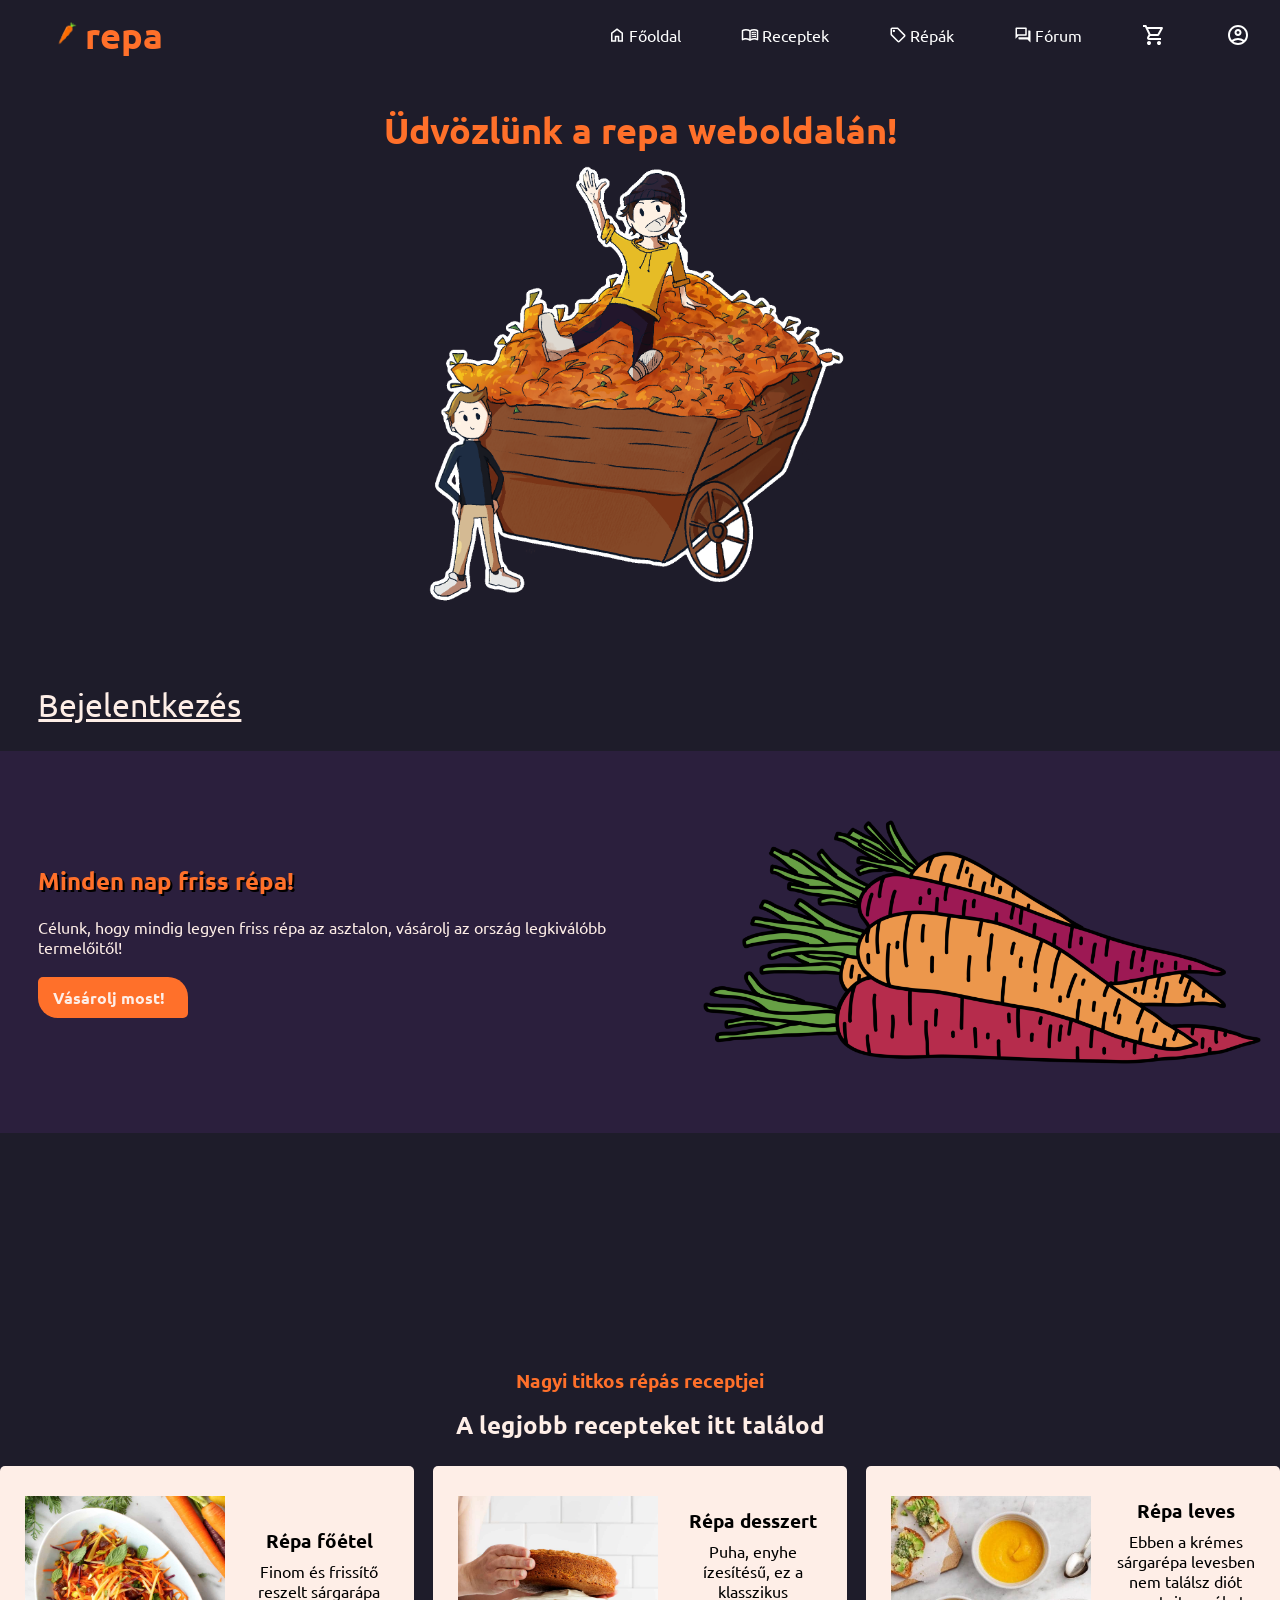
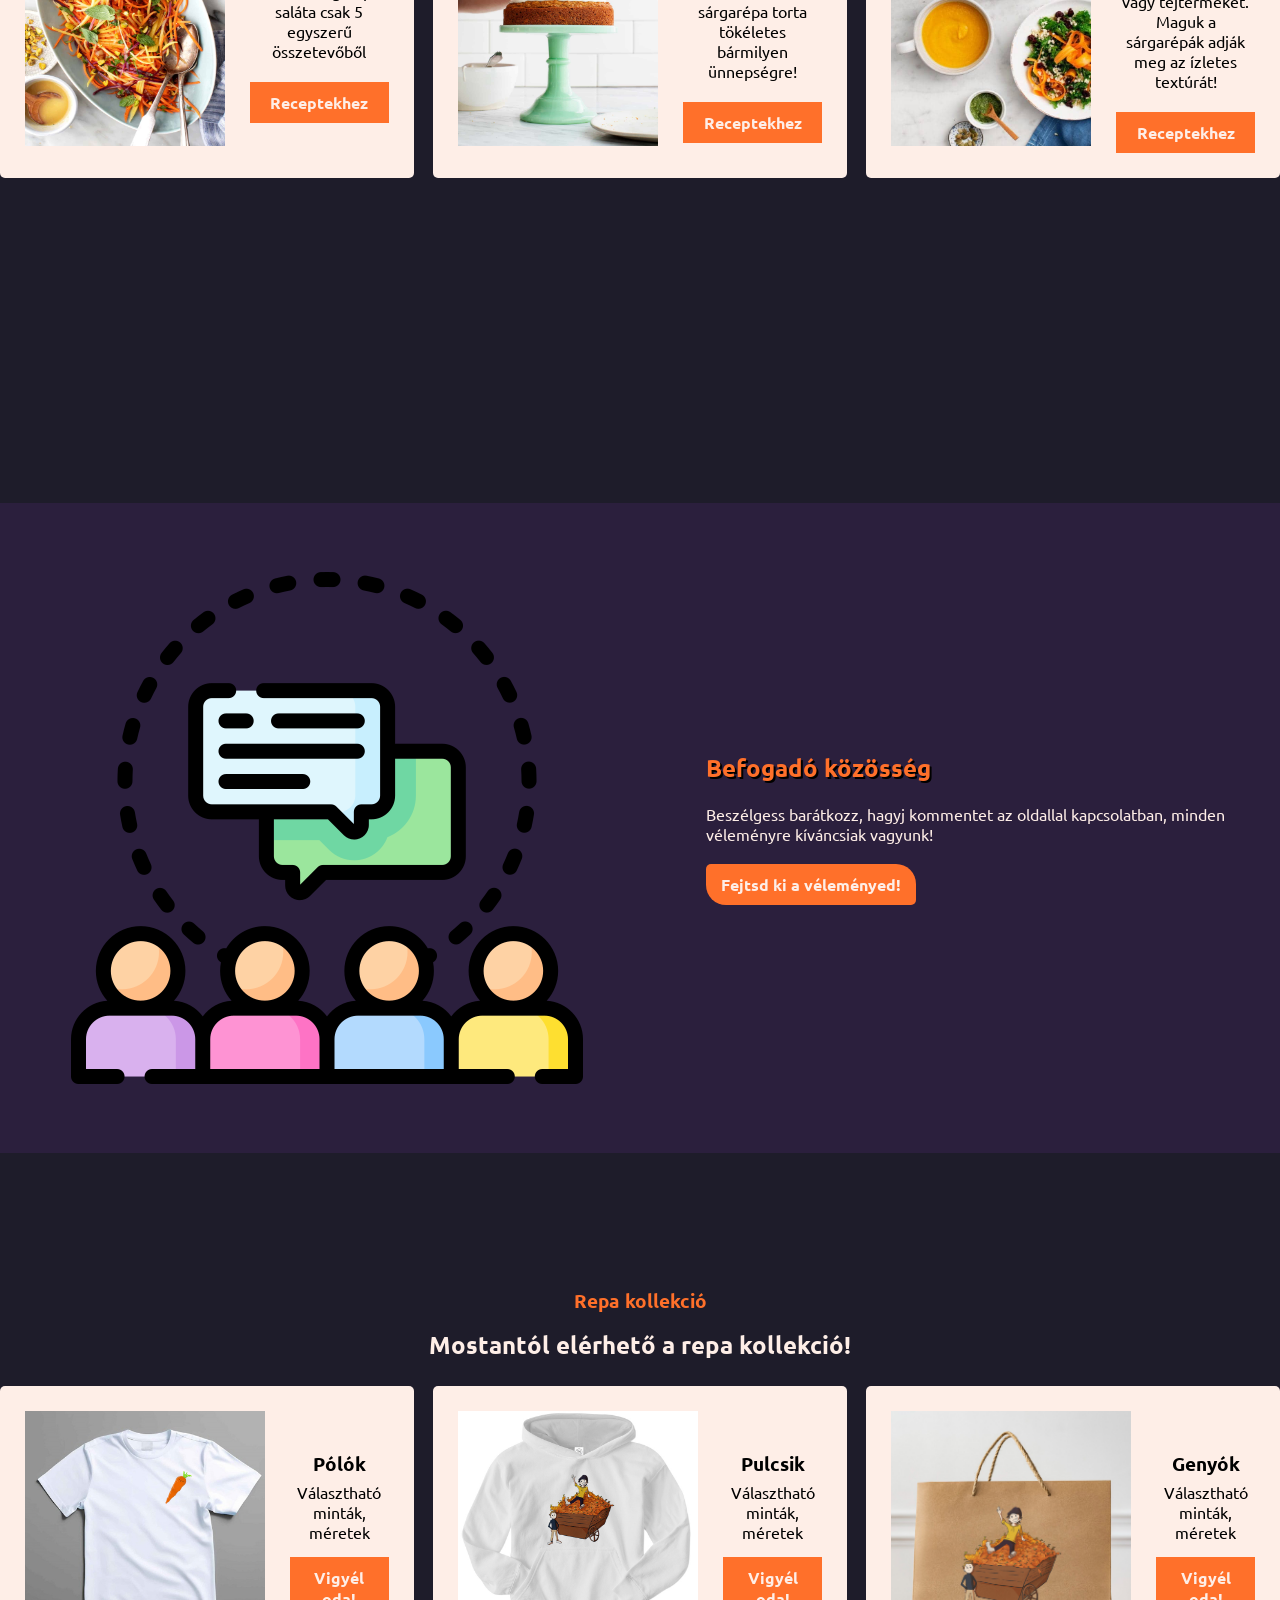
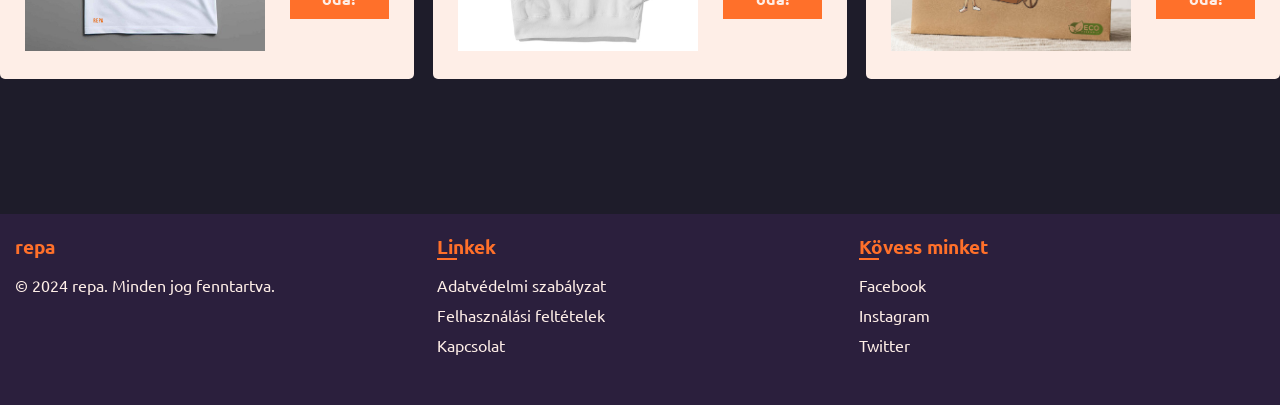
<file: index.html>
<!DOCTYPE html>
<html lang="hu">
<head>
    <meta charset="UTF-8">
    <meta name="viewport" content="width=device-width, initial-scale=1.0">
    <link rel="icon" href="rootimg/favicon.png">
    <title>repa | Az ország legjobb répa boltja</title>

    <!-- JAVASCRIPT LINKS -->
    <script src="rootjs/navbar.js"></script>

    <!--  CSS LINKS -->
    <link rel="stylesheet" href="rootcss/footer.css">
    <link rel="stylesheet" href="rootcss/nav.css">
    <link rel="stylesheet" href="rootcss/root.css">
    <link rel="stylesheet" href="index/css/index.css">

    <!-- FONTS -->
    <link rel="preconnect" href="https://fonts.googleapis.com">
    <link rel="preconnect" href="https://fonts.gstatic.com" crossorigin>
    <link href="https://fonts.googleapis.com/css2?family=Ubuntu:ital,wght@0,300;0,400;0,500;0,700;1,300;1,400;1,500;1,700&display=swap" rel="stylesheet">
</head>
<body>


    <!-- NAVBAR, SIDEBAR -->


    <nav>
        <ul class="sidebar">
            <li onclick="hideSidebar()"><a href="#" id="sidebar-close"><svg xmlns="http://www.w3.org/2000/svg" height="24" viewBox="0 -960 960 960" width="24"><path d="m256-200-56-56 224-224-224-224 56-56 224 224 224-224 56 56-224 224 224 224-56 56-224-224-224 224Z"/></svg></a></li>
            <li><a href="index.html"><svg xmlns="http://www.w3.org/2000/svg" height="24" viewBox="0 -960 960 960" width="18"><path d="M240-200h120v-240h240v240h120v-360L480-740 240-560v360Zm-80 80v-480l320-240 320 240v480H520v-240h-80v240H160Zm320-350Z"/></svg>  
                Főoldal</a></li>
            <li><a href="recipe.html"><svg xmlns="http://www.w3.org/2000/svg" height="24" viewBox="0 -960 960 960" width="24"><path d="M560-564v-68q33-14 67.5-21t72.5-7q26 0 51 4t49 10v64q-24-9-48.5-13.5T700-600q-38 0-73 9.5T560-564Zm0 220v-68q33-14 67.5-21t72.5-7q26 0 51 4t49 10v64q-24-9-48.5-13.5T700-380q-38 0-73 9t-67 27Zm0-110v-68q33-14 67.5-21t72.5-7q26 0 51 4t49 10v64q-24-9-48.5-13.5T700-490q-38 0-73 9.5T560-454ZM260-320q47 0 91.5 10.5T440-278v-394q-41-24-87-36t-93-12q-36 0-71.5 7T120-692v396q35-12 69.5-18t70.5-6Zm260 42q44-21 88.5-31.5T700-320q36 0 70.5 6t69.5 18v-396q-33-14-68.5-21t-71.5-7q-47 0-93 12t-87 36v394Zm-40 118q-48-38-104-59t-116-21q-42 0-82.5 11T100-198q-21 11-40.5-1T40-234v-482q0-11 5.5-21T62-752q46-24 96-36t102-12q58 0 113.5 15T480-740q51-30 106.5-45T700-800q52 0 102 12t96 36q11 5 16.5 15t5.5 21v482q0 23-19.5 35t-40.5 1q-37-20-77.5-31T700-240q-60 0-116 21t-104 59ZM280-494Z"/></svg>
                Receptek</a></li>
            <li><a href="shopfront.html"><svg xmlns="http://www.w3.org/2000/svg" height="24" viewBox="0 -960 960 960" width="24"><path d="M570-104q-23 23-57 23t-57-23L104-456q-11-11-17.5-26T80-514v-286q0-33 23.5-56.5T160-880h286q17 0 32 6.5t26 17.5l352 353q23 23 23 56.5T856-390L570-104Zm-57-56 286-286-353-354H160v286l353 354ZM260-640q25 0 42.5-17.5T320-700q0-25-17.5-42.5T260-760q-25 0-42.5 17.5T200-700q0 25 17.5 42.5T260-640ZM160-800Z"/></svg>
                Répák</a></li>
            <li><a href="forum.html"><svg xmlns="http://www.w3.org/2000/svg" height="24" viewBox="0 -960 960 960" width="24"><path d="M280-240q-17 0-28.5-11.5T240-280v-80h520v-360h80q17 0 28.5 11.5T880-680v600L720-240H280ZM80-280v-560q0-17 11.5-28.5T120-880h520q17 0 28.5 11.5T680-840v360q0 17-11.5 28.5T640-440H240L80-280Zm520-240v-280H160v280h440Zm-440 0v-280 280Z"/></svg>
                Fórum</a></li>
            <li><a href="basket.html" id="sidebasket"><svg xmlns="http://www.w3.org/2000/svg" height="24" viewBox="0 -960 960 960" width="24"><path d="M280-80q-33 0-56.5-23.5T200-160q0-33 23.5-56.5T280-240q33 0 56.5 23.5T360-160q0 33-23.5 56.5T280-80Zm400 0q-33 0-56.5-23.5T600-160q0-33 23.5-56.5T680-240q33 0 56.5 23.5T760-160q0 33-23.5 56.5T680-80ZM246-720l96 200h280l110-200H246Zm-38-80h590q23 0 35 20.5t1 41.5L692-482q-11 20-29.5 31T622-440H324l-44 80h480v80H280q-45 0-68-39.5t-2-78.5l54-98-144-304H40v-80h130l38 80Zm134 280h280-280Z"/></svg>
                Kosár</a></li>
            <li><a href="profile.html" id="sideprofile"><svg xmlns="http://www.w3.org/2000/svg" height="24" viewBox="0 -960 960 960" width="24"><path d="M234-276q51-39 114-61.5T480-360q69 0 132 22.5T726-276q35-41 54.5-93T800-480q0-133-93.5-226.5T480-800q-133 0-226.5 93.5T160-480q0 59 19.5 111t54.5 93Zm246-164q-59 0-99.5-40.5T340-580q0-59 40.5-99.5T480-720q59 0 99.5 40.5T620-580q0 59-40.5 99.5T480-440Zm0 360q-83 0-156-31.5T197-197q-54-54-85.5-127T80-480q0-83 31.5-156T197-763q54-54 127-85.5T480-880q83 0 156 31.5T763-763q54 54 85.5 127T880-480q0 83-31.5 156T763-197q-54 54-127 85.5T480-80Zm0-80q53 0 100-15.5t86-44.5q-39-29-86-44.5T480-280q-53 0-100 15.5T294-220q39 29 86 44.5T480-160Zm0-360q26 0 43-17t17-43q0-26-17-43t-43-17q-26 0-43 17t-17 43q0 26 17 43t43 17Zm0-60Zm0 360Z"/></svg>
                Profil</a></li>
        </ul>
        <ul>
            <li>
                <a id="nav-logo" href="index.html"><img src="rootimg/favicon2.png" alt="" id="logo-img">repa</a>
            </li>
            <li><a href="index.html" class="hideOnMobile"><svg xmlns="http://www.w3.org/2000/svg" height="24" viewBox="0 -960 960 960" width="18"><path d="M240-200h120v-240h240v240h120v-360L480-740 240-560v360Zm-80 80v-480l320-240 320 240v480H520v-240h-80v240H160Zm320-350Z"/></svg>  
                Főoldal</a></li>
            <li><a href="recipe.html" class="hideOnMobile"><svg xmlns="http://www.w3.org/2000/svg" height="24" viewBox="0 -960 960 960" width="24"><path d="M560-564v-68q33-14 67.5-21t72.5-7q26 0 51 4t49 10v64q-24-9-48.5-13.5T700-600q-38 0-73 9.5T560-564Zm0 220v-68q33-14 67.5-21t72.5-7q26 0 51 4t49 10v64q-24-9-48.5-13.5T700-380q-38 0-73 9t-67 27Zm0-110v-68q33-14 67.5-21t72.5-7q26 0 51 4t49 10v64q-24-9-48.5-13.5T700-490q-38 0-73 9.5T560-454ZM260-320q47 0 91.5 10.5T440-278v-394q-41-24-87-36t-93-12q-36 0-71.5 7T120-692v396q35-12 69.5-18t70.5-6Zm260 42q44-21 88.5-31.5T700-320q36 0 70.5 6t69.5 18v-396q-33-14-68.5-21t-71.5-7q-47 0-93 12t-87 36v394Zm-40 118q-48-38-104-59t-116-21q-42 0-82.5 11T100-198q-21 11-40.5-1T40-234v-482q0-11 5.5-21T62-752q46-24 96-36t102-12q58 0 113.5 15T480-740q51-30 106.5-45T700-800q52 0 102 12t96 36q11 5 16.5 15t5.5 21v482q0 23-19.5 35t-40.5 1q-37-20-77.5-31T700-240q-60 0-116 21t-104 59ZM280-494Z"/></svg>
                Receptek</a></li>
            <li><a href="shopfront.html" class="hideOnMobile"><svg xmlns="http://www.w3.org/2000/svg" height="24" viewBox="0 -960 960 960" width="24"><path d="M570-104q-23 23-57 23t-57-23L104-456q-11-11-17.5-26T80-514v-286q0-33 23.5-56.5T160-880h286q17 0 32 6.5t26 17.5l352 353q23 23 23 56.5T856-390L570-104Zm-57-56 286-286-353-354H160v286l353 354ZM260-640q25 0 42.5-17.5T320-700q0-25-17.5-42.5T260-760q-25 0-42.5 17.5T200-700q0 25 17.5 42.5T260-640ZM160-800Z"/></svg>
                Répák</a></li>
            <li><a href="forum.html" class="hideOnMobile"><svg xmlns="http://www.w3.org/2000/svg" height="24" viewBox="0 -960 960 960" width="24"><path d="M280-240q-17 0-28.5-11.5T240-280v-80h520v-360h80q17 0 28.5 11.5T880-680v600L720-240H280ZM80-280v-560q0-17 11.5-28.5T120-880h520q17 0 28.5 11.5T680-840v360q0 17-11.5 28.5T640-440H240L80-280Zm520-240v-280H160v280h440Zm-440 0v-280 280Z"/></svg>
                Fórum</a></li>
            <li><a href="basket.html" class="hideOnMobile" id="basket"><svg xmlns="http://www.w3.org/2000/svg" height="24" viewBox="0 -960 960 960" width="24"><path d="M280-80q-33 0-56.5-23.5T200-160q0-33 23.5-56.5T280-240q33 0 56.5 23.5T360-160q0 33-23.5 56.5T280-80Zm400 0q-33 0-56.5-23.5T600-160q0-33 23.5-56.5T680-240q33 0 56.5 23.5T760-160q0 33-23.5 56.5T680-80ZM246-720l96 200h280l110-200H246Zm-38-80h590q23 0 35 20.5t1 41.5L692-482q-11 20-29.5 31T622-440H324l-44 80h480v80H280q-45 0-68-39.5t-2-78.5l54-98-144-304H40v-80h130l38 80Zm134 280h280-280Z"/></svg></a></li>
            <li><a href="profile.html" class="hideOnMobile" id="profile"><svg xmlns="http://www.w3.org/2000/svg" height="24" viewBox="0 -960 960 960" width="24"><path d="M234-276q51-39 114-61.5T480-360q69 0 132 22.5T726-276q35-41 54.5-93T800-480q0-133-93.5-226.5T480-800q-133 0-226.5 93.5T160-480q0 59 19.5 111t54.5 93Zm246-164q-59 0-99.5-40.5T340-580q0-59 40.5-99.5T480-720q59 0 99.5 40.5T620-580q0 59-40.5 99.5T480-440Zm0 360q-83 0-156-31.5T197-197q-54-54-85.5-127T80-480q0-83 31.5-156T197-763q54-54 127-85.5T480-880q83 0 156 31.5T763-763q54 54 85.5 127T880-480q0 83-31.5 156T763-197q-54 54-127 85.5T480-80Zm0-80q53 0 100-15.5t86-44.5q-39-29-86-44.5T480-280q-53 0-100 15.5T294-220q39 29 86 44.5T480-160Zm0-360q26 0 43-17t17-43q0-26-17-43t-43-17q-26 0-43 17t-17 43q0 26 17 43t43 17Zm0-60Zm0 360Z"/></svg></a></li>
            <li class="menu-button" onclick="showSidebar()"><a href="#"><svg xmlns="http://www.w3.org/2000/svg" height="24" viewBox="0 -960 960 960" width="24"><path d="M120-240v-80h720v80H120Zm0-200v-80h720v80H120Zm0-200v-80h720v80H120Z"/></svg></a></li>
        </ul>
    </nav>

    <!-- WELCOME -->

    <section class="welcome-wrapper">
        <h1>Üdvözlünk a repa weboldalán!</h1>
        <img src="index/img/bannerlogo2.png" alt="welcome">
    </section>

    <a href="login.html" class="login-link">Bejelentkezés</a>


    <!-- STORE BANNER -->

     <section class="wrapper">
        <div class="text">
            <h1>Minden nap friss répa!</h1>
            <p>Célunk, hogy mindig legyen friss répa az asztalon, vásárolj az ország legkiválóbb termelőitől!</p>
            <a href="shopfront.html">Vásárolj most!</a>
        </div>
        <div class="banner-img">
            <img src="index/img/store_banner.webp" alt="banner">
        </div>
     </section>

     <!-- RECIPES -->

     <div class="recipes-wrapper">
        <h3>Nagyi titkos répás receptjei</h3>
        <h2>A legjobb recepteket itt találod</h2>
        <div class="recipes">
            <article class="recipes-img-div">
                <div>
                    <img src="index/img/carrot-salad.jpg" alt="salata">
                </div>
                <div>
                    <h3>Répa főétel</h3>
                    <p>Finom és frissítő reszelt sárgarápa saláta csak 5 egyszerű összetevőből</p>
                    <a href="recipe.html">Receptekhez</a>
                </div>
            </article>
            <article class="recipes-img-div">
                <div>
                    <img src="index/img/carrot-cake.jpg" alt="torta">
                </div>
                <div>
                    <h3>Répa desszert</h3>
                    <p>Puha, enyhe ízesítésű, ez a klasszikus sárgarépa torta tökéletes bármilyen ünnepségre!</p>
                    <a href="recipe.html">Receptekhez</a>
                </div>
            </article>
            <article class="recipes-img-div"> 
                <div>
                    <img src="index/img/carrot-soup.jpg" alt="leves">
                </div>
                <div>
                    <h3>Répa leves</h3>
                    <p>Ebben a krémes sárgarépa levesben nem találsz diót vagy tejterméket. Maguk a sárgarépák adják meg az ízletes textúrát!</p>
                    <a href="recipe.html">Receptekhez</a>
                </div>
            </article>
         </div>
     </div>
     
     <!-- FORUM BANNER -->

     <section class="wrapper" id="forum-wrapper">
        <div class="banner-img" id="forum-img">
            <img src="index/img/forum.png" alt="forum">
        </div>
        <div class="text">
            <h1>Befogadó közösség</h1>
            <p>Beszélgess barátkozz, hagyj kommentet az oldallal kapcsolatban, minden véleményre kíváncsiak vagyunk!</p>
            <a href="forum.html">Fejtsd ki a véleményed!</a>
        </div>
     </section>

     <!-- MERCH -->

     <div class="recipes-wrapper">
        <h3>Repa kollekció</h3>
        <h2>Mostantól elérhető a repa kollekció!</h2>
        <div class="recipes">
            <article class="recipes-img-div">
                <div>
                    <img src="merch/img/logotshirt.jpg" class="merch" alt="polo">
                </div>
                <div>
                    <h3>Pólók</h3>
                    <p>Választható minták, méretek</p>
                    <a href="merch.html">Vigyél oda!</a>
                </div>
            </article>
            <article class="recipes-img-div">
                <div>
                    <img src="merch/img/illustrationhoodie.jpg" class="merch" alt="pulcsi">
                </div>
                <div>
                    <h3>Pulcsik</h3>
                    <p>Választható minták, méretek</p>
                    <a href="merch.html">Vigyél oda!</a>
                </div>
            </article>
            <article class="recipes-img-div"> 
                <div>
                    <img src="merch/img/illustrationbag.jpg" class="merch" alt="zacsko">
                </div>
                <div>
                    <h3>Genyók</h3>
                    <p>Választható minták, méretek</p>
                    <a href="merch.html">Vigyél oda!</a>
                </div>
            </article>
         </div>
     </div>

     <!-- FOOTER -->

     <footer>
        <div class="footer-container">
            <div class="footer-section">
                <h3>repa</h3>
                <p>&copy; 2024 repa. Minden jog fenntartva.</p>
            </div>
            <div class="footer-section">
                <h3>Linkek</h3>
                <ul>
                    <li><a href="aszf.html">Adatvédelmi szabályzat</a></li>
                    <li><a href="ff.html">Felhasználási feltételek</a></li>
                    <li><a href="undermaintenence.html">Kapcsolat</a></li>
                </ul>
            </div>
            <div class="footer-section">
                <h3>Kövess minket</h3>
                <ul>
                    <li><a href="undermaintenence.html">Facebook</a></li>
                    <li><a href="undermaintenence.html">Instagram</a></li>
                    <li><a href="undermaintenence.html">Twitter</a></li>
                </ul>
            </div>
        </div>
    </footer>

</body>
</html>
</file>
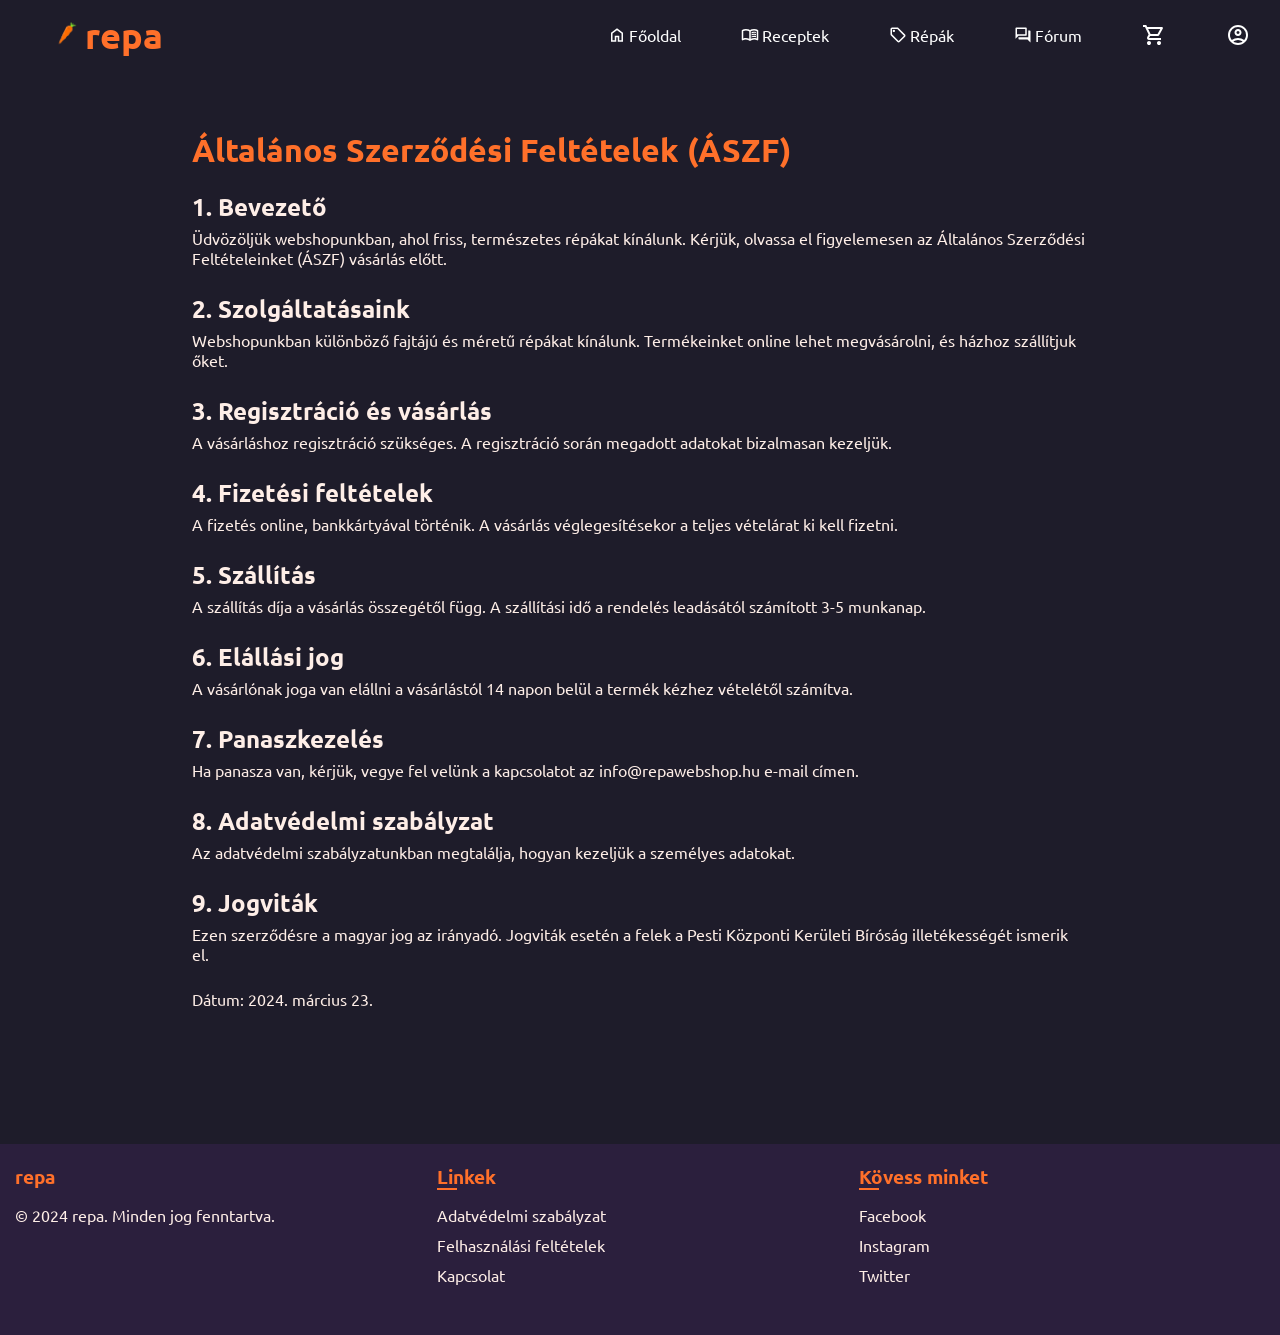
<file: aszf.html>
<!DOCTYPE html>
<html lang="hu">
<head>
    <meta charset="UTF-8">
    <meta name="viewport" content="width=device-width, initial-scale=1.0">
    <link rel="icon" href="rootimg/favicon.png">
    <title>repa | ÁSZF</title>

     <!-- JAVASCRIPT LINKS -->
     <script src="rootjs/navbar.js"></script>

     <!--  CSS LINKS -->
     <link rel="stylesheet" href="rootcss/footer.css">
     <link rel="stylesheet" href="rootcss/nav.css">
     <link rel="stylesheet" href="rootcss/root.css">
     <link rel="stylesheet" href="misc/ASZF/css/aszf.css">
 
     <!-- FONTS -->
     <link rel="preconnect" href="https://fonts.googleapis.com">
     <link rel="preconnect" href="https://fonts.gstatic.com" crossorigin>
     <link href="https://fonts.googleapis.com/css2?family=Ubuntu:ital,wght@0,300;0,400;0,500;0,700;1,300;1,400;1,500;1,700&display=swap" rel="stylesheet">
</head>
<body>
    <!-- NAVBAR, SIDEBAR -->


    <nav>
        <ul class="sidebar">
            <li onclick="hideSidebar()"><a href="#" id="sidebar-close"><svg xmlns="http://www.w3.org/2000/svg" height="24" viewBox="0 -960 960 960" width="24"><path d="m256-200-56-56 224-224-224-224 56-56 224 224 224-224 56 56-224 224 224 224-56 56-224-224-224 224Z"/></svg></a></li>
            <li><a href="index.html"><svg xmlns="http://www.w3.org/2000/svg" height="24" viewBox="0 -960 960 960" width="18"><path d="M240-200h120v-240h240v240h120v-360L480-740 240-560v360Zm-80 80v-480l320-240 320 240v480H520v-240h-80v240H160Zm320-350Z"/></svg>  
                Főoldal</a></li>
            <li><a href="recipe.html"><svg xmlns="http://www.w3.org/2000/svg" height="24" viewBox="0 -960 960 960" width="24"><path d="M560-564v-68q33-14 67.5-21t72.5-7q26 0 51 4t49 10v64q-24-9-48.5-13.5T700-600q-38 0-73 9.5T560-564Zm0 220v-68q33-14 67.5-21t72.5-7q26 0 51 4t49 10v64q-24-9-48.5-13.5T700-380q-38 0-73 9t-67 27Zm0-110v-68q33-14 67.5-21t72.5-7q26 0 51 4t49 10v64q-24-9-48.5-13.5T700-490q-38 0-73 9.5T560-454ZM260-320q47 0 91.5 10.5T440-278v-394q-41-24-87-36t-93-12q-36 0-71.5 7T120-692v396q35-12 69.5-18t70.5-6Zm260 42q44-21 88.5-31.5T700-320q36 0 70.5 6t69.5 18v-396q-33-14-68.5-21t-71.5-7q-47 0-93 12t-87 36v394Zm-40 118q-48-38-104-59t-116-21q-42 0-82.5 11T100-198q-21 11-40.5-1T40-234v-482q0-11 5.5-21T62-752q46-24 96-36t102-12q58 0 113.5 15T480-740q51-30 106.5-45T700-800q52 0 102 12t96 36q11 5 16.5 15t5.5 21v482q0 23-19.5 35t-40.5 1q-37-20-77.5-31T700-240q-60 0-116 21t-104 59ZM280-494Z"/></svg>
                Receptek</a></li>
            <li><a href="shopfront.html"><svg xmlns="http://www.w3.org/2000/svg" height="24" viewBox="0 -960 960 960" width="24"><path d="M570-104q-23 23-57 23t-57-23L104-456q-11-11-17.5-26T80-514v-286q0-33 23.5-56.5T160-880h286q17 0 32 6.5t26 17.5l352 353q23 23 23 56.5T856-390L570-104Zm-57-56 286-286-353-354H160v286l353 354ZM260-640q25 0 42.5-17.5T320-700q0-25-17.5-42.5T260-760q-25 0-42.5 17.5T200-700q0 25 17.5 42.5T260-640ZM160-800Z"/></svg>
                Répák</a></li>
            <li><a href="forum.html"><svg xmlns="http://www.w3.org/2000/svg" height="24" viewBox="0 -960 960 960" width="24"><path d="M280-240q-17 0-28.5-11.5T240-280v-80h520v-360h80q17 0 28.5 11.5T880-680v600L720-240H280ZM80-280v-560q0-17 11.5-28.5T120-880h520q17 0 28.5 11.5T680-840v360q0 17-11.5 28.5T640-440H240L80-280Zm520-240v-280H160v280h440Zm-440 0v-280 280Z"/></svg>
                Fórum</a></li>
            <li><a href="basket.html" id="sidebasket"><svg xmlns="http://www.w3.org/2000/svg" height="24" viewBox="0 -960 960 960" width="24"><path d="M280-80q-33 0-56.5-23.5T200-160q0-33 23.5-56.5T280-240q33 0 56.5 23.5T360-160q0 33-23.5 56.5T280-80Zm400 0q-33 0-56.5-23.5T600-160q0-33 23.5-56.5T680-240q33 0 56.5 23.5T760-160q0 33-23.5 56.5T680-80ZM246-720l96 200h280l110-200H246Zm-38-80h590q23 0 35 20.5t1 41.5L692-482q-11 20-29.5 31T622-440H324l-44 80h480v80H280q-45 0-68-39.5t-2-78.5l54-98-144-304H40v-80h130l38 80Zm134 280h280-280Z"/></svg>
                Kosár</a></li>
            <li><a href="profile.html" id="sideprofile"><svg xmlns="http://www.w3.org/2000/svg" height="24" viewBox="0 -960 960 960" width="24"><path d="M234-276q51-39 114-61.5T480-360q69 0 132 22.5T726-276q35-41 54.5-93T800-480q0-133-93.5-226.5T480-800q-133 0-226.5 93.5T160-480q0 59 19.5 111t54.5 93Zm246-164q-59 0-99.5-40.5T340-580q0-59 40.5-99.5T480-720q59 0 99.5 40.5T620-580q0 59-40.5 99.5T480-440Zm0 360q-83 0-156-31.5T197-197q-54-54-85.5-127T80-480q0-83 31.5-156T197-763q54-54 127-85.5T480-880q83 0 156 31.5T763-763q54 54 85.5 127T880-480q0 83-31.5 156T763-197q-54 54-127 85.5T480-80Zm0-80q53 0 100-15.5t86-44.5q-39-29-86-44.5T480-280q-53 0-100 15.5T294-220q39 29 86 44.5T480-160Zm0-360q26 0 43-17t17-43q0-26-17-43t-43-17q-26 0-43 17t-17 43q0 26 17 43t43 17Zm0-60Zm0 360Z"/></svg>
                Profil</a></li>
        </ul>
        <ul>
            <li>
                <a id="nav-logo" href="index.html"><img src="rootimg/favicon2.png" alt="" id="logo-img">repa</a>
            </li>
            <li><a href="index.html" class="hideOnMobile"><svg xmlns="http://www.w3.org/2000/svg" height="24" viewBox="0 -960 960 960" width="18"><path d="M240-200h120v-240h240v240h120v-360L480-740 240-560v360Zm-80 80v-480l320-240 320 240v480H520v-240h-80v240H160Zm320-350Z"/></svg>  
                Főoldal</a></li>
            <li><a href="recipe.html" class="hideOnMobile"><svg xmlns="http://www.w3.org/2000/svg" height="24" viewBox="0 -960 960 960" width="24"><path d="M560-564v-68q33-14 67.5-21t72.5-7q26 0 51 4t49 10v64q-24-9-48.5-13.5T700-600q-38 0-73 9.5T560-564Zm0 220v-68q33-14 67.5-21t72.5-7q26 0 51 4t49 10v64q-24-9-48.5-13.5T700-380q-38 0-73 9t-67 27Zm0-110v-68q33-14 67.5-21t72.5-7q26 0 51 4t49 10v64q-24-9-48.5-13.5T700-490q-38 0-73 9.5T560-454ZM260-320q47 0 91.5 10.5T440-278v-394q-41-24-87-36t-93-12q-36 0-71.5 7T120-692v396q35-12 69.5-18t70.5-6Zm260 42q44-21 88.5-31.5T700-320q36 0 70.5 6t69.5 18v-396q-33-14-68.5-21t-71.5-7q-47 0-93 12t-87 36v394Zm-40 118q-48-38-104-59t-116-21q-42 0-82.5 11T100-198q-21 11-40.5-1T40-234v-482q0-11 5.5-21T62-752q46-24 96-36t102-12q58 0 113.5 15T480-740q51-30 106.5-45T700-800q52 0 102 12t96 36q11 5 16.5 15t5.5 21v482q0 23-19.5 35t-40.5 1q-37-20-77.5-31T700-240q-60 0-116 21t-104 59ZM280-494Z"/></svg>
                Receptek</a></li>
            <li><a href="shopfront.html" class="hideOnMobile"><svg xmlns="http://www.w3.org/2000/svg" height="24" viewBox="0 -960 960 960" width="24"><path d="M570-104q-23 23-57 23t-57-23L104-456q-11-11-17.5-26T80-514v-286q0-33 23.5-56.5T160-880h286q17 0 32 6.5t26 17.5l352 353q23 23 23 56.5T856-390L570-104Zm-57-56 286-286-353-354H160v286l353 354ZM260-640q25 0 42.5-17.5T320-700q0-25-17.5-42.5T260-760q-25 0-42.5 17.5T200-700q0 25 17.5 42.5T260-640ZM160-800Z"/></svg>
                Répák</a></li>
            <li><a href="forum.html" class="hideOnMobile"><svg xmlns="http://www.w3.org/2000/svg" height="24" viewBox="0 -960 960 960" width="24"><path d="M280-240q-17 0-28.5-11.5T240-280v-80h520v-360h80q17 0 28.5 11.5T880-680v600L720-240H280ZM80-280v-560q0-17 11.5-28.5T120-880h520q17 0 28.5 11.5T680-840v360q0 17-11.5 28.5T640-440H240L80-280Zm520-240v-280H160v280h440Zm-440 0v-280 280Z"/></svg>
                Fórum</a></li>
            <li><a href="basket.html" class="hideOnMobile" id="basket"><svg xmlns="http://www.w3.org/2000/svg" height="24" viewBox="0 -960 960 960" width="24"><path d="M280-80q-33 0-56.5-23.5T200-160q0-33 23.5-56.5T280-240q33 0 56.5 23.5T360-160q0 33-23.5 56.5T280-80Zm400 0q-33 0-56.5-23.5T600-160q0-33 23.5-56.5T680-240q33 0 56.5 23.5T760-160q0 33-23.5 56.5T680-80ZM246-720l96 200h280l110-200H246Zm-38-80h590q23 0 35 20.5t1 41.5L692-482q-11 20-29.5 31T622-440H324l-44 80h480v80H280q-45 0-68-39.5t-2-78.5l54-98-144-304H40v-80h130l38 80Zm134 280h280-280Z"/></svg></a></li>
            <li><a href="profile.html" class="hideOnMobile" id="profile"><svg xmlns="http://www.w3.org/2000/svg" height="24" viewBox="0 -960 960 960" width="24"><path d="M234-276q51-39 114-61.5T480-360q69 0 132 22.5T726-276q35-41 54.5-93T800-480q0-133-93.5-226.5T480-800q-133 0-226.5 93.5T160-480q0 59 19.5 111t54.5 93Zm246-164q-59 0-99.5-40.5T340-580q0-59 40.5-99.5T480-720q59 0 99.5 40.5T620-580q0 59-40.5 99.5T480-440Zm0 360q-83 0-156-31.5T197-197q-54-54-85.5-127T80-480q0-83 31.5-156T197-763q54-54 127-85.5T480-880q83 0 156 31.5T763-763q54 54 85.5 127T880-480q0 83-31.5 156T763-197q-54 54-127 85.5T480-80Zm0-80q53 0 100-15.5t86-44.5q-39-29-86-44.5T480-280q-53 0-100 15.5T294-220q39 29 86 44.5T480-160Zm0-360q26 0 43-17t17-43q0-26-17-43t-43-17q-26 0-43 17t-17 43q0 26 17 43t43 17Zm0-60Zm0 360Z"/></svg></a></li>
            <li class="menu-button" onclick="showSidebar()"><a href="#"><svg xmlns="http://www.w3.org/2000/svg" height="24" viewBox="0 -960 960 960" width="24"><path d="M120-240v-80h720v80H120Zm0-200v-80h720v80H120Zm0-200v-80h720v80H120Z"/></svg></a></li>
        </ul>
    </nav>

    <div class="wrapper">
        <h1>Általános Szerződési Feltételek (ÁSZF)</h1>

        <h2>1. Bevezető</h2>
        <p>Üdvözöljük webshopunkban, ahol friss, természetes répákat kínálunk. Kérjük, olvassa el figyelemesen az Általános Szerződési Feltételeinket (ÁSZF) vásárlás előtt.</p>

        <h2>2. Szolgáltatásaink</h2>
        <p>Webshopunkban különböző fajtájú és méretű répákat kínálunk. Termékeinket online lehet megvásárolni, és házhoz szállítjuk őket.</p>

        <h2>3. Regisztráció és vásárlás</h2>
        <p>A vásárláshoz regisztráció szükséges. A regisztráció során megadott adatokat bizalmasan kezeljük.</p>

        <h2>4. Fizetési feltételek</h2>
        <p>A fizetés online, bankkártyával történik. A vásárlás véglegesítésekor a teljes vételárat ki kell fizetni.</p>

        <h2>5. Szállítás</h2>
        <p>A szállítás díja a vásárlás összegétől függ. A szállítási idő a rendelés leadásától számított 3-5 munkanap.</p>

        <h2>6. Elállási jog</h2>
        <p>A vásárlónak joga van elállni a vásárlástól 14 napon belül a termék kézhez vételétől számítva.</p>

        <h2>7. Panaszkezelés</h2>
        <p>Ha panasza van, kérjük, vegye fel velünk a kapcsolatot az info@repawebshop.hu e-mail címen.</p>

        <h2>8. Adatvédelmi szabályzat</h2>
        <p>Az adatvédelmi szabályzatunkban megtalálja, hogyan kezeljük a személyes adatokat.</p>

        <h2>9. Jogviták</h2>
        <p>Ezen szerződésre a magyar jog az irányadó. Jogviták esetén a felek a Pesti Központi Kerületi Bíróság illetékességét ismerik el.</p>

        <p>Dátum: 2024. március 23.</p>
    </div>
    
    <!-- FOOTER -->

    <footer>
        <div class="footer-container">
            <div class="footer-section">
                <h3>repa</h3>
                <p>&copy; 2024 repa. Minden jog fenntartva.</p>
            </div>
            <div class="footer-section">
                <h3>Linkek</h3>
                <ul>
                    <li><a href="aszf.html">Adatvédelmi szabályzat</a></li>
                    <li><a href="ff.html">Felhasználási feltételek</a></li>
                    <li><a href="undermaintenence.html">Kapcsolat</a></li>
                </ul>
            </div>
            <div class="footer-section">
                <h3>Kövess minket</h3>
                <ul>
                    <li><a href="undermaintenence.html">Facebook</a></li>
                    <li><a href="undermaintenence.html">Instagram</a></li>
                    <li><a href="undermaintenence.html">Twitter</a></li>
                </ul>
            </div>
        </div>
    </footer>
</body>
</html>
</file>
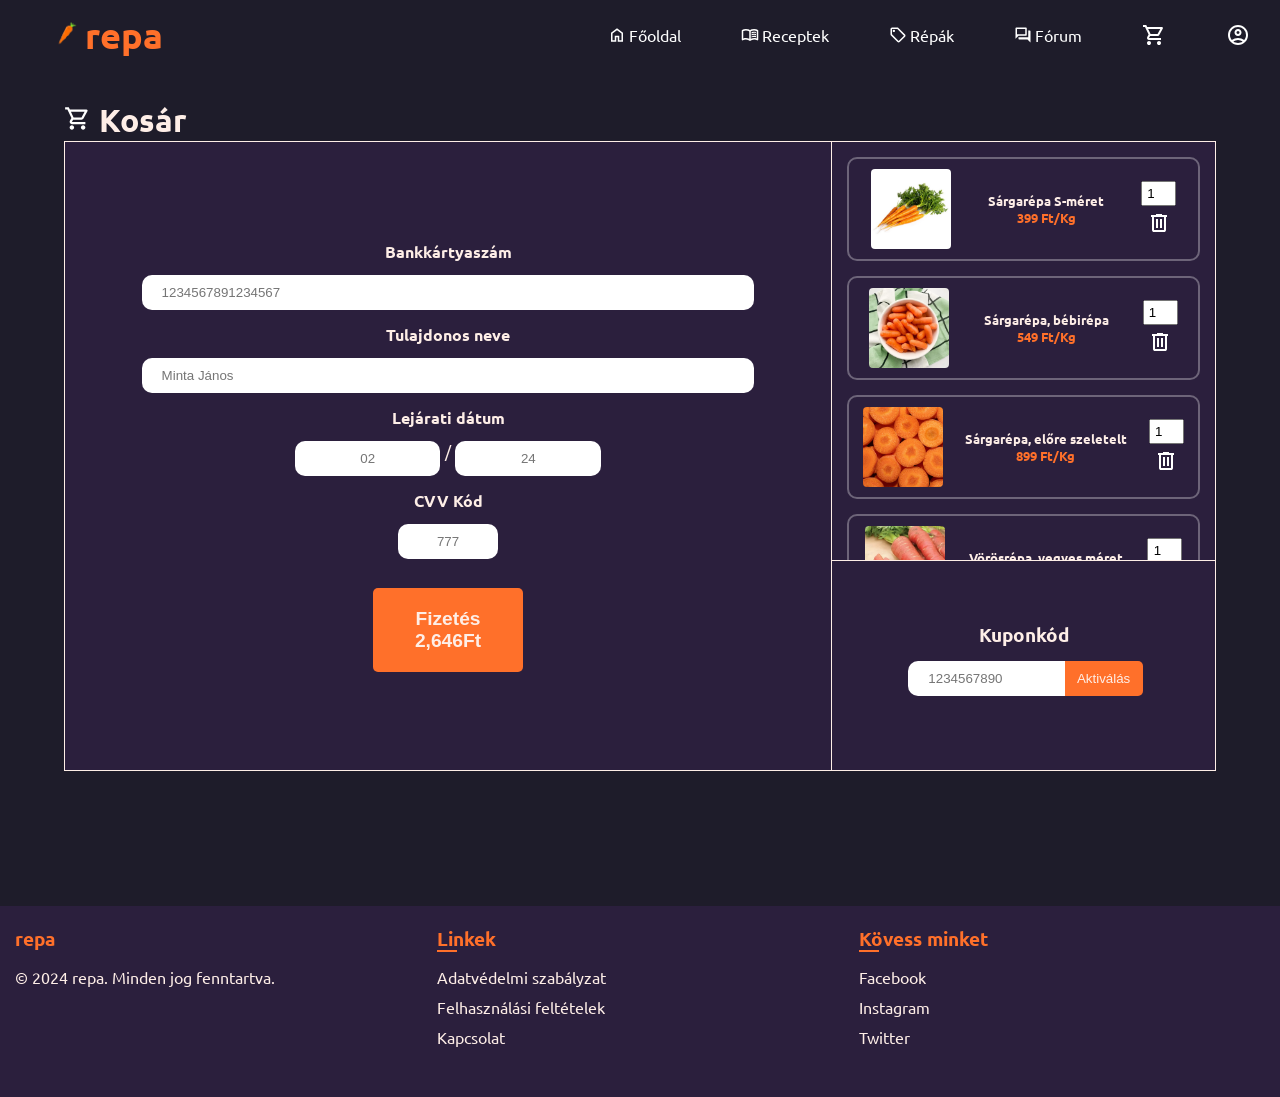
<file: basket.html>
<!DOCTYPE html>
<html lang="hu">
<head>
    <meta charset="UTF-8">
    <meta name="viewport" content="width=device-width, initial-scale=1.0">
    <link rel="icon" href="rootimg/favicon.png">

    <!-- JAVASCRIPT LINKS -->
    <script src="rootjs/navbar.js"></script>

    <!--  CSS LINKS -->
    <link rel="stylesheet" href="rootcss/footer.css">
    <link rel="stylesheet" href="rootcss/nav.css">
    <link rel="stylesheet" href="rootcss/root.css">
    <link rel="stylesheet" href="basket/css/basket.css">

    <!-- FONTS -->
    <link rel="preconnect" href="https://fonts.googleapis.com">
    <link rel="preconnect" href="https://fonts.gstatic.com" crossorigin>
    <link href="https://fonts.googleapis.com/css2?family=Ubuntu:ital,wght@0,300;0,400;0,500;0,700;1,300;1,400;1,500;1,700&display=swap" rel="stylesheet">
    <title>repa | Kosár</title>
</head>
<body>


    <!-- NAVBAR, SIDEBAR -->


    <nav>
        <ul class="sidebar">
            <li onclick="hideSidebar()"><a href="#" id="sidebar-close"><svg xmlns="http://www.w3.org/2000/svg" height="24" viewBox="0 -960 960 960" width="24"><path d="m256-200-56-56 224-224-224-224 56-56 224 224 224-224 56 56-224 224 224 224-56 56-224-224-224 224Z"/></svg></a></li>
            <li><a href="index.html"><svg xmlns="http://www.w3.org/2000/svg" height="24" viewBox="0 -960 960 960" width="18"><path d="M240-200h120v-240h240v240h120v-360L480-740 240-560v360Zm-80 80v-480l320-240 320 240v480H520v-240h-80v240H160Zm320-350Z"/></svg>  
                Főoldal</a></li>
            <li><a href="recipe.html"><svg xmlns="http://www.w3.org/2000/svg" height="24" viewBox="0 -960 960 960" width="24"><path d="M560-564v-68q33-14 67.5-21t72.5-7q26 0 51 4t49 10v64q-24-9-48.5-13.5T700-600q-38 0-73 9.5T560-564Zm0 220v-68q33-14 67.5-21t72.5-7q26 0 51 4t49 10v64q-24-9-48.5-13.5T700-380q-38 0-73 9t-67 27Zm0-110v-68q33-14 67.5-21t72.5-7q26 0 51 4t49 10v64q-24-9-48.5-13.5T700-490q-38 0-73 9.5T560-454ZM260-320q47 0 91.5 10.5T440-278v-394q-41-24-87-36t-93-12q-36 0-71.5 7T120-692v396q35-12 69.5-18t70.5-6Zm260 42q44-21 88.5-31.5T700-320q36 0 70.5 6t69.5 18v-396q-33-14-68.5-21t-71.5-7q-47 0-93 12t-87 36v394Zm-40 118q-48-38-104-59t-116-21q-42 0-82.5 11T100-198q-21 11-40.5-1T40-234v-482q0-11 5.5-21T62-752q46-24 96-36t102-12q58 0 113.5 15T480-740q51-30 106.5-45T700-800q52 0 102 12t96 36q11 5 16.5 15t5.5 21v482q0 23-19.5 35t-40.5 1q-37-20-77.5-31T700-240q-60 0-116 21t-104 59ZM280-494Z"/></svg>
                Receptek</a></li>
            <li><a href="shopfront.html"><svg xmlns="http://www.w3.org/2000/svg" height="24" viewBox="0 -960 960 960" width="24"><path d="M570-104q-23 23-57 23t-57-23L104-456q-11-11-17.5-26T80-514v-286q0-33 23.5-56.5T160-880h286q17 0 32 6.5t26 17.5l352 353q23 23 23 56.5T856-390L570-104Zm-57-56 286-286-353-354H160v286l353 354ZM260-640q25 0 42.5-17.5T320-700q0-25-17.5-42.5T260-760q-25 0-42.5 17.5T200-700q0 25 17.5 42.5T260-640ZM160-800Z"/></svg>
                Répák</a></li>
            <li><a href="forum.html"><svg xmlns="http://www.w3.org/2000/svg" height="24" viewBox="0 -960 960 960" width="24"><path d="M280-240q-17 0-28.5-11.5T240-280v-80h520v-360h80q17 0 28.5 11.5T880-680v600L720-240H280ZM80-280v-560q0-17 11.5-28.5T120-880h520q17 0 28.5 11.5T680-840v360q0 17-11.5 28.5T640-440H240L80-280Zm520-240v-280H160v280h440Zm-440 0v-280 280Z"/></svg>
                Fórum</a></li>
            <li><a href="basket.html" id="sidebasket"><svg xmlns="http://www.w3.org/2000/svg" height="24" viewBox="0 -960 960 960" width="24"><path d="M280-80q-33 0-56.5-23.5T200-160q0-33 23.5-56.5T280-240q33 0 56.5 23.5T360-160q0 33-23.5 56.5T280-80Zm400 0q-33 0-56.5-23.5T600-160q0-33 23.5-56.5T680-240q33 0 56.5 23.5T760-160q0 33-23.5 56.5T680-80ZM246-720l96 200h280l110-200H246Zm-38-80h590q23 0 35 20.5t1 41.5L692-482q-11 20-29.5 31T622-440H324l-44 80h480v80H280q-45 0-68-39.5t-2-78.5l54-98-144-304H40v-80h130l38 80Zm134 280h280-280Z"/></svg>
                Kosár</a></li>
            <li><a href="profile.html" id="sideprofile"><svg xmlns="http://www.w3.org/2000/svg" height="24" viewBox="0 -960 960 960" width="24"><path d="M234-276q51-39 114-61.5T480-360q69 0 132 22.5T726-276q35-41 54.5-93T800-480q0-133-93.5-226.5T480-800q-133 0-226.5 93.5T160-480q0 59 19.5 111t54.5 93Zm246-164q-59 0-99.5-40.5T340-580q0-59 40.5-99.5T480-720q59 0 99.5 40.5T620-580q0 59-40.5 99.5T480-440Zm0 360q-83 0-156-31.5T197-197q-54-54-85.5-127T80-480q0-83 31.5-156T197-763q54-54 127-85.5T480-880q83 0 156 31.5T763-763q54 54 85.5 127T880-480q0 83-31.5 156T763-197q-54 54-127 85.5T480-80Zm0-80q53 0 100-15.5t86-44.5q-39-29-86-44.5T480-280q-53 0-100 15.5T294-220q39 29 86 44.5T480-160Zm0-360q26 0 43-17t17-43q0-26-17-43t-43-17q-26 0-43 17t-17 43q0 26 17 43t43 17Zm0-60Zm0 360Z"/></svg>
                Profil</a></li>
        </ul>
        <ul>
            <li>
                <a id="nav-logo" href="index.html"><img src="rootimg/favicon2.png" alt="" id="logo-img">repa</a>
            </li>
            <li><a href="index.html" class="hideOnMobile"><svg xmlns="http://www.w3.org/2000/svg" height="24" viewBox="0 -960 960 960" width="18"><path d="M240-200h120v-240h240v240h120v-360L480-740 240-560v360Zm-80 80v-480l320-240 320 240v480H520v-240h-80v240H160Zm320-350Z"/></svg>  
                Főoldal</a></li>
            <li><a href="recipe.html" class="hideOnMobile"><svg xmlns="http://www.w3.org/2000/svg" height="24" viewBox="0 -960 960 960" width="24"><path d="M560-564v-68q33-14 67.5-21t72.5-7q26 0 51 4t49 10v64q-24-9-48.5-13.5T700-600q-38 0-73 9.5T560-564Zm0 220v-68q33-14 67.5-21t72.5-7q26 0 51 4t49 10v64q-24-9-48.5-13.5T700-380q-38 0-73 9t-67 27Zm0-110v-68q33-14 67.5-21t72.5-7q26 0 51 4t49 10v64q-24-9-48.5-13.5T700-490q-38 0-73 9.5T560-454ZM260-320q47 0 91.5 10.5T440-278v-394q-41-24-87-36t-93-12q-36 0-71.5 7T120-692v396q35-12 69.5-18t70.5-6Zm260 42q44-21 88.5-31.5T700-320q36 0 70.5 6t69.5 18v-396q-33-14-68.5-21t-71.5-7q-47 0-93 12t-87 36v394Zm-40 118q-48-38-104-59t-116-21q-42 0-82.5 11T100-198q-21 11-40.5-1T40-234v-482q0-11 5.5-21T62-752q46-24 96-36t102-12q58 0 113.5 15T480-740q51-30 106.5-45T700-800q52 0 102 12t96 36q11 5 16.5 15t5.5 21v482q0 23-19.5 35t-40.5 1q-37-20-77.5-31T700-240q-60 0-116 21t-104 59ZM280-494Z"/></svg>
                Receptek</a></li>
            <li><a href="shopfront.html" class="hideOnMobile"><svg xmlns="http://www.w3.org/2000/svg" height="24" viewBox="0 -960 960 960" width="24"><path d="M570-104q-23 23-57 23t-57-23L104-456q-11-11-17.5-26T80-514v-286q0-33 23.5-56.5T160-880h286q17 0 32 6.5t26 17.5l352 353q23 23 23 56.5T856-390L570-104Zm-57-56 286-286-353-354H160v286l353 354ZM260-640q25 0 42.5-17.5T320-700q0-25-17.5-42.5T260-760q-25 0-42.5 17.5T200-700q0 25 17.5 42.5T260-640ZM160-800Z"/></svg>
                Répák</a></li>
            <li><a href="forum.html" class="hideOnMobile"><svg xmlns="http://www.w3.org/2000/svg" height="24" viewBox="0 -960 960 960" width="24"><path d="M280-240q-17 0-28.5-11.5T240-280v-80h520v-360h80q17 0 28.5 11.5T880-680v600L720-240H280ZM80-280v-560q0-17 11.5-28.5T120-880h520q17 0 28.5 11.5T680-840v360q0 17-11.5 28.5T640-440H240L80-280Zm520-240v-280H160v280h440Zm-440 0v-280 280Z"/></svg>
                Fórum</a></li>
            <li><a href="basket.html" class="hideOnMobile" id="basket"><svg xmlns="http://www.w3.org/2000/svg" height="24" viewBox="0 -960 960 960" width="24"><path d="M280-80q-33 0-56.5-23.5T200-160q0-33 23.5-56.5T280-240q33 0 56.5 23.5T360-160q0 33-23.5 56.5T280-80Zm400 0q-33 0-56.5-23.5T600-160q0-33 23.5-56.5T680-240q33 0 56.5 23.5T760-160q0 33-23.5 56.5T680-80ZM246-720l96 200h280l110-200H246Zm-38-80h590q23 0 35 20.5t1 41.5L692-482q-11 20-29.5 31T622-440H324l-44 80h480v80H280q-45 0-68-39.5t-2-78.5l54-98-144-304H40v-80h130l38 80Zm134 280h280-280Z"/></svg></a></li>
            <li><a href="profile.html" class="hideOnMobile" id="profile"><svg xmlns="http://www.w3.org/2000/svg" height="24" viewBox="0 -960 960 960" width="24"><path d="M234-276q51-39 114-61.5T480-360q69 0 132 22.5T726-276q35-41 54.5-93T800-480q0-133-93.5-226.5T480-800q-133 0-226.5 93.5T160-480q0 59 19.5 111t54.5 93Zm246-164q-59 0-99.5-40.5T340-580q0-59 40.5-99.5T480-720q59 0 99.5 40.5T620-580q0 59-40.5 99.5T480-440Zm0 360q-83 0-156-31.5T197-197q-54-54-85.5-127T80-480q0-83 31.5-156T197-763q54-54 127-85.5T480-880q83 0 156 31.5T763-763q54 54 85.5 127T880-480q0 83-31.5 156T763-197q-54 54-127 85.5T480-80Zm0-80q53 0 100-15.5t86-44.5q-39-29-86-44.5T480-280q-53 0-100 15.5T294-220q39 29 86 44.5T480-160Zm0-360q26 0 43-17t17-43q0-26-17-43t-43-17q-26 0-43 17t-17 43q0 26 17 43t43 17Zm0-60Zm0 360Z"/></svg></a></li>
            <li class="menu-button" onclick="showSidebar()"><a href="#"><svg xmlns="http://www.w3.org/2000/svg" height="24" viewBox="0 -960 960 960" width="24"><path d="M120-240v-80h720v80H120Zm0-200v-80h720v80H120Zm0-200v-80h720v80H120Z"/></svg></a></li>
        </ul>
    </nav>


    <!-- 
    - BASKET
     -->
     <main>
        <h1>
            <svg xmlns="http://www.w3.org/2000/svg" height="27" viewBox="0 -960 960 960" width="27"><path d="M280-80q-33 0-56.5-23.5T200-160q0-33 23.5-56.5T280-240q33 0 56.5 23.5T360-160q0 33-23.5 56.5T280-80Zm400 0q-33 0-56.5-23.5T600-160q0-33 23.5-56.5T680-240q33 0 56.5 23.5T760-160q0 33-23.5 56.5T680-80ZM246-720l96 200h280l110-200H246Zm-38-80h590q23 0 35 20.5t1 41.5L692-482q-11 20-29.5 31T622-440H324l-44 80h480v80H280q-45 0-68-39.5t-2-78.5l54-98-144-304H40v-80h130l38 80Zm134 280h280-280Z"/></svg>
            Kosár
        </h1>
        <div class="wrapper">
            <form class="payment-container" method="POST">
                <h4>Bankkártyaszám</h4>
                <div class="cardnum">
                    <input type="text" placeholder="1234567891234567">
                </div>
                <h4>Tulajdonos neve</h4>
                <div class="cardname">
                    <input type="text" placeholder="Minta János">
                </div>
                <h4>Lejárati dátum</h4>
                <div class="expdate">
                    <input type="text" placeholder="02">
                    <p class="inline">/</p>
                    <input type="text" placeholder="24">
                </div>
                <h4>CVV Kód</h4>
                <div class="cvv">
                    <input type="text" placeholder="777">
                </div>
                <button class="pay" type="submit">Fizetés <span>2,646Ft</span></button>
            </form>
            <div class="items-container">
                <div class="item">
                    <img src="basket/img/product6.jpg" alt="product">
                    <div class="text-container">
                        <h5>Sárgarépa S-méret</h5>
                        <h5 class="item-price">399 Ft/Kg</h5>
                    </div>
                    <div>
                        <input type="number" value="1">
                        <a href="#"><svg xmlns="http://www.w3.org/2000/svg" height="24" viewBox="0 -960 960 960" width="24"><path d="M280-120q-33 0-56.5-23.5T200-200v-520h-40v-80h200v-40h240v40h200v80h-40v520q0 33-23.5 56.5T680-120H280Zm400-600H280v520h400v-520ZM360-280h80v-360h-80v360Zm160 0h80v-360h-80v360ZM280-720v520-520Z"/></svg></a>
                    </div>
                </div>
                <div class="item">
                    <img src="basket/img/product4.webp" alt="product">
                    <div>
                        <h5>Sárgarépa, bébirépa</h5>
                        <h5 class="item-price">549 Ft/Kg</h5>
                    </div>
                    <div>
                        <input type="number" value="1">
                        <a href="#"><svg xmlns="http://www.w3.org/2000/svg" height="24" viewBox="0 -960 960 960" width="24"><path d="M280-120q-33 0-56.5-23.5T200-200v-520h-40v-80h200v-40h240v40h200v80h-40v520q0 33-23.5 56.5T680-120H280Zm400-600H280v520h400v-520ZM360-280h80v-360h-80v360Zm160 0h80v-360h-80v360ZM280-720v520-520Z"/></svg></a>
                    </div>
                </div>
                <div class="item">
                    <img src="basket/img/product2.jpg" alt="product">
                    <div>
                        <h5>Sárgarépa, előre szeletelt</h5>
                        <h5 class="item-price">899 Ft/Kg</h5>
                    </div>
                    <div>
                        <input type="number" value="1">
                        <a href="#"><svg xmlns="http://www.w3.org/2000/svg" height="24" viewBox="0 -960 960 960" width="24"><path d="M280-120q-33 0-56.5-23.5T200-200v-520h-40v-80h200v-40h240v40h200v80h-40v520q0 33-23.5 56.5T680-120H280Zm400-600H280v520h400v-520ZM360-280h80v-360h-80v360Zm160 0h80v-360h-80v360ZM280-720v520-520Z"/></svg></a>
                    </div>
                </div>
                <div class="item">
                    <img src="basket/img/product3.jpg" alt="product">
                    <div>
                        <h5>Vörösrépa, vegyes méret</h5>
                        <h5 class="item-price">799 Ft/Kg</h5>
                    </div>
                    <div>
                        <input type="number" value="1">
                        <a href="#"><svg xmlns="http://www.w3.org/2000/svg" height="24" viewBox="0 -960 960 960" width="24"><path d="M280-120q-33 0-56.5-23.5T200-200v-520h-40v-80h200v-40h240v40h200v80h-40v520q0 33-23.5 56.5T680-120H280Zm400-600H280v520h400v-520ZM360-280h80v-360h-80v360Zm160 0h80v-360h-80v360ZM280-720v520-520Z"/></svg></a>
                    </div>
                </div>
            </div>
            <form class="discount-container" method="POST">
                <div>
                    <h3>Kuponkód</h3>
                    <input type="text" placeholder="1234567890">
                    <button class="activate">Aktiválás</button>
                </div>
            </form>
        </div>
    </main>
    
    <!-- FOOTER -->

    <footer>
        <div class="footer-container">
            <div class="footer-section">
                <h3>repa</h3>
                <p>&copy; 2024 repa. Minden jog fenntartva.</p>
            </div>
            <div class="footer-section">
                <h3>Linkek</h3>
                <ul>
                    <li><a href="aszf.html">Adatvédelmi szabályzat</a></li>
                    <li><a href="ff.html">Felhasználási feltételek</a></li>
                    <li><a href="undermaintenence.html">Kapcsolat</a></li>
                </ul>
            </div>
            <div class="footer-section">
                <h3>Kövess minket</h3>
                <ul>
                    <li><a href="undermaintenence.html">Facebook</a></li>
                    <li><a href="undermaintenence.html">Instagram</a></li>
                    <li><a href="undermaintenence.html">Twitter</a></li>
                </ul>
            </div>
        </div>
    </footer>
</body>
</html>
</file>
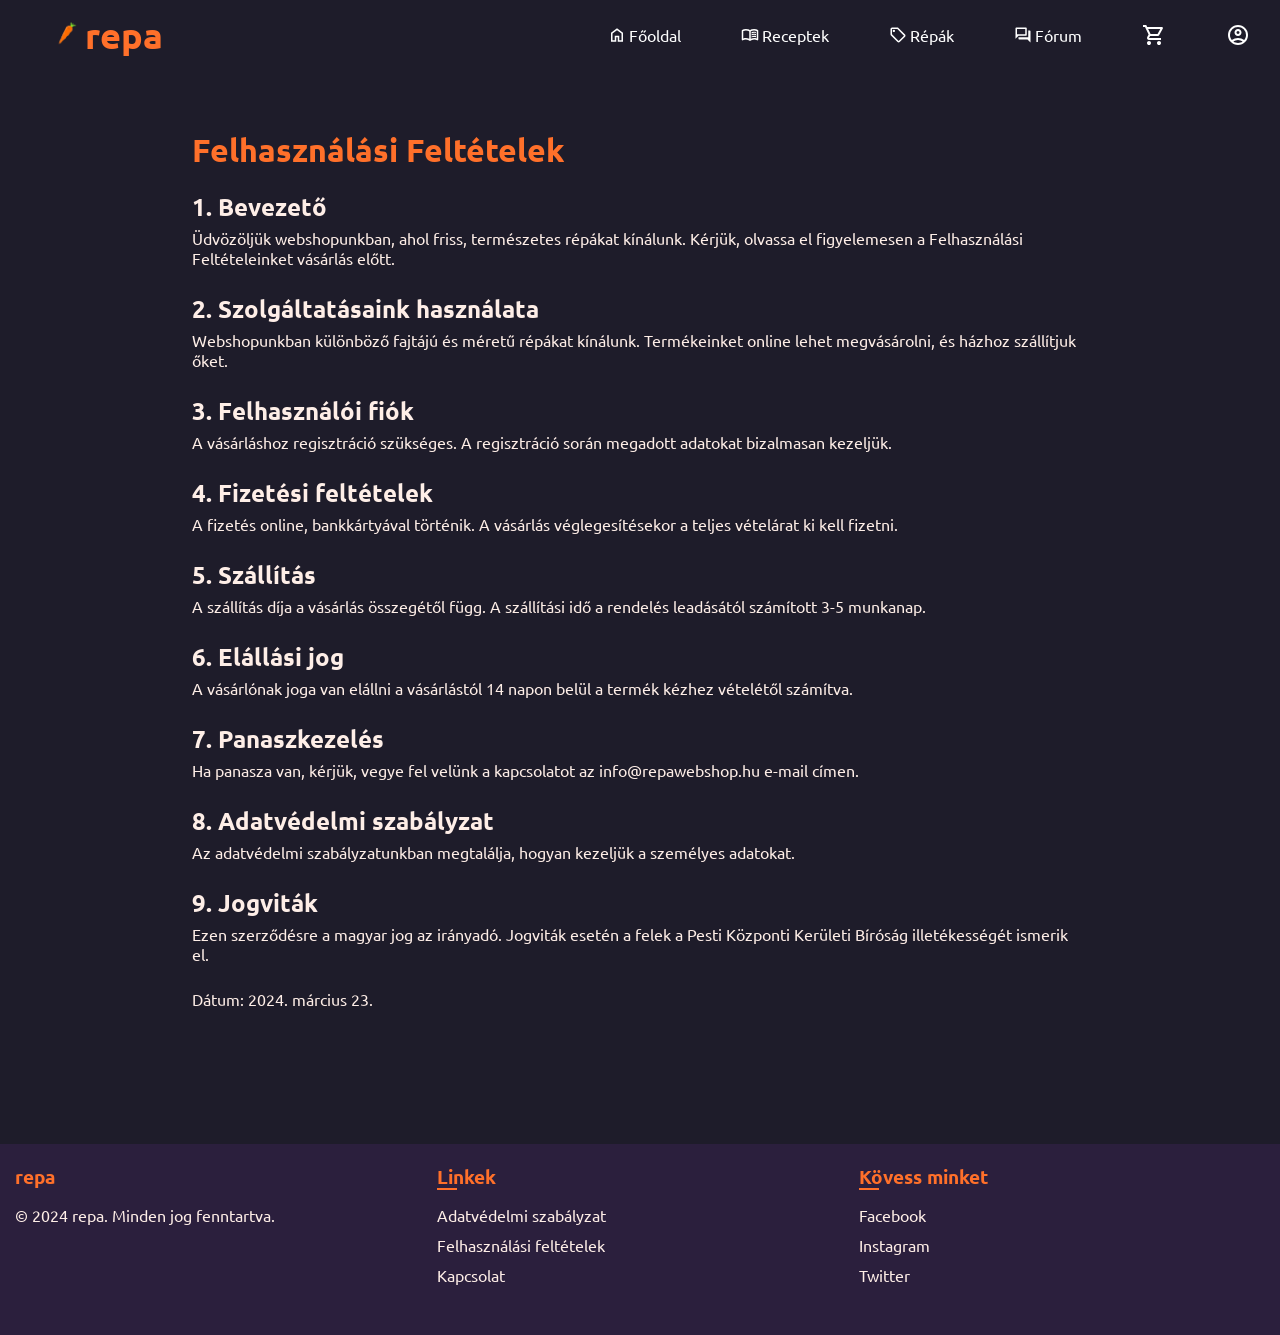
<file: ff.html>
<!DOCTYPE html>
<html lang="hu">
<head>
    <meta charset="UTF-8">
    <meta name="viewport" content="width=device-width, initial-scale=1.0">
    <link rel="icon" href="rootimg/favicon.png">
    <title>repa | Felhasználási feltételek</title>

     <!-- JAVASCRIPT LINKS -->
     <script src="rootjs/navbar.js"></script>

     <!--  CSS LINKS -->
     <link rel="stylesheet" href="rootcss/footer.css">
     <link rel="stylesheet" href="rootcss/nav.css">
     <link rel="stylesheet" href="rootcss/root.css">
     <link rel="stylesheet" href="misc/FF/css/ff.css">
 
     <!-- FONTS -->
     <link rel="preconnect" href="https://fonts.googleapis.com">
     <link rel="preconnect" href="https://fonts.gstatic.com" crossorigin>
     <link href="https://fonts.googleapis.com/css2?family=Ubuntu:ital,wght@0,300;0,400;0,500;0,700;1,300;1,400;1,500;1,700&display=swap" rel="stylesheet">
</head>
<body>
    <!-- NAVBAR, SIDEBAR -->


    <nav>
        <ul class="sidebar">
            <li onclick="hideSidebar()"><a href="#" id="sidebar-close"><svg xmlns="http://www.w3.org/2000/svg" height="24" viewBox="0 -960 960 960" width="24"><path d="m256-200-56-56 224-224-224-224 56-56 224 224 224-224 56 56-224 224 224 224-56 56-224-224-224 224Z"/></svg></a></li>
            <li><a href="index.html"><svg xmlns="http://www.w3.org/2000/svg" height="24" viewBox="0 -960 960 960" width="18"><path d="M240-200h120v-240h240v240h120v-360L480-740 240-560v360Zm-80 80v-480l320-240 320 240v480H520v-240h-80v240H160Zm320-350Z"/></svg>  
                Főoldal</a></li>
            <li><a href="recipe.html"><svg xmlns="http://www.w3.org/2000/svg" height="24" viewBox="0 -960 960 960" width="24"><path d="M560-564v-68q33-14 67.5-21t72.5-7q26 0 51 4t49 10v64q-24-9-48.5-13.5T700-600q-38 0-73 9.5T560-564Zm0 220v-68q33-14 67.5-21t72.5-7q26 0 51 4t49 10v64q-24-9-48.5-13.5T700-380q-38 0-73 9t-67 27Zm0-110v-68q33-14 67.5-21t72.5-7q26 0 51 4t49 10v64q-24-9-48.5-13.5T700-490q-38 0-73 9.5T560-454ZM260-320q47 0 91.5 10.5T440-278v-394q-41-24-87-36t-93-12q-36 0-71.5 7T120-692v396q35-12 69.5-18t70.5-6Zm260 42q44-21 88.5-31.5T700-320q36 0 70.5 6t69.5 18v-396q-33-14-68.5-21t-71.5-7q-47 0-93 12t-87 36v394Zm-40 118q-48-38-104-59t-116-21q-42 0-82.5 11T100-198q-21 11-40.5-1T40-234v-482q0-11 5.5-21T62-752q46-24 96-36t102-12q58 0 113.5 15T480-740q51-30 106.5-45T700-800q52 0 102 12t96 36q11 5 16.5 15t5.5 21v482q0 23-19.5 35t-40.5 1q-37-20-77.5-31T700-240q-60 0-116 21t-104 59ZM280-494Z"/></svg>
                Receptek</a></li>
            <li><a href="shopfront.html"><svg xmlns="http://www.w3.org/2000/svg" height="24" viewBox="0 -960 960 960" width="24"><path d="M570-104q-23 23-57 23t-57-23L104-456q-11-11-17.5-26T80-514v-286q0-33 23.5-56.5T160-880h286q17 0 32 6.5t26 17.5l352 353q23 23 23 56.5T856-390L570-104Zm-57-56 286-286-353-354H160v286l353 354ZM260-640q25 0 42.5-17.5T320-700q0-25-17.5-42.5T260-760q-25 0-42.5 17.5T200-700q0 25 17.5 42.5T260-640ZM160-800Z"/></svg>
                Répák</a></li>
            <li><a href="forum.html"><svg xmlns="http://www.w3.org/2000/svg" height="24" viewBox="0 -960 960 960" width="24"><path d="M280-240q-17 0-28.5-11.5T240-280v-80h520v-360h80q17 0 28.5 11.5T880-680v600L720-240H280ZM80-280v-560q0-17 11.5-28.5T120-880h520q17 0 28.5 11.5T680-840v360q0 17-11.5 28.5T640-440H240L80-280Zm520-240v-280H160v280h440Zm-440 0v-280 280Z"/></svg>
                Fórum</a></li>
            <li><a href="basket.html" id="sidebasket"><svg xmlns="http://www.w3.org/2000/svg" height="24" viewBox="0 -960 960 960" width="24"><path d="M280-80q-33 0-56.5-23.5T200-160q0-33 23.5-56.5T280-240q33 0 56.5 23.5T360-160q0 33-23.5 56.5T280-80Zm400 0q-33 0-56.5-23.5T600-160q0-33 23.5-56.5T680-240q33 0 56.5 23.5T760-160q0 33-23.5 56.5T680-80ZM246-720l96 200h280l110-200H246Zm-38-80h590q23 0 35 20.5t1 41.5L692-482q-11 20-29.5 31T622-440H324l-44 80h480v80H280q-45 0-68-39.5t-2-78.5l54-98-144-304H40v-80h130l38 80Zm134 280h280-280Z"/></svg>
                Kosár</a></li>
            <li><a href="profile.html" id="sideprofile"><svg xmlns="http://www.w3.org/2000/svg" height="24" viewBox="0 -960 960 960" width="24"><path d="M234-276q51-39 114-61.5T480-360q69 0 132 22.5T726-276q35-41 54.5-93T800-480q0-133-93.5-226.5T480-800q-133 0-226.5 93.5T160-480q0 59 19.5 111t54.5 93Zm246-164q-59 0-99.5-40.5T340-580q0-59 40.5-99.5T480-720q59 0 99.5 40.5T620-580q0 59-40.5 99.5T480-440Zm0 360q-83 0-156-31.5T197-197q-54-54-85.5-127T80-480q0-83 31.5-156T197-763q54-54 127-85.5T480-880q83 0 156 31.5T763-763q54 54 85.5 127T880-480q0 83-31.5 156T763-197q-54 54-127 85.5T480-80Zm0-80q53 0 100-15.5t86-44.5q-39-29-86-44.5T480-280q-53 0-100 15.5T294-220q39 29 86 44.5T480-160Zm0-360q26 0 43-17t17-43q0-26-17-43t-43-17q-26 0-43 17t-17 43q0 26 17 43t43 17Zm0-60Zm0 360Z"/></svg>
                Profil</a></li>
        </ul>
        <ul>
            <li>
                <a id="nav-logo" href="index.html"><img src="rootimg/favicon2.png" alt="" id="logo-img">repa</a>
            </li>
            <li><a href="index.html" class="hideOnMobile"><svg xmlns="http://www.w3.org/2000/svg" height="24" viewBox="0 -960 960 960" width="18"><path d="M240-200h120v-240h240v240h120v-360L480-740 240-560v360Zm-80 80v-480l320-240 320 240v480H520v-240h-80v240H160Zm320-350Z"/></svg>  
                Főoldal</a></li>
            <li><a href="recipe.html" class="hideOnMobile"><svg xmlns="http://www.w3.org/2000/svg" height="24" viewBox="0 -960 960 960" width="24"><path d="M560-564v-68q33-14 67.5-21t72.5-7q26 0 51 4t49 10v64q-24-9-48.5-13.5T700-600q-38 0-73 9.5T560-564Zm0 220v-68q33-14 67.5-21t72.5-7q26 0 51 4t49 10v64q-24-9-48.5-13.5T700-380q-38 0-73 9t-67 27Zm0-110v-68q33-14 67.5-21t72.5-7q26 0 51 4t49 10v64q-24-9-48.5-13.5T700-490q-38 0-73 9.5T560-454ZM260-320q47 0 91.5 10.5T440-278v-394q-41-24-87-36t-93-12q-36 0-71.5 7T120-692v396q35-12 69.5-18t70.5-6Zm260 42q44-21 88.5-31.5T700-320q36 0 70.5 6t69.5 18v-396q-33-14-68.5-21t-71.5-7q-47 0-93 12t-87 36v394Zm-40 118q-48-38-104-59t-116-21q-42 0-82.5 11T100-198q-21 11-40.5-1T40-234v-482q0-11 5.5-21T62-752q46-24 96-36t102-12q58 0 113.5 15T480-740q51-30 106.5-45T700-800q52 0 102 12t96 36q11 5 16.5 15t5.5 21v482q0 23-19.5 35t-40.5 1q-37-20-77.5-31T700-240q-60 0-116 21t-104 59ZM280-494Z"/></svg>
                Receptek</a></li>
            <li><a href="shopfront.html" class="hideOnMobile"><svg xmlns="http://www.w3.org/2000/svg" height="24" viewBox="0 -960 960 960" width="24"><path d="M570-104q-23 23-57 23t-57-23L104-456q-11-11-17.5-26T80-514v-286q0-33 23.5-56.5T160-880h286q17 0 32 6.5t26 17.5l352 353q23 23 23 56.5T856-390L570-104Zm-57-56 286-286-353-354H160v286l353 354ZM260-640q25 0 42.5-17.5T320-700q0-25-17.5-42.5T260-760q-25 0-42.5 17.5T200-700q0 25 17.5 42.5T260-640ZM160-800Z"/></svg>
                Répák</a></li>
            <li><a href="forum.html" class="hideOnMobile"><svg xmlns="http://www.w3.org/2000/svg" height="24" viewBox="0 -960 960 960" width="24"><path d="M280-240q-17 0-28.5-11.5T240-280v-80h520v-360h80q17 0 28.5 11.5T880-680v600L720-240H280ZM80-280v-560q0-17 11.5-28.5T120-880h520q17 0 28.5 11.5T680-840v360q0 17-11.5 28.5T640-440H240L80-280Zm520-240v-280H160v280h440Zm-440 0v-280 280Z"/></svg>
                Fórum</a></li>
            <li><a href="basket.html" class="hideOnMobile" id="basket"><svg xmlns="http://www.w3.org/2000/svg" height="24" viewBox="0 -960 960 960" width="24"><path d="M280-80q-33 0-56.5-23.5T200-160q0-33 23.5-56.5T280-240q33 0 56.5 23.5T360-160q0 33-23.5 56.5T280-80Zm400 0q-33 0-56.5-23.5T600-160q0-33 23.5-56.5T680-240q33 0 56.5 23.5T760-160q0 33-23.5 56.5T680-80ZM246-720l96 200h280l110-200H246Zm-38-80h590q23 0 35 20.5t1 41.5L692-482q-11 20-29.5 31T622-440H324l-44 80h480v80H280q-45 0-68-39.5t-2-78.5l54-98-144-304H40v-80h130l38 80Zm134 280h280-280Z"/></svg></a></li>
            <li><a href="profile.html" class="hideOnMobile" id="profile"><svg xmlns="http://www.w3.org/2000/svg" height="24" viewBox="0 -960 960 960" width="24"><path d="M234-276q51-39 114-61.5T480-360q69 0 132 22.5T726-276q35-41 54.5-93T800-480q0-133-93.5-226.5T480-800q-133 0-226.5 93.5T160-480q0 59 19.5 111t54.5 93Zm246-164q-59 0-99.5-40.5T340-580q0-59 40.5-99.5T480-720q59 0 99.5 40.5T620-580q0 59-40.5 99.5T480-440Zm0 360q-83 0-156-31.5T197-197q-54-54-85.5-127T80-480q0-83 31.5-156T197-763q54-54 127-85.5T480-880q83 0 156 31.5T763-763q54 54 85.5 127T880-480q0 83-31.5 156T763-197q-54 54-127 85.5T480-80Zm0-80q53 0 100-15.5t86-44.5q-39-29-86-44.5T480-280q-53 0-100 15.5T294-220q39 29 86 44.5T480-160Zm0-360q26 0 43-17t17-43q0-26-17-43t-43-17q-26 0-43 17t-17 43q0 26 17 43t43 17Zm0-60Zm0 360Z"/></svg></a></li>
            <li class="menu-button" onclick="showSidebar()"><a href="#"><svg xmlns="http://www.w3.org/2000/svg" height="24" viewBox="0 -960 960 960" width="24"><path d="M120-240v-80h720v80H120Zm0-200v-80h720v80H120Zm0-200v-80h720v80H120Z"/></svg></a></li>
        </ul>
    </nav>

    <div class="wrapper">
        <h1>Felhasználási Feltételek</h1>
    
        <h2>1. Bevezető</h2>
        <p>Üdvözöljük webshopunkban, ahol friss, természetes répákat kínálunk. Kérjük, olvassa el figyelemesen a Felhasználási Feltételeinket vásárlás előtt.</p>
    
        <h2>2. Szolgáltatásaink használata</h2>
        <p>Webshopunkban különböző fajtájú és méretű répákat kínálunk. Termékeinket online lehet megvásárolni, és házhoz szállítjuk őket.</p>
    
        <h2>3. Felhasználói fiók</h2>
        <p>A vásárláshoz regisztráció szükséges. A regisztráció során megadott adatokat bizalmasan kezeljük.</p>
    
        <h2>4. Fizetési feltételek</h2>
        <p>A fizetés online, bankkártyával történik. A vásárlás véglegesítésekor a teljes vételárat ki kell fizetni.</p>
    
        <h2>5. Szállítás</h2>
        <p>A szállítás díja a vásárlás összegétől függ. A szállítási idő a rendelés leadásától számított 3-5 munkanap.</p>
    
        <h2>6. Elállási jog</h2>
        <p>A vásárlónak joga van elállni a vásárlástól 14 napon belül a termék kézhez vételétől számítva.</p>
    
        <h2>7. Panaszkezelés</h2>
        <p>Ha panasza van, kérjük, vegye fel velünk a kapcsolatot az info@repawebshop.hu e-mail címen.</p>
    
        <h2>8. Adatvédelmi szabályzat</h2>
        <p>Az adatvédelmi szabályzatunkban megtalálja, hogyan kezeljük a személyes adatokat.</p>
    
        <h2>9. Jogviták</h2>
        <p>Ezen szerződésre a magyar jog az irányadó. Jogviták esetén a felek a Pesti Központi Kerületi Bíróság illetékességét ismerik el.</p>
    
        <p>Dátum: 2024. március 23.</p>
    </div>
    
    <!-- FOOTER -->

    <footer>
        <div class="footer-container">
            <div class="footer-section">
                <h3>repa</h3>
                <p>&copy; 2024 repa. Minden jog fenntartva.</p>
            </div>
            <div class="footer-section">
                <h3>Linkek</h3>
                <ul>
                    <li><a href="aszf.html">Adatvédelmi szabályzat</a></li>
                    <li><a href="ff.html">Felhasználási feltételek</a></li>
                    <li><a href="undermaintenence.html">Kapcsolat</a></li>
                </ul>
            </div>
            <div class="footer-section">
                <h3>Kövess minket</h3>
                <ul>
                    <li><a href="undermaintenence.html">Facebook</a></li>
                    <li><a href="undermaintenence.html">Instagram</a></li>
                    <li><a href="undermaintenence.html">Twitter</a></li>
                </ul>
            </div>
        </div>
    </footer>
</body>
</html>
</file>
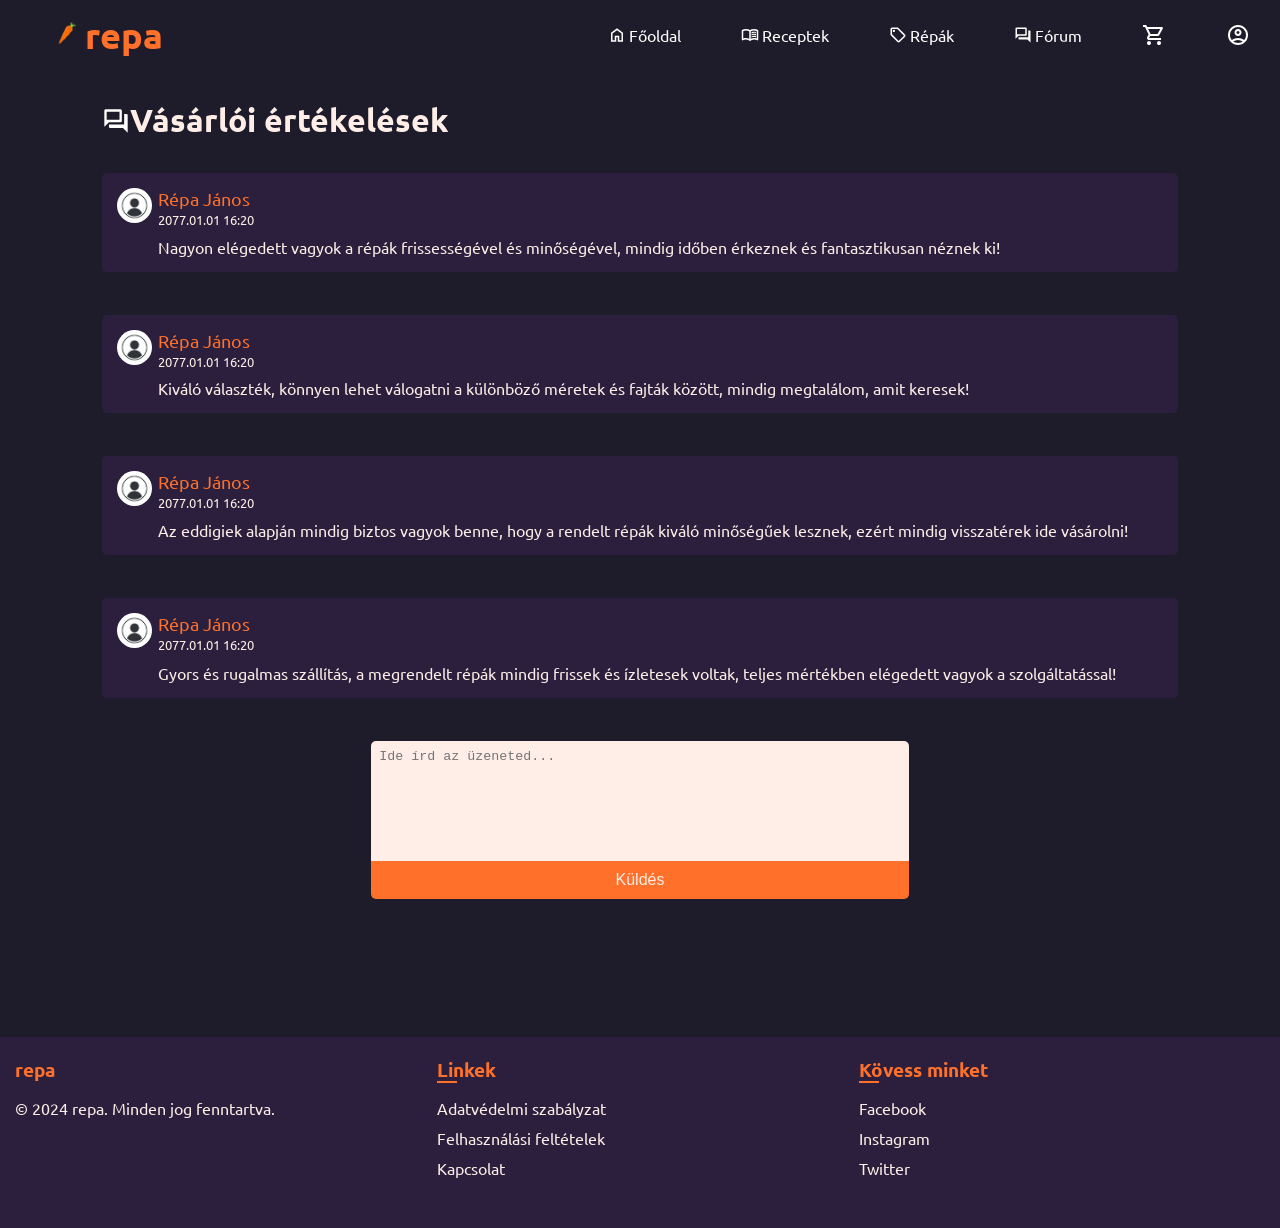
<file: forum.html>
<!DOCTYPE html>
<html lang="hu">
<head>
    <meta charset="UTF-8">
    <meta name="viewport" content="width=device-width, initial-scale=1.0">
    <link rel="icon" href="rootimg/favicon.png">

    <!-- JAVASCRIPT LINKS -->
    <script src="rootjs/navbar.js"></script>

    <!--  CSS LINKS -->
    <link rel="stylesheet" href="rootcss/footer.css">
    <link rel="stylesheet" href="rootcss/nav.css">
    <link rel="stylesheet" href="rootcss/root.css">
    <link rel="stylesheet" href="forum/css/forum.css">

    <!-- FONTS -->
    <link rel="preconnect" href="https://fonts.googleapis.com">
    <link rel="preconnect" href="https://fonts.gstatic.com" crossorigin>
    <link href="https://fonts.googleapis.com/css2?family=Ubuntu:ital,wght@0,300;0,400;0,500;0,700;1,300;1,400;1,500;1,700&display=swap" rel="stylesheet">
    <title>repa | Fórum</title>
</head>
<body>


    <!-- NAVBAR, SIDEBAR -->


    <nav>
        <ul class="sidebar">
            <li onclick="hideSidebar()"><a href="#" id="sidebar-close"><svg xmlns="http://www.w3.org/2000/svg" height="24" viewBox="0 -960 960 960" width="24"><path d="m256-200-56-56 224-224-224-224 56-56 224 224 224-224 56 56-224 224 224 224-56 56-224-224-224 224Z"/></svg></a></li>
            <li><a href="index.html"><svg xmlns="http://www.w3.org/2000/svg" height="24" viewBox="0 -960 960 960" width="18"><path d="M240-200h120v-240h240v240h120v-360L480-740 240-560v360Zm-80 80v-480l320-240 320 240v480H520v-240h-80v240H160Zm320-350Z"/></svg>  
                Főoldal</a></li>
            <li><a href="recipe.html"><svg xmlns="http://www.w3.org/2000/svg" height="24" viewBox="0 -960 960 960" width="24"><path d="M560-564v-68q33-14 67.5-21t72.5-7q26 0 51 4t49 10v64q-24-9-48.5-13.5T700-600q-38 0-73 9.5T560-564Zm0 220v-68q33-14 67.5-21t72.5-7q26 0 51 4t49 10v64q-24-9-48.5-13.5T700-380q-38 0-73 9t-67 27Zm0-110v-68q33-14 67.5-21t72.5-7q26 0 51 4t49 10v64q-24-9-48.5-13.5T700-490q-38 0-73 9.5T560-454ZM260-320q47 0 91.5 10.5T440-278v-394q-41-24-87-36t-93-12q-36 0-71.5 7T120-692v396q35-12 69.5-18t70.5-6Zm260 42q44-21 88.5-31.5T700-320q36 0 70.5 6t69.5 18v-396q-33-14-68.5-21t-71.5-7q-47 0-93 12t-87 36v394Zm-40 118q-48-38-104-59t-116-21q-42 0-82.5 11T100-198q-21 11-40.5-1T40-234v-482q0-11 5.5-21T62-752q46-24 96-36t102-12q58 0 113.5 15T480-740q51-30 106.5-45T700-800q52 0 102 12t96 36q11 5 16.5 15t5.5 21v482q0 23-19.5 35t-40.5 1q-37-20-77.5-31T700-240q-60 0-116 21t-104 59ZM280-494Z"/></svg>
                Receptek</a></li>
            <li><a href="shopfront.html"><svg xmlns="http://www.w3.org/2000/svg" height="24" viewBox="0 -960 960 960" width="24"><path d="M570-104q-23 23-57 23t-57-23L104-456q-11-11-17.5-26T80-514v-286q0-33 23.5-56.5T160-880h286q17 0 32 6.5t26 17.5l352 353q23 23 23 56.5T856-390L570-104Zm-57-56 286-286-353-354H160v286l353 354ZM260-640q25 0 42.5-17.5T320-700q0-25-17.5-42.5T260-760q-25 0-42.5 17.5T200-700q0 25 17.5 42.5T260-640ZM160-800Z"/></svg>
                Répák</a></li>
            <li><a href="forum.html"><svg xmlns="http://www.w3.org/2000/svg" height="24" viewBox="0 -960 960 960" width="24"><path d="M280-240q-17 0-28.5-11.5T240-280v-80h520v-360h80q17 0 28.5 11.5T880-680v600L720-240H280ZM80-280v-560q0-17 11.5-28.5T120-880h520q17 0 28.5 11.5T680-840v360q0 17-11.5 28.5T640-440H240L80-280Zm520-240v-280H160v280h440Zm-440 0v-280 280Z"/></svg>
                Fórum</a></li>
            <li><a href="basket.html" id="sidebasket"><svg xmlns="http://www.w3.org/2000/svg" height="24" viewBox="0 -960 960 960" width="24"><path d="M280-80q-33 0-56.5-23.5T200-160q0-33 23.5-56.5T280-240q33 0 56.5 23.5T360-160q0 33-23.5 56.5T280-80Zm400 0q-33 0-56.5-23.5T600-160q0-33 23.5-56.5T680-240q33 0 56.5 23.5T760-160q0 33-23.5 56.5T680-80ZM246-720l96 200h280l110-200H246Zm-38-80h590q23 0 35 20.5t1 41.5L692-482q-11 20-29.5 31T622-440H324l-44 80h480v80H280q-45 0-68-39.5t-2-78.5l54-98-144-304H40v-80h130l38 80Zm134 280h280-280Z"/></svg>
                Kosár</a></li>
            <li><a href="profile.html" id="sideprofile"><svg xmlns="http://www.w3.org/2000/svg" height="24" viewBox="0 -960 960 960" width="24"><path d="M234-276q51-39 114-61.5T480-360q69 0 132 22.5T726-276q35-41 54.5-93T800-480q0-133-93.5-226.5T480-800q-133 0-226.5 93.5T160-480q0 59 19.5 111t54.5 93Zm246-164q-59 0-99.5-40.5T340-580q0-59 40.5-99.5T480-720q59 0 99.5 40.5T620-580q0 59-40.5 99.5T480-440Zm0 360q-83 0-156-31.5T197-197q-54-54-85.5-127T80-480q0-83 31.5-156T197-763q54-54 127-85.5T480-880q83 0 156 31.5T763-763q54 54 85.5 127T880-480q0 83-31.5 156T763-197q-54 54-127 85.5T480-80Zm0-80q53 0 100-15.5t86-44.5q-39-29-86-44.5T480-280q-53 0-100 15.5T294-220q39 29 86 44.5T480-160Zm0-360q26 0 43-17t17-43q0-26-17-43t-43-17q-26 0-43 17t-17 43q0 26 17 43t43 17Zm0-60Zm0 360Z"/></svg>
                Profil</a></li>
        </ul>
        <ul>
            <li>
                <a id="nav-logo" href="index.html"><img src="rootimg/favicon2.png" alt="" id="logo-img">repa</a>
            </li>
            <li><a href="index.html" class="hideOnMobile"><svg xmlns="http://www.w3.org/2000/svg" height="24" viewBox="0 -960 960 960" width="18"><path d="M240-200h120v-240h240v240h120v-360L480-740 240-560v360Zm-80 80v-480l320-240 320 240v480H520v-240h-80v240H160Zm320-350Z"/></svg>  
                Főoldal</a></li>
            <li><a href="recipe.html" class="hideOnMobile"><svg xmlns="http://www.w3.org/2000/svg" height="24" viewBox="0 -960 960 960" width="24"><path d="M560-564v-68q33-14 67.5-21t72.5-7q26 0 51 4t49 10v64q-24-9-48.5-13.5T700-600q-38 0-73 9.5T560-564Zm0 220v-68q33-14 67.5-21t72.5-7q26 0 51 4t49 10v64q-24-9-48.5-13.5T700-380q-38 0-73 9t-67 27Zm0-110v-68q33-14 67.5-21t72.5-7q26 0 51 4t49 10v64q-24-9-48.5-13.5T700-490q-38 0-73 9.5T560-454ZM260-320q47 0 91.5 10.5T440-278v-394q-41-24-87-36t-93-12q-36 0-71.5 7T120-692v396q35-12 69.5-18t70.5-6Zm260 42q44-21 88.5-31.5T700-320q36 0 70.5 6t69.5 18v-396q-33-14-68.5-21t-71.5-7q-47 0-93 12t-87 36v394Zm-40 118q-48-38-104-59t-116-21q-42 0-82.5 11T100-198q-21 11-40.5-1T40-234v-482q0-11 5.5-21T62-752q46-24 96-36t102-12q58 0 113.5 15T480-740q51-30 106.5-45T700-800q52 0 102 12t96 36q11 5 16.5 15t5.5 21v482q0 23-19.5 35t-40.5 1q-37-20-77.5-31T700-240q-60 0-116 21t-104 59ZM280-494Z"/></svg>
                Receptek</a></li>
            <li><a href="shopfront.html" class="hideOnMobile"><svg xmlns="http://www.w3.org/2000/svg" height="24" viewBox="0 -960 960 960" width="24"><path d="M570-104q-23 23-57 23t-57-23L104-456q-11-11-17.5-26T80-514v-286q0-33 23.5-56.5T160-880h286q17 0 32 6.5t26 17.5l352 353q23 23 23 56.5T856-390L570-104Zm-57-56 286-286-353-354H160v286l353 354ZM260-640q25 0 42.5-17.5T320-700q0-25-17.5-42.5T260-760q-25 0-42.5 17.5T200-700q0 25 17.5 42.5T260-640ZM160-800Z"/></svg>
                Répák</a></li>
            <li><a href="forum.html" class="hideOnMobile"><svg xmlns="http://www.w3.org/2000/svg" height="24" viewBox="0 -960 960 960" width="24"><path d="M280-240q-17 0-28.5-11.5T240-280v-80h520v-360h80q17 0 28.5 11.5T880-680v600L720-240H280ZM80-280v-560q0-17 11.5-28.5T120-880h520q17 0 28.5 11.5T680-840v360q0 17-11.5 28.5T640-440H240L80-280Zm520-240v-280H160v280h440Zm-440 0v-280 280Z"/></svg>
                Fórum</a></li>
            <li><a href="basket.html" class="hideOnMobile" id="basket"><svg xmlns="http://www.w3.org/2000/svg" height="24" viewBox="0 -960 960 960" width="24"><path d="M280-80q-33 0-56.5-23.5T200-160q0-33 23.5-56.5T280-240q33 0 56.5 23.5T360-160q0 33-23.5 56.5T280-80Zm400 0q-33 0-56.5-23.5T600-160q0-33 23.5-56.5T680-240q33 0 56.5 23.5T760-160q0 33-23.5 56.5T680-80ZM246-720l96 200h280l110-200H246Zm-38-80h590q23 0 35 20.5t1 41.5L692-482q-11 20-29.5 31T622-440H324l-44 80h480v80H280q-45 0-68-39.5t-2-78.5l54-98-144-304H40v-80h130l38 80Zm134 280h280-280Z"/></svg></a></li>
            <li><a href="profile.html" class="hideOnMobile" id="profile"><svg xmlns="http://www.w3.org/2000/svg" height="24" viewBox="0 -960 960 960" width="24"><path d="M234-276q51-39 114-61.5T480-360q69 0 132 22.5T726-276q35-41 54.5-93T800-480q0-133-93.5-226.5T480-800q-133 0-226.5 93.5T160-480q0 59 19.5 111t54.5 93Zm246-164q-59 0-99.5-40.5T340-580q0-59 40.5-99.5T480-720q59 0 99.5 40.5T620-580q0 59-40.5 99.5T480-440Zm0 360q-83 0-156-31.5T197-197q-54-54-85.5-127T80-480q0-83 31.5-156T197-763q54-54 127-85.5T480-880q83 0 156 31.5T763-763q54 54 85.5 127T880-480q0 83-31.5 156T763-197q-54 54-127 85.5T480-80Zm0-80q53 0 100-15.5t86-44.5q-39-29-86-44.5T480-280q-53 0-100 15.5T294-220q39 29 86 44.5T480-160Zm0-360q26 0 43-17t17-43q0-26-17-43t-43-17q-26 0-43 17t-17 43q0 26 17 43t43 17Zm0-60Zm0 360Z"/></svg></a></li>
            <li class="menu-button" onclick="showSidebar()"><a href="#"><svg xmlns="http://www.w3.org/2000/svg" height="24" viewBox="0 -960 960 960" width="24"><path d="M120-240v-80h720v80H120Zm0-200v-80h720v80H120Zm0-200v-80h720v80H120Z"/></svg></a></li>
        </ul>
    </nav>

    <!-- 
    - FORUM
     -->
     <div class="wrapper">
        <div class="header">
            <svg xmlns="http://www.w3.org/2000/svg" height="24" viewBox="0 -960 960 960" width="24"><path d="M280-240q-17 0-28.5-11.5T240-280v-80h520v-360h80q17 0 28.5 11.5T880-680v600L720-240H280ZM80-280v-560q0-17 11.5-28.5T120-880h520q17 0 28.5 11.5T680-840v360q0 17-11.5 28.5T640-440H240L80-280Zm520-240v-280H160v280h440Zm-440 0v-280 280Z"/></svg>
            <h1>Vásárlói értékelések</h1>
        </div>
     </div>
    <main class="wrapper">
        <div class="comment-wrapper">
            <div class="comment">
                <div class="userDetails">
                    <img src="forum/img/profpictemplate.jpg" alt="pfp">
                    <div>
                        <p class="username">Répa János</p>
                        <p class="sentDate">2077.01.01 16:20</p>
                        <p class="commentText">Nagyon elégedett vagyok a répák frissességével és minőségével, mindig időben érkeznek és fantasztikusan néznek ki!</p>
                    </div>
                </div>
            </div>
            <div class="comment">
                <div class="userDetails">
                    <img src="forum/img/profpictemplate.jpg" alt="pfp">
                    <div>
                        <p class="username">Répa János</p>
                        <p class="sentDate">2077.01.01 16:20</p>
                        <p class="commentText">Kiváló választék, könnyen lehet válogatni a különböző méretek és fajták között, mindig megtalálom, amit keresek!</p>
                    </div>
                </div>
            </div>
            <div class="comment">
                <div class="userDetails">
                    <img src="forum/img/profpictemplate.jpg" alt="pfp">
                    <div>
                        <p class="username">Répa János</p>
                        <p class="sentDate">2077.01.01 16:20</p>
                        <p class="commentText">Az eddigiek alapján mindig biztos vagyok benne, hogy a rendelt répák kiváló minőségűek lesznek, ezért mindig visszatérek ide vásárolni!</p>
                    </div>
                </div>
            </div>
            <div class="comment">
                <div class="userDetails">
                    <img src="forum/img/profpictemplate.jpg" alt="pfp">
                    <div>
                        <p class="username">Répa János</p>
                        <p class="sentDate">2077.01.01 16:20</p>
                        <p class="commentText">Gyors és rugalmas szállítás, a megrendelt répák mindig frissek és ízletesek voltak, teljes mértékben elégedett vagyok a szolgáltatással!</p>
                    </div>
                </div>
            </div>
        </div>
        <form class="comment-input-area" method="POST">
            <textarea name="commentText" id="commentInput" placeholder="Ide írd az üzeneted..."></textarea>
            <button type="submit">Küldés</button>
        </form>
    </main>

    <!-- FOOTER -->

    <footer>
        <div class="footer-container">
            <div class="footer-section">
                <h3>repa</h3>
                <p>&copy; 2024 repa. Minden jog fenntartva.</p>
            </div>
            <div class="footer-section">
                <h3>Linkek</h3>
                <ul>
                    <li><a href="aszf.html">Adatvédelmi szabályzat</a></li>
                    <li><a href="ff.html">Felhasználási feltételek</a></li>
                    <li><a href="undermaintenence.html">Kapcsolat</a></li>
                </ul>
            </div>
            <div class="footer-section">
                <h3>Kövess minket</h3>
                <ul>
                    <li><a href="undermaintenence.html">Facebook</a></li>
                    <li><a href="undermaintenence.html">Instagram</a></li>
                    <li><a href="undermaintenence.html">Twitter</a></li>
                </ul>
            </div>
        </div>
    </footer>
</body>
</html>
</file>
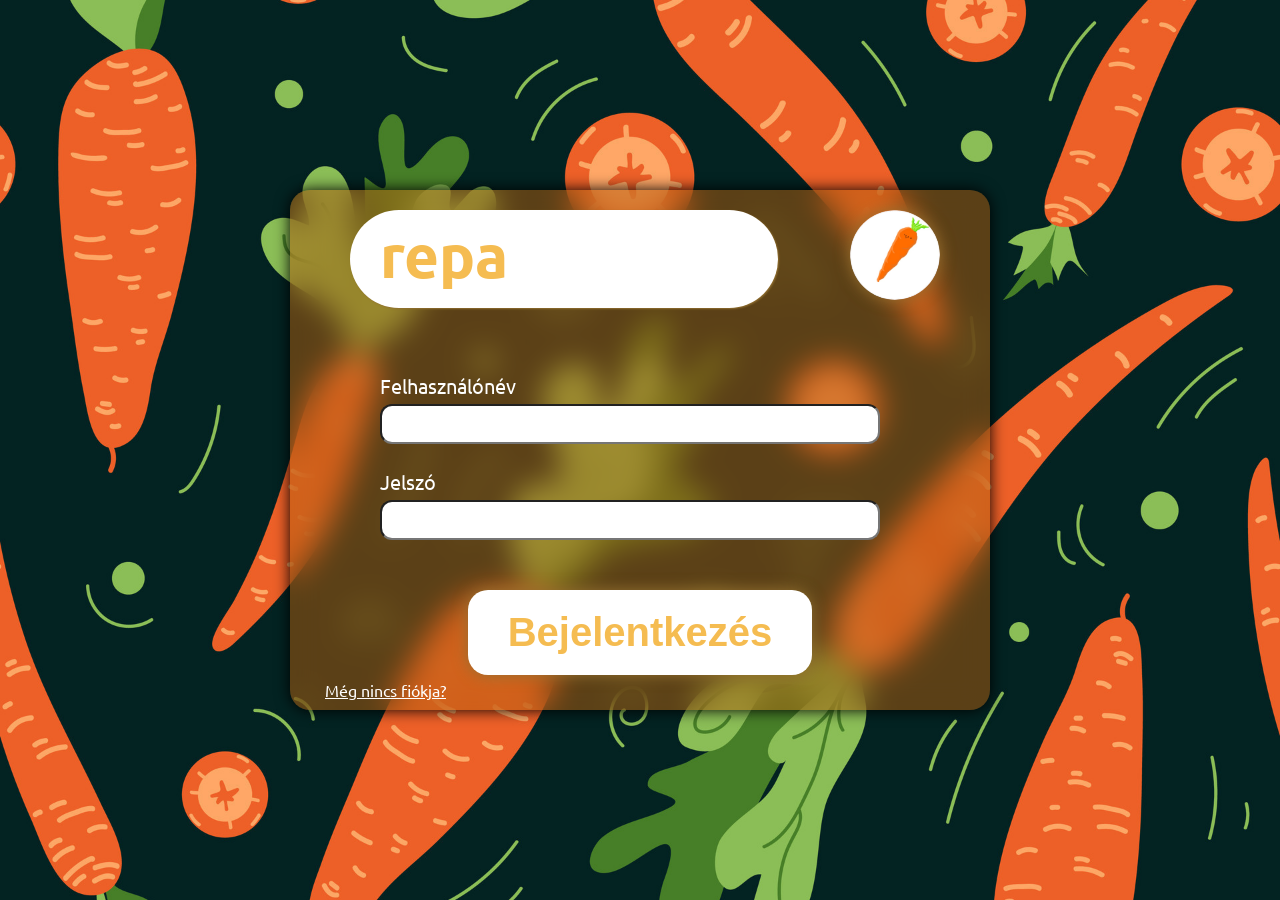
<file: login.html>
<!DOCTYPE html>
<html lang="en">
<head>
    <meta charset="UTF-8">
    <meta name="viewport" content="width=device-width, initial-scale=1.0">
    <title>repa | Bejelentkezés</title>
    <link rel="icon" href="rootimg/favicon.png" class="ikon">

    <!-- CSS -->
    <link rel="stylesheet" href="rootcss/root.css">
    <link rel="stylesheet" href="login/css/login.css">
    
    <!-- FONTS -->
    <link href="https://fonts.googleapis.com/css2?family=Ubuntu:ital,wght@0,300;0,400;0,500;0,700;1,300;1,400;1,500;1,700&display=swap" rel="stylesheet">
</head>
<body>
    <form method="POST">
        <div id="head">
            <img src="login/img/image.png" alt="repa" width="90" class="ikon" style="float: right">
            <h1 id="cim">repa</h1>
        </div>
        <div id="mid-section">
            <label class="name-pword" for="input-name">Felhasználónév</label>
            <input id="input-name" type="text" class="brackets">
        
            <label class="name-pword" for="input-password">Jelszó</label>
            <input id="input-password" type="password" class="brackets">
        </div>

        <div id="logplace">
            <input type="button" value="Bejelentkezés" id="login">
        </div>
        <div id="log">
            <a href="registration.html" id="log-style"><p>Még nincs fiókja?</p></a>
        </div>

    </form>
</body>
</html>
</file>
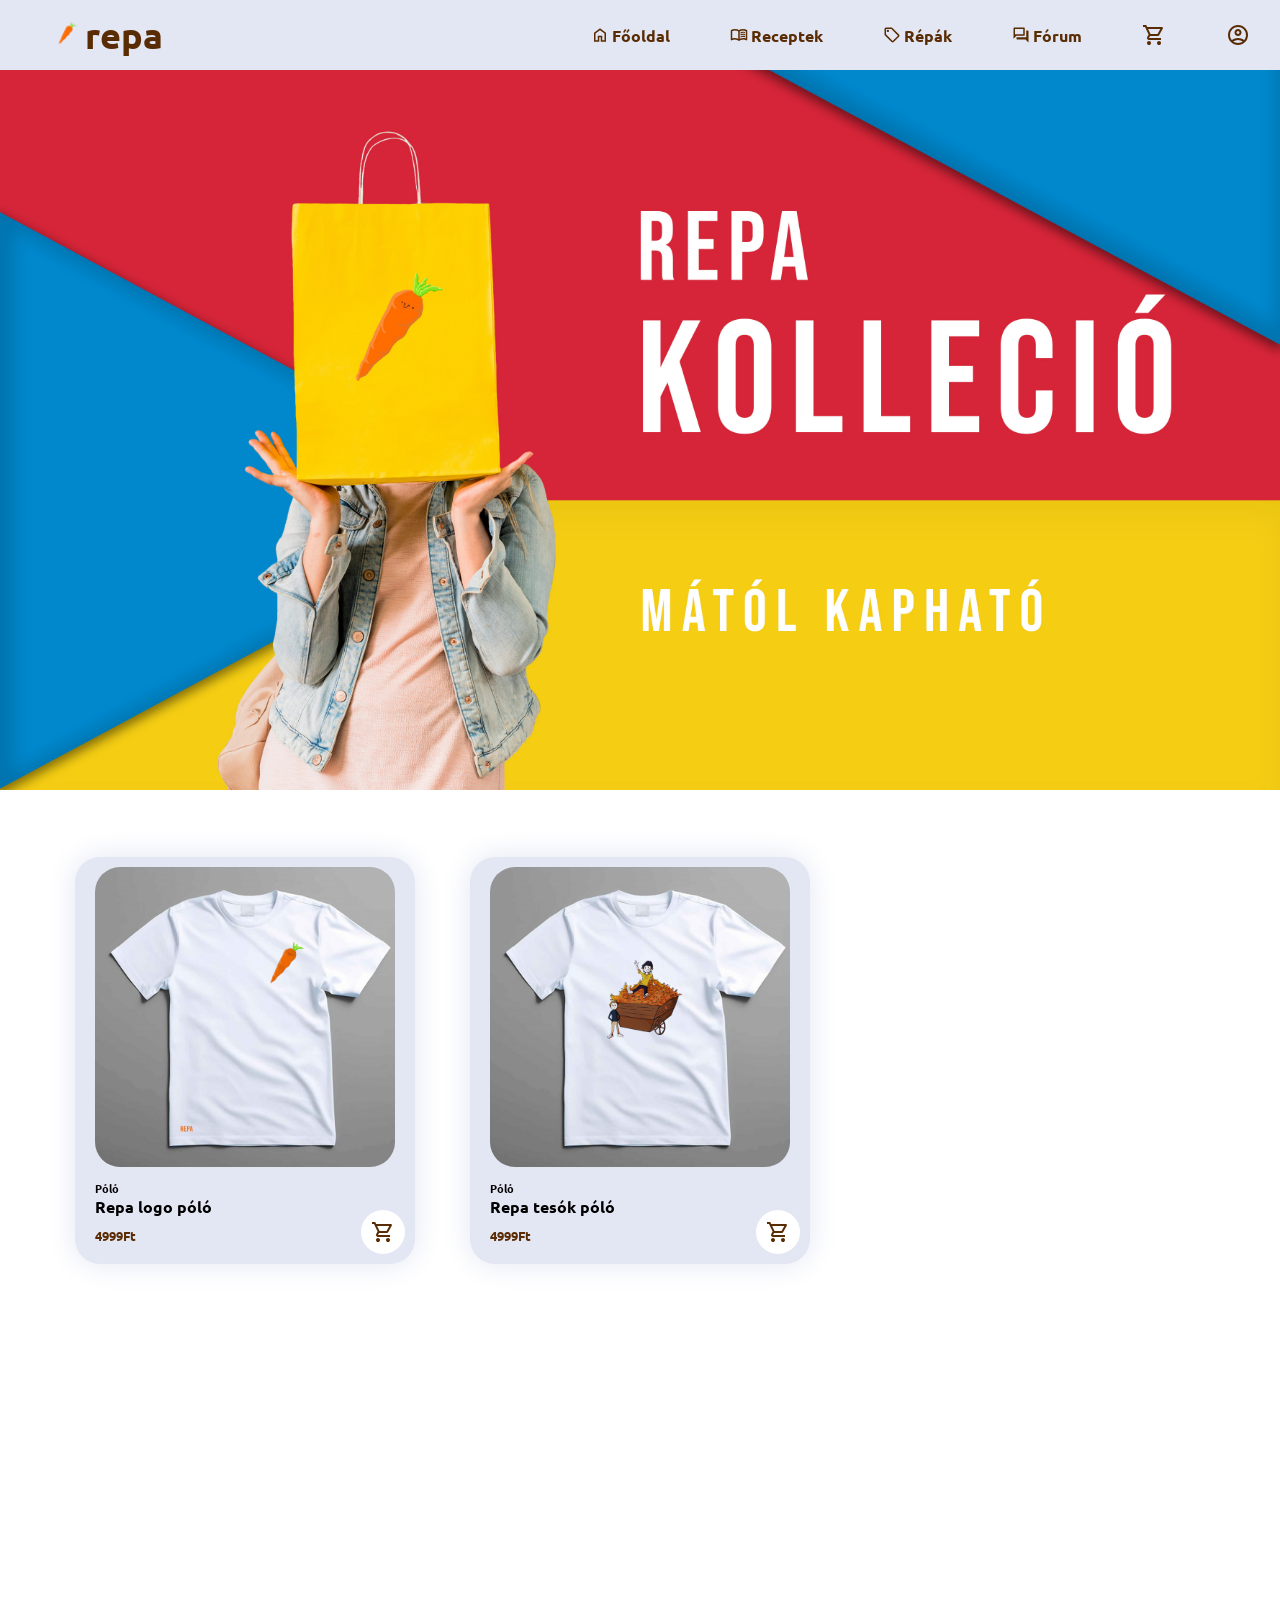
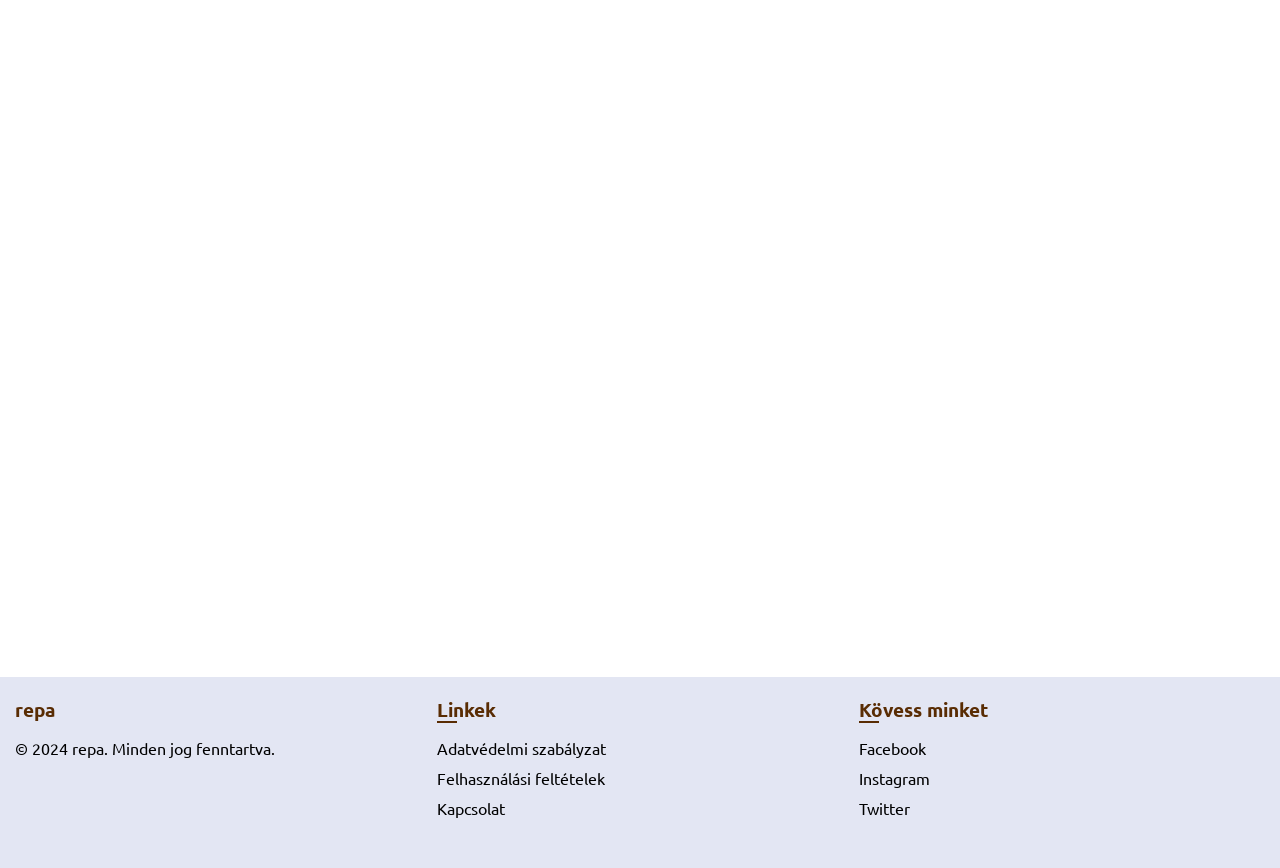
<file: merch.html>
<!DOCTYPE html>
<html lang="hu">
<head>
    <meta charset="UTF-8">
    <meta name="viewport" content="width=device-width, initial-scale=1.0">
    <link rel="icon" href="rootimg/favicon.png">
    
    <!-- JAVASCRIPT LINKS -->
    <script src="rootjs/navbar.js"></script>

    <!--  CSS LINKS -->
    <link rel="stylesheet" href="rootcss/footer.css">
    <link rel="stylesheet" href="rootcss/root.css">
    <link rel="stylesheet" href="merch/css/merch.css">
    <link rel="stylesheet" href="merch/css/merchNav.css">

    <!-- FONTS -->
    <link rel="preconnect" href="https://fonts.googleapis.com">
    <link rel="preconnect" href="https://fonts.gstatic.com" crossorigin>
    <link href="https://fonts.googleapis.com/css2?family=Ubuntu:ital,wght@0,300;0,400;0,500;0,700;1,300;1,400;1,500;1,700&display=swap" rel="stylesheet">
    <title>repa | Repa kollekció</title>
</head>
<body>


    <!-- NAVBAR, SIDEBAR -->

    <nav>
        <ul class="sidebar">
            <li onclick="hideSidebar()"><a href="#" id="sidebar-close"><svg xmlns="http://www.w3.org/2000/svg" height="24" viewBox="0 -960 960 960" width="24"><path d="m256-200-56-56 224-224-224-224 56-56 224 224 224-224 56 56-224 224 224 224-56 56-224-224-224 224Z"/></svg></a></li>
            <li><a href="index.html"><svg xmlns="http://www.w3.org/2000/svg" height="24" viewBox="0 -960 960 960" width="18"><path d="M240-200h120v-240h240v240h120v-360L480-740 240-560v360Zm-80 80v-480l320-240 320 240v480H520v-240h-80v240H160Zm320-350Z"/></svg>  
                Főoldal</a></li>
            <li><a href="recipe.html"><svg xmlns="http://www.w3.org/2000/svg" height="24" viewBox="0 -960 960 960" width="24"><path d="M560-564v-68q33-14 67.5-21t72.5-7q26 0 51 4t49 10v64q-24-9-48.5-13.5T700-600q-38 0-73 9.5T560-564Zm0 220v-68q33-14 67.5-21t72.5-7q26 0 51 4t49 10v64q-24-9-48.5-13.5T700-380q-38 0-73 9t-67 27Zm0-110v-68q33-14 67.5-21t72.5-7q26 0 51 4t49 10v64q-24-9-48.5-13.5T700-490q-38 0-73 9.5T560-454ZM260-320q47 0 91.5 10.5T440-278v-394q-41-24-87-36t-93-12q-36 0-71.5 7T120-692v396q35-12 69.5-18t70.5-6Zm260 42q44-21 88.5-31.5T700-320q36 0 70.5 6t69.5 18v-396q-33-14-68.5-21t-71.5-7q-47 0-93 12t-87 36v394Zm-40 118q-48-38-104-59t-116-21q-42 0-82.5 11T100-198q-21 11-40.5-1T40-234v-482q0-11 5.5-21T62-752q46-24 96-36t102-12q58 0 113.5 15T480-740q51-30 106.5-45T700-800q52 0 102 12t96 36q11 5 16.5 15t5.5 21v482q0 23-19.5 35t-40.5 1q-37-20-77.5-31T700-240q-60 0-116 21t-104 59ZM280-494Z"/></svg>
                Receptek</a></li>
            <li><a href="shopfront.html"><svg xmlns="http://www.w3.org/2000/svg" height="24" viewBox="0 -960 960 960" width="24"><path d="M570-104q-23 23-57 23t-57-23L104-456q-11-11-17.5-26T80-514v-286q0-33 23.5-56.5T160-880h286q17 0 32 6.5t26 17.5l352 353q23 23 23 56.5T856-390L570-104Zm-57-56 286-286-353-354H160v286l353 354ZM260-640q25 0 42.5-17.5T320-700q0-25-17.5-42.5T260-760q-25 0-42.5 17.5T200-700q0 25 17.5 42.5T260-640ZM160-800Z"/></svg>
                Répák</a></li>
            <li><a href="forum.html"><svg xmlns="http://www.w3.org/2000/svg" height="24" viewBox="0 -960 960 960" width="24"><path d="M280-240q-17 0-28.5-11.5T240-280v-80h520v-360h80q17 0 28.5 11.5T880-680v600L720-240H280ZM80-280v-560q0-17 11.5-28.5T120-880h520q17 0 28.5 11.5T680-840v360q0 17-11.5 28.5T640-440H240L80-280Zm520-240v-280H160v280h440Zm-440 0v-280 280Z"/></svg>
                Fórum</a></li>
            <li><a href="basket.html" id="sidebasket"><svg xmlns="http://www.w3.org/2000/svg" height="24" viewBox="0 -960 960 960" width="24"><path d="M280-80q-33 0-56.5-23.5T200-160q0-33 23.5-56.5T280-240q33 0 56.5 23.5T360-160q0 33-23.5 56.5T280-80Zm400 0q-33 0-56.5-23.5T600-160q0-33 23.5-56.5T680-240q33 0 56.5 23.5T760-160q0 33-23.5 56.5T680-80ZM246-720l96 200h280l110-200H246Zm-38-80h590q23 0 35 20.5t1 41.5L692-482q-11 20-29.5 31T622-440H324l-44 80h480v80H280q-45 0-68-39.5t-2-78.5l54-98-144-304H40v-80h130l38 80Zm134 280h280-280Z"/></svg>
                Kosár</a></li>
            <li><a href="profile.html" id="sideprofile"><svg xmlns="http://www.w3.org/2000/svg" height="24" viewBox="0 -960 960 960" width="24"><path d="M234-276q51-39 114-61.5T480-360q69 0 132 22.5T726-276q35-41 54.5-93T800-480q0-133-93.5-226.5T480-800q-133 0-226.5 93.5T160-480q0 59 19.5 111t54.5 93Zm246-164q-59 0-99.5-40.5T340-580q0-59 40.5-99.5T480-720q59 0 99.5 40.5T620-580q0 59-40.5 99.5T480-440Zm0 360q-83 0-156-31.5T197-197q-54-54-85.5-127T80-480q0-83 31.5-156T197-763q54-54 127-85.5T480-880q83 0 156 31.5T763-763q54 54 85.5 127T880-480q0 83-31.5 156T763-197q-54 54-127 85.5T480-80Zm0-80q53 0 100-15.5t86-44.5q-39-29-86-44.5T480-280q-53 0-100 15.5T294-220q39 29 86 44.5T480-160Zm0-360q26 0 43-17t17-43q0-26-17-43t-43-17q-26 0-43 17t-17 43q0 26 17 43t43 17Zm0-60Zm0 360Z"/></svg>
                Profil</a></li>
        </ul>
        <ul>
            <li>
                <a id="nav-logo" href="index.html"><img src="rootimg/favicon2.png" alt="" id="logo-img">repa</a>
            </li>
            <li><a href="index.html" class="hideOnMobile"><svg xmlns="http://www.w3.org/2000/svg" height="24" viewBox="0 -960 960 960" width="18"><path d="M240-200h120v-240h240v240h120v-360L480-740 240-560v360Zm-80 80v-480l320-240 320 240v480H520v-240h-80v240H160Zm320-350Z"/></svg>  
                Főoldal</a></li>
            <li><a href="recipe.html" class="hideOnMobile"><svg xmlns="http://www.w3.org/2000/svg" height="24" viewBox="0 -960 960 960" width="24"><path d="M560-564v-68q33-14 67.5-21t72.5-7q26 0 51 4t49 10v64q-24-9-48.5-13.5T700-600q-38 0-73 9.5T560-564Zm0 220v-68q33-14 67.5-21t72.5-7q26 0 51 4t49 10v64q-24-9-48.5-13.5T700-380q-38 0-73 9t-67 27Zm0-110v-68q33-14 67.5-21t72.5-7q26 0 51 4t49 10v64q-24-9-48.5-13.5T700-490q-38 0-73 9.5T560-454ZM260-320q47 0 91.5 10.5T440-278v-394q-41-24-87-36t-93-12q-36 0-71.5 7T120-692v396q35-12 69.5-18t70.5-6Zm260 42q44-21 88.5-31.5T700-320q36 0 70.5 6t69.5 18v-396q-33-14-68.5-21t-71.5-7q-47 0-93 12t-87 36v394Zm-40 118q-48-38-104-59t-116-21q-42 0-82.5 11T100-198q-21 11-40.5-1T40-234v-482q0-11 5.5-21T62-752q46-24 96-36t102-12q58 0 113.5 15T480-740q51-30 106.5-45T700-800q52 0 102 12t96 36q11 5 16.5 15t5.5 21v482q0 23-19.5 35t-40.5 1q-37-20-77.5-31T700-240q-60 0-116 21t-104 59ZM280-494Z"/></svg>
                Receptek</a></li>
            <li><a href="shopfront.html" class="hideOnMobile"><svg xmlns="http://www.w3.org/2000/svg" height="24" viewBox="0 -960 960 960" width="24"><path d="M570-104q-23 23-57 23t-57-23L104-456q-11-11-17.5-26T80-514v-286q0-33 23.5-56.5T160-880h286q17 0 32 6.5t26 17.5l352 353q23 23 23 56.5T856-390L570-104Zm-57-56 286-286-353-354H160v286l353 354ZM260-640q25 0 42.5-17.5T320-700q0-25-17.5-42.5T260-760q-25 0-42.5 17.5T200-700q0 25 17.5 42.5T260-640ZM160-800Z"/></svg>
                Répák</a></li>
            <li><a href="forum.html" class="hideOnMobile"><svg xmlns="http://www.w3.org/2000/svg" height="24" viewBox="0 -960 960 960" width="24"><path d="M280-240q-17 0-28.5-11.5T240-280v-80h520v-360h80q17 0 28.5 11.5T880-680v600L720-240H280ZM80-280v-560q0-17 11.5-28.5T120-880h520q17 0 28.5 11.5T680-840v360q0 17-11.5 28.5T640-440H240L80-280Zm520-240v-280H160v280h440Zm-440 0v-280 280Z"/></svg>
                Fórum</a></li>
            <li><a href="basket.html" class="hideOnMobile" id="basket"><svg xmlns="http://www.w3.org/2000/svg" height="24" viewBox="0 -960 960 960" width="24"><path d="M280-80q-33 0-56.5-23.5T200-160q0-33 23.5-56.5T280-240q33 0 56.5 23.5T360-160q0 33-23.5 56.5T280-80Zm400 0q-33 0-56.5-23.5T600-160q0-33 23.5-56.5T680-240q33 0 56.5 23.5T760-160q0 33-23.5 56.5T680-80ZM246-720l96 200h280l110-200H246Zm-38-80h590q23 0 35 20.5t1 41.5L692-482q-11 20-29.5 31T622-440H324l-44 80h480v80H280q-45 0-68-39.5t-2-78.5l54-98-144-304H40v-80h130l38 80Zm134 280h280-280Z"/></svg></a></li>
            <li><a href="profile.html" class="hideOnMobile" id="profile"><svg xmlns="http://www.w3.org/2000/svg" height="24" viewBox="0 -960 960 960" width="24"><path d="M234-276q51-39 114-61.5T480-360q69 0 132 22.5T726-276q35-41 54.5-93T800-480q0-133-93.5-226.5T480-800q-133 0-226.5 93.5T160-480q0 59 19.5 111t54.5 93Zm246-164q-59 0-99.5-40.5T340-580q0-59 40.5-99.5T480-720q59 0 99.5 40.5T620-580q0 59-40.5 99.5T480-440Zm0 360q-83 0-156-31.5T197-197q-54-54-85.5-127T80-480q0-83 31.5-156T197-763q54-54 127-85.5T480-880q83 0 156 31.5T763-763q54 54 85.5 127T880-480q0 83-31.5 156T763-197q-54 54-127 85.5T480-80Zm0-80q53 0 100-15.5t86-44.5q-39-29-86-44.5T480-280q-53 0-100 15.5T294-220q39 29 86 44.5T480-160Zm0-360q26 0 43-17t17-43q0-26-17-43t-43-17q-26 0-43 17t-17 43q0 26 17 43t43 17Zm0-60Zm0 360Z"/></svg></a></li>
            <li class="menu-button" onclick="showSidebar()"><a href="#"><svg xmlns="http://www.w3.org/2000/svg" height="24" viewBox="0 -960 960 960" width="24"><path d="M120-240v-80h720v80H120Zm0-200v-80h720v80H120Zm0-200v-80h720v80H120Z"/></svg></a></li>
        </ul>
    </nav>

    <!-- BANNER -->
    
    <div class="banner">
        <img src="merch/img/merchbanner.jpg" alt="">
    </div>

    <!-- PRODUCTS -->


    <main class="shop">
        <div class="container">
            <div class="product-box">
                <img src="merch/img/logotshirt.jpg" alt="polo">
                <div class="product-disc">
                    <div>
                        <h6>Póló</h6>
                        <h4>Repa logo póló</h4>
                        <h5>4999Ft</h5>
                    </div>
                    <div class="toCart">
                        <svg xmlns="http://www.w3.org/2000/svg" height="24" viewBox="0 -960 960 960" width="24"><path d="M280-80q-33 0-56.5-23.5T200-160q0-33 23.5-56.5T280-240q33 0 56.5 23.5T360-160q0 33-23.5 56.5T280-80Zm400 0q-33 0-56.5-23.5T600-160q0-33 23.5-56.5T680-240q33 0 56.5 23.5T760-160q0 33-23.5 56.5T680-80ZM246-720l96 200h280l110-200H246Zm-38-80h590q23 0 35 20.5t1 41.5L692-482q-11 20-29.5 31T622-440H324l-44 80h480v80H280q-45 0-68-39.5t-2-78.5l54-98-144-304H40v-80h130l38 80Zm134 280h280-280Z"/></svg>
                    </div>
                </div>
            </div>
            <div class="product-box">
                <img src="merch/img/illustrationtshirt.jpg" alt="polo2">
                <div class="product-disc">
                    <div>
                        <h6>Póló</h6>
                        <h4>Repa tesók póló</h4>
                        <h5>4999Ft</h5>
                    </div>
                    <div class="toCart">
                        <svg xmlns="http://www.w3.org/2000/svg" height="24" viewBox="0 -960 960 960" width="24"><path d="M280-80q-33 0-56.5-23.5T200-160q0-33 23.5-56.5T280-240q33 0 56.5 23.5T360-160q0 33-23.5 56.5T280-80Zm400 0q-33 0-56.5-23.5T600-160q0-33 23.5-56.5T680-240q33 0 56.5 23.5T760-160q0 33-23.5 56.5T680-80ZM246-720l96 200h280l110-200H246Zm-38-80h590q23 0 35 20.5t1 41.5L692-482q-11 20-29.5 31T622-440H324l-44 80h480v80H280q-45 0-68-39.5t-2-78.5l54-98-144-304H40v-80h130l38 80Zm134 280h280-280Z"/></svg>
                    </div>
                </div>
            </div>
            <div class="product-box">
                <img src="merch/img/logocup.png" alt="bogre">
                <div class="product-disc">
                    <div>
                        <h6>Bögre</h6>
                        <h4>Repa logo bögre</h4>
                        <h5>2999Ft</h5>
                    </div>
                    <div class="toCart">
                        <svg xmlns="http://www.w3.org/2000/svg" height="24" viewBox="0 -960 960 960" width="24"><path d="M280-80q-33 0-56.5-23.5T200-160q0-33 23.5-56.5T280-240q33 0 56.5 23.5T360-160q0 33-23.5 56.5T280-80Zm400 0q-33 0-56.5-23.5T600-160q0-33 23.5-56.5T680-240q33 0 56.5 23.5T760-160q0 33-23.5 56.5T680-80ZM246-720l96 200h280l110-200H246Zm-38-80h590q23 0 35 20.5t1 41.5L692-482q-11 20-29.5 31T622-440H324l-44 80h480v80H280q-45 0-68-39.5t-2-78.5l54-98-144-304H40v-80h130l38 80Zm134 280h280-280Z"/></svg>
                    </div>
                </div>
            </div>
            <div class="product-box">
                <img src="merch/img/illustrationcup.png" alt="bogre2">
                <div class="product-disc">
                    <div>
                        <h6>Bögre</h6>
                        <h4>Repa tesók bögre</h4>
                        <h5>2999Ft</h5>
                    </div>
                    <div class="toCart">
                        <svg xmlns="http://www.w3.org/2000/svg" height="24" viewBox="0 -960 960 960" width="24"><path d="M280-80q-33 0-56.5-23.5T200-160q0-33 23.5-56.5T280-240q33 0 56.5 23.5T360-160q0 33-23.5 56.5T280-80Zm400 0q-33 0-56.5-23.5T600-160q0-33 23.5-56.5T680-240q33 0 56.5 23.5T760-160q0 33-23.5 56.5T680-80ZM246-720l96 200h280l110-200H246Zm-38-80h590q23 0 35 20.5t1 41.5L692-482q-11 20-29.5 31T622-440H324l-44 80h480v80H280q-45 0-68-39.5t-2-78.5l54-98-144-304H40v-80h130l38 80Zm134 280h280-280Z"/></svg>
                    </div>
                </div>
            </div>
            <div class="product-box">
                <img src="merch/img/logohoodie.jpg" alt="pulcsi">
                <div class="product-disc">
                    <div>
                        <h6>Pullóver</h6>
                        <h4>Repa logo pullóver</h4>
                        <h5>9990Ft</h5>
                    </div>
                    <div class="toCart">
                        <svg xmlns="http://www.w3.org/2000/svg" height="24" viewBox="0 -960 960 960" width="24"><path d="M280-80q-33 0-56.5-23.5T200-160q0-33 23.5-56.5T280-240q33 0 56.5 23.5T360-160q0 33-23.5 56.5T280-80Zm400 0q-33 0-56.5-23.5T600-160q0-33 23.5-56.5T680-240q33 0 56.5 23.5T760-160q0 33-23.5 56.5T680-80ZM246-720l96 200h280l110-200H246Zm-38-80h590q23 0 35 20.5t1 41.5L692-482q-11 20-29.5 31T622-440H324l-44 80h480v80H280q-45 0-68-39.5t-2-78.5l54-98-144-304H40v-80h130l38 80Zm134 280h280-280Z"/></svg>
                    </div>
                </div>
            </div>
            <div class="product-box">
                <img src="merch/img/illustrationhoodie.jpg" alt="pulcsi2">
                <div class="product-disc">
                    <div>
                        <h6>Pullóver</h6>
                        <h4>Repa tesók pullóver</h4>
                        <h5>9990Ft</h5>
                    </div>
                    <div class="toCart">
                        <svg xmlns="http://www.w3.org/2000/svg" height="24" viewBox="0 -960 960 960" width="24"><path d="M280-80q-33 0-56.5-23.5T200-160q0-33 23.5-56.5T280-240q33 0 56.5 23.5T360-160q0 33-23.5 56.5T280-80Zm400 0q-33 0-56.5-23.5T600-160q0-33 23.5-56.5T680-240q33 0 56.5 23.5T760-160q0 33-23.5 56.5T680-80ZM246-720l96 200h280l110-200H246Zm-38-80h590q23 0 35 20.5t1 41.5L692-482q-11 20-29.5 31T622-440H324l-44 80h480v80H280q-45 0-68-39.5t-2-78.5l54-98-144-304H40v-80h130l38 80Zm134 280h280-280Z"/></svg>
                    </div>
                </div>
            </div>
            <div class="product-box">
                <img src="merch/img/lilhoodie.jpg" alt="pulcsi3">
                <div class="product-disc">
                    <div>
                        <h6>Pullóver</h6>
                        <h4>Repa tesók logo pullóver</h4>
                        <h5>4999Ft</h5>
                    </div>
                    <div class="toCart">
                        <svg xmlns="http://www.w3.org/2000/svg" height="24" viewBox="0 -960 960 960" width="24"><path d="M280-80q-33 0-56.5-23.5T200-160q0-33 23.5-56.5T280-240q33 0 56.5 23.5T360-160q0 33-23.5 56.5T280-80Zm400 0q-33 0-56.5-23.5T600-160q0-33 23.5-56.5T680-240q33 0 56.5 23.5T760-160q0 33-23.5 56.5T680-80ZM246-720l96 200h280l110-200H246Zm-38-80h590q23 0 35 20.5t1 41.5L692-482q-11 20-29.5 31T622-440H324l-44 80h480v80H280q-45 0-68-39.5t-2-78.5l54-98-144-304H40v-80h130l38 80Zm134 280h280-280Z"/></svg>
                    </div>
                </div>
            </div>
            <div class="product-box">
                <img src="merch/img/illustrationbag.jpg" alt="taska">
                <div class="product-disc">
                    <div>
                        <h6>Táska</h6>
                        <h4>Repa logo táska</h4>
                        <h5>990Ft</h5>
                    </div>
                    <div class="toCart">
                        <svg xmlns="http://www.w3.org/2000/svg" height="24" viewBox="0 -960 960 960" width="24"><path d="M280-80q-33 0-56.5-23.5T200-160q0-33 23.5-56.5T280-240q33 0 56.5 23.5T360-160q0 33-23.5 56.5T280-80Zm400 0q-33 0-56.5-23.5T600-160q0-33 23.5-56.5T680-240q33 0 56.5 23.5T760-160q0 33-23.5 56.5T680-80ZM246-720l96 200h280l110-200H246Zm-38-80h590q23 0 35 20.5t1 41.5L692-482q-11 20-29.5 31T622-440H324l-44 80h480v80H280q-45 0-68-39.5t-2-78.5l54-98-144-304H40v-80h130l38 80Zm134 280h280-280Z"/></svg>
                    </div>
                </div>
            </div>
            <div class="product-box">
                <img src="merch/img/logobag.jpg" alt="taska2">
                <div class="product-disc">
                    <div>
                        <h6>Táska</h6>
                        <h4>Repa tesók táska</h4>
                        <h5>990Ft</h5>
                    </div>
                    <div class="toCart">
                        <svg xmlns="http://www.w3.org/2000/svg" height="24" viewBox="0 -960 960 960" width="24"><path d="M280-80q-33 0-56.5-23.5T200-160q0-33 23.5-56.5T280-240q33 0 56.5 23.5T360-160q0 33-23.5 56.5T280-80Zm400 0q-33 0-56.5-23.5T600-160q0-33 23.5-56.5T680-240q33 0 56.5 23.5T760-160q0 33-23.5 56.5T680-80ZM246-720l96 200h280l110-200H246Zm-38-80h590q23 0 35 20.5t1 41.5L692-482q-11 20-29.5 31T622-440H324l-44 80h480v80H280q-45 0-68-39.5t-2-78.5l54-98-144-304H40v-80h130l38 80Zm134 280h280-280Z"/></svg>
                    </div>
                </div>
            </div>
        </div>
    </main>

    
     <!-- FOOTER -->

     <footer>
        <div class="footer-container">
            <div class="footer-section">
                <h3>repa</h3>
                <p>&copy; 2024 repa. Minden jog fenntartva.</p>
            </div>
            <div class="footer-section">
                <h3>Linkek</h3>
                <ul>
                    <li><a href="aszf.html">Adatvédelmi szabályzat</a></li>
                    <li><a href="ff.html">Felhasználási feltételek</a></li>
                    <li><a href="undermaintenence.html">Kapcsolat</a></li>
                </ul>
            </div>
            <div class="footer-section">
                <h3>Kövess minket</h3>
                <ul>
                    <li><a href="undermaintenence.html">Facebook</a></li>
                    <li><a href="undermaintenence.html">Instagram</a></li>
                    <li><a href="undermaintenence.html">Twitter</a></li>
                </ul>
            </div>
        </div>
    </footer>

</body>
</html>
</file>
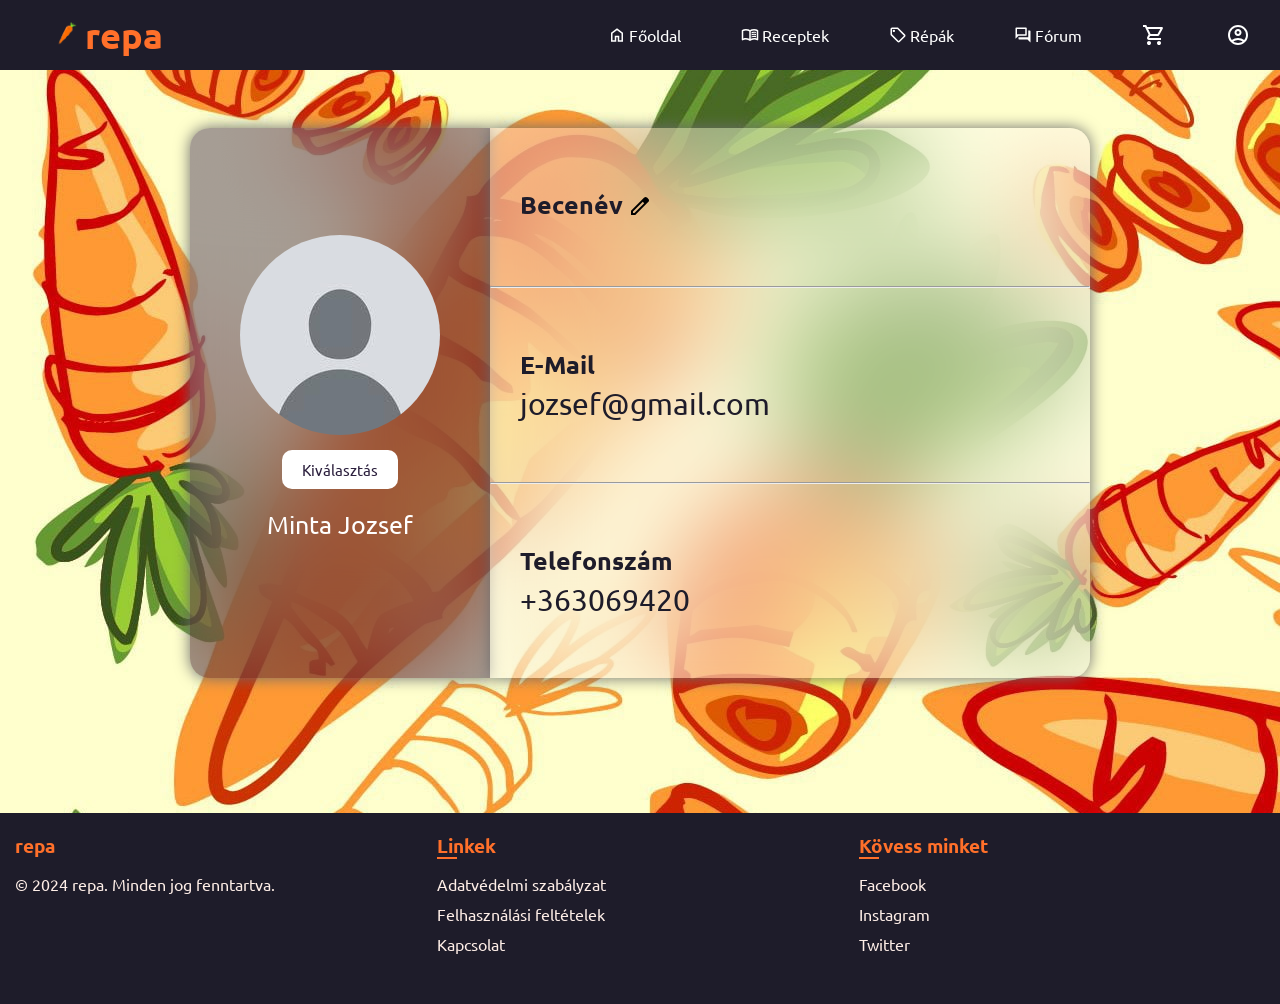
<file: profile.html>
<!DOCTYPE html>
<html lang="hu">
<head>
    <meta charset="UTF-8">
    <meta name="viewport" content="width=device-width, initial-scale=1.0">
    <link rel="icon" href="rootimg/favicon.png">

    <!-- JAVASCRIPT LINKS -->
    <script src="rootjs/navbar.js"></script>
    <script src="profile/js/changeName.js"></script>

    <!--  CSS LINKS -->
    <link rel="stylesheet" href="rootcss/footer.css">
    <link rel="stylesheet" href="rootcss/nav.css">
    <link rel="stylesheet" href="rootcss/root.css">
    <link rel="stylesheet" href="profile/css/profile.css">

    <!-- FONTS -->
    <link rel="preconnect" href="https://fonts.googleapis.com">
    <link rel="preconnect" href="https://fonts.gstatic.com" crossorigin>
    <link href="https://fonts.googleapis.com/css2?family=Ubuntu:ital,wght@0,300;0,400;0,500;0,700;1,300;1,400;1,500;1,700&display=swap" rel="stylesheet">
    <title>repa | Az ország legjobb répa boltja</title>
</head>
<body>


    <!-- NAVBAR, SIDEBAR -->


    <nav>
        <ul class="sidebar">
            <li onclick="hideSidebar()"><a href="#" id="sidebar-close"><svg xmlns="http://www.w3.org/2000/svg" height="24" viewBox="0 -960 960 960" width="24"><path d="m256-200-56-56 224-224-224-224 56-56 224 224 224-224 56 56-224 224 224 224-56 56-224-224-224 224Z"/></svg></a></li>
            <li><a href="index.html"><svg xmlns="http://www.w3.org/2000/svg" height="24" viewBox="0 -960 960 960" width="18"><path d="M240-200h120v-240h240v240h120v-360L480-740 240-560v360Zm-80 80v-480l320-240 320 240v480H520v-240h-80v240H160Zm320-350Z"/></svg>  
                Főoldal</a></li>
            <li><a href="recipe.html"><svg xmlns="http://www.w3.org/2000/svg" height="24" viewBox="0 -960 960 960" width="24"><path d="M560-564v-68q33-14 67.5-21t72.5-7q26 0 51 4t49 10v64q-24-9-48.5-13.5T700-600q-38 0-73 9.5T560-564Zm0 220v-68q33-14 67.5-21t72.5-7q26 0 51 4t49 10v64q-24-9-48.5-13.5T700-380q-38 0-73 9t-67 27Zm0-110v-68q33-14 67.5-21t72.5-7q26 0 51 4t49 10v64q-24-9-48.5-13.5T700-490q-38 0-73 9.5T560-454ZM260-320q47 0 91.5 10.5T440-278v-394q-41-24-87-36t-93-12q-36 0-71.5 7T120-692v396q35-12 69.5-18t70.5-6Zm260 42q44-21 88.5-31.5T700-320q36 0 70.5 6t69.5 18v-396q-33-14-68.5-21t-71.5-7q-47 0-93 12t-87 36v394Zm-40 118q-48-38-104-59t-116-21q-42 0-82.5 11T100-198q-21 11-40.5-1T40-234v-482q0-11 5.5-21T62-752q46-24 96-36t102-12q58 0 113.5 15T480-740q51-30 106.5-45T700-800q52 0 102 12t96 36q11 5 16.5 15t5.5 21v482q0 23-19.5 35t-40.5 1q-37-20-77.5-31T700-240q-60 0-116 21t-104 59ZM280-494Z"/></svg>
                Receptek</a></li>
            <li><a href="shopfront.html"><svg xmlns="http://www.w3.org/2000/svg" height="24" viewBox="0 -960 960 960" width="24"><path d="M570-104q-23 23-57 23t-57-23L104-456q-11-11-17.5-26T80-514v-286q0-33 23.5-56.5T160-880h286q17 0 32 6.5t26 17.5l352 353q23 23 23 56.5T856-390L570-104Zm-57-56 286-286-353-354H160v286l353 354ZM260-640q25 0 42.5-17.5T320-700q0-25-17.5-42.5T260-760q-25 0-42.5 17.5T200-700q0 25 17.5 42.5T260-640ZM160-800Z"/></svg>
                Répák</a></li>
            <li><a href="forum.html"><svg xmlns="http://www.w3.org/2000/svg" height="24" viewBox="0 -960 960 960" width="24"><path d="M280-240q-17 0-28.5-11.5T240-280v-80h520v-360h80q17 0 28.5 11.5T880-680v600L720-240H280ZM80-280v-560q0-17 11.5-28.5T120-880h520q17 0 28.5 11.5T680-840v360q0 17-11.5 28.5T640-440H240L80-280Zm520-240v-280H160v280h440Zm-440 0v-280 280Z"/></svg>
                Fórum</a></li>
            <li><a href="basket.html" id="sidebasket"><svg xmlns="http://www.w3.org/2000/svg" height="24" viewBox="0 -960 960 960" width="24"><path d="M280-80q-33 0-56.5-23.5T200-160q0-33 23.5-56.5T280-240q33 0 56.5 23.5T360-160q0 33-23.5 56.5T280-80Zm400 0q-33 0-56.5-23.5T600-160q0-33 23.5-56.5T680-240q33 0 56.5 23.5T760-160q0 33-23.5 56.5T680-80ZM246-720l96 200h280l110-200H246Zm-38-80h590q23 0 35 20.5t1 41.5L692-482q-11 20-29.5 31T622-440H324l-44 80h480v80H280q-45 0-68-39.5t-2-78.5l54-98-144-304H40v-80h130l38 80Zm134 280h280-280Z"/></svg>
                Kosár</a></li>
            <li><a href="profile.html" id="sideprofile"><svg xmlns="http://www.w3.org/2000/svg" height="24" viewBox="0 -960 960 960" width="24"><path d="M234-276q51-39 114-61.5T480-360q69 0 132 22.5T726-276q35-41 54.5-93T800-480q0-133-93.5-226.5T480-800q-133 0-226.5 93.5T160-480q0 59 19.5 111t54.5 93Zm246-164q-59 0-99.5-40.5T340-580q0-59 40.5-99.5T480-720q59 0 99.5 40.5T620-580q0 59-40.5 99.5T480-440Zm0 360q-83 0-156-31.5T197-197q-54-54-85.5-127T80-480q0-83 31.5-156T197-763q54-54 127-85.5T480-880q83 0 156 31.5T763-763q54 54 85.5 127T880-480q0 83-31.5 156T763-197q-54 54-127 85.5T480-80Zm0-80q53 0 100-15.5t86-44.5q-39-29-86-44.5T480-280q-53 0-100 15.5T294-220q39 29 86 44.5T480-160Zm0-360q26 0 43-17t17-43q0-26-17-43t-43-17q-26 0-43 17t-17 43q0 26 17 43t43 17Zm0-60Zm0 360Z"/></svg>
                Profil</a></li>
        </ul>
        <ul>
            <li>
                <a id="nav-logo" href="index.html"><img src="rootimg/favicon2.png" alt="" id="logo-img">repa</a>
            </li>
            <li><a href="index.html" class="hideOnMobile"><svg xmlns="http://www.w3.org/2000/svg" height="24" viewBox="0 -960 960 960" width="18"><path d="M240-200h120v-240h240v240h120v-360L480-740 240-560v360Zm-80 80v-480l320-240 320 240v480H520v-240h-80v240H160Zm320-350Z"/></svg>  
                Főoldal</a></li>
            <li><a href="recipe.html" class="hideOnMobile"><svg xmlns="http://www.w3.org/2000/svg" height="24" viewBox="0 -960 960 960" width="24"><path d="M560-564v-68q33-14 67.5-21t72.5-7q26 0 51 4t49 10v64q-24-9-48.5-13.5T700-600q-38 0-73 9.5T560-564Zm0 220v-68q33-14 67.5-21t72.5-7q26 0 51 4t49 10v64q-24-9-48.5-13.5T700-380q-38 0-73 9t-67 27Zm0-110v-68q33-14 67.5-21t72.5-7q26 0 51 4t49 10v64q-24-9-48.5-13.5T700-490q-38 0-73 9.5T560-454ZM260-320q47 0 91.5 10.5T440-278v-394q-41-24-87-36t-93-12q-36 0-71.5 7T120-692v396q35-12 69.5-18t70.5-6Zm260 42q44-21 88.5-31.5T700-320q36 0 70.5 6t69.5 18v-396q-33-14-68.5-21t-71.5-7q-47 0-93 12t-87 36v394Zm-40 118q-48-38-104-59t-116-21q-42 0-82.5 11T100-198q-21 11-40.5-1T40-234v-482q0-11 5.5-21T62-752q46-24 96-36t102-12q58 0 113.5 15T480-740q51-30 106.5-45T700-800q52 0 102 12t96 36q11 5 16.5 15t5.5 21v482q0 23-19.5 35t-40.5 1q-37-20-77.5-31T700-240q-60 0-116 21t-104 59ZM280-494Z"/></svg>
                Receptek</a></li>
            <li><a href="shopfront.html" class="hideOnMobile"><svg xmlns="http://www.w3.org/2000/svg" height="24" viewBox="0 -960 960 960" width="24"><path d="M570-104q-23 23-57 23t-57-23L104-456q-11-11-17.5-26T80-514v-286q0-33 23.5-56.5T160-880h286q17 0 32 6.5t26 17.5l352 353q23 23 23 56.5T856-390L570-104Zm-57-56 286-286-353-354H160v286l353 354ZM260-640q25 0 42.5-17.5T320-700q0-25-17.5-42.5T260-760q-25 0-42.5 17.5T200-700q0 25 17.5 42.5T260-640ZM160-800Z"/></svg>
                Répák</a></li>
            <li><a href="forum.html" class="hideOnMobile"><svg xmlns="http://www.w3.org/2000/svg" height="24" viewBox="0 -960 960 960" width="24"><path d="M280-240q-17 0-28.5-11.5T240-280v-80h520v-360h80q17 0 28.5 11.5T880-680v600L720-240H280ZM80-280v-560q0-17 11.5-28.5T120-880h520q17 0 28.5 11.5T680-840v360q0 17-11.5 28.5T640-440H240L80-280Zm520-240v-280H160v280h440Zm-440 0v-280 280Z"/></svg>
                Fórum</a></li>
            <li><a href="basket.html" class="hideOnMobile" id="basket"><svg xmlns="http://www.w3.org/2000/svg" height="24" viewBox="0 -960 960 960" width="24"><path d="M280-80q-33 0-56.5-23.5T200-160q0-33 23.5-56.5T280-240q33 0 56.5 23.5T360-160q0 33-23.5 56.5T280-80Zm400 0q-33 0-56.5-23.5T600-160q0-33 23.5-56.5T680-240q33 0 56.5 23.5T760-160q0 33-23.5 56.5T680-80ZM246-720l96 200h280l110-200H246Zm-38-80h590q23 0 35 20.5t1 41.5L692-482q-11 20-29.5 31T622-440H324l-44 80h480v80H280q-45 0-68-39.5t-2-78.5l54-98-144-304H40v-80h130l38 80Zm134 280h280-280Z"/></svg></a></li>
            <li><a href="profile.html" class="hideOnMobile" id="profile"><svg xmlns="http://www.w3.org/2000/svg" height="24" viewBox="0 -960 960 960" width="24"><path d="M234-276q51-39 114-61.5T480-360q69 0 132 22.5T726-276q35-41 54.5-93T800-480q0-133-93.5-226.5T480-800q-133 0-226.5 93.5T160-480q0 59 19.5 111t54.5 93Zm246-164q-59 0-99.5-40.5T340-580q0-59 40.5-99.5T480-720q59 0 99.5 40.5T620-580q0 59-40.5 99.5T480-440Zm0 360q-83 0-156-31.5T197-197q-54-54-85.5-127T80-480q0-83 31.5-156T197-763q54-54 127-85.5T480-880q83 0 156 31.5T763-763q54 54 85.5 127T880-480q0 83-31.5 156T763-197q-54 54-127 85.5T480-80Zm0-80q53 0 100-15.5t86-44.5q-39-29-86-44.5T480-280q-53 0-100 15.5T294-220q39 29 86 44.5T480-160Zm0-360q26 0 43-17t17-43q0-26-17-43t-43-17q-26 0-43 17t-17 43q0 26 17 43t43 17Zm0-60Zm0 360Z"/></svg></a></li>
            <li class="menu-button" onclick="showSidebar()"><a href="#"><svg xmlns="http://www.w3.org/2000/svg" height="24" viewBox="0 -960 960 960" width="24"><path d="M120-240v-80h720v80H120Zm0-200v-80h720v80H120Zm0-200v-80h720v80H120Z"/></svg></a></li>
        </ul>
    </nav>

    <div id="border">
        <div id="picture-side">
            <div id="picture">
                <img id="avatar" src="profile/img/prof.jpg" alt="Avatar">
            </div>
            <label  id="upload">
                Kiválasztás
                <input type="file">
            </label>
            <div id="name">
                <p>Minta Jozsef</p>
            </div>
        </div>
        <div id="info-side">
            <div class="info">
                <div id="edit">
                    <h5>Becenév</h5>
                    <button onclick="changeName()" id="change"><svg id="edit-button" xmlns="http://www.w3.org/2000/svg" height="24" viewBox="0 -960 960 960" width="24"><path d="M200-200h57l391-391-57-57-391 391v57Zm-80 80v-170l528-527q12-11 26.5-17t30.5-6q16 0 31 6t26 18l55 56q12 11 17.5 26t5.5 30q0 16-5.5 30.5T817-647L290-120H120Zm640-584-56-56 56 56Zm-141 85-28-29 57 57-29-28Z"/></svg></button>
                </div>
                <p id="nickname">Jozs</p>
                <div id="submit">
                    <input type="text" id="changeName">
                    <button onclick="saveName()" id="saveName">Submit</button>
                </div>
            </div>
            <hr>
            <div class="info">
                <h5>E-Mail</h5>
                <p>jozsef@gmail.com</p>
            </div>
            <hr>
            <div class="info">
                <h5>Telefonszám</h5>
                <p>+363069420</p>
            </div>
        </div>
    </div>
    
    <!-- FOOTER -->

    <footer>
        <div class="footer-container">
            <div class="footer-section">
                <h3>repa</h3>
                <p>&copy; 2024 repa. Minden jog fenntartva.</p>
            </div>
            <div class="footer-section">
                <h3>Linkek</h3>
                <ul>
                    <li><a href="aszf.html">Adatvédelmi szabályzat</a></li>
                    <li><a href="ff.html">Felhasználási feltételek</a></li>
                    <li><a href="undermaintenence.html">Kapcsolat</a></li>
                </ul>
            </div>
            <div class="footer-section">
                <h3>Kövess minket</h3>
                <ul>
                    <li><a href="undermaintenence.html">Facebook</a></li>
                    <li><a href="undermaintenence.html">Instagram</a></li>
                    <li><a href="undermaintenence.html">Twitter</a></li>
                </ul>
            </div>
        </div>
    </footer>
</body>
</html>
</file>
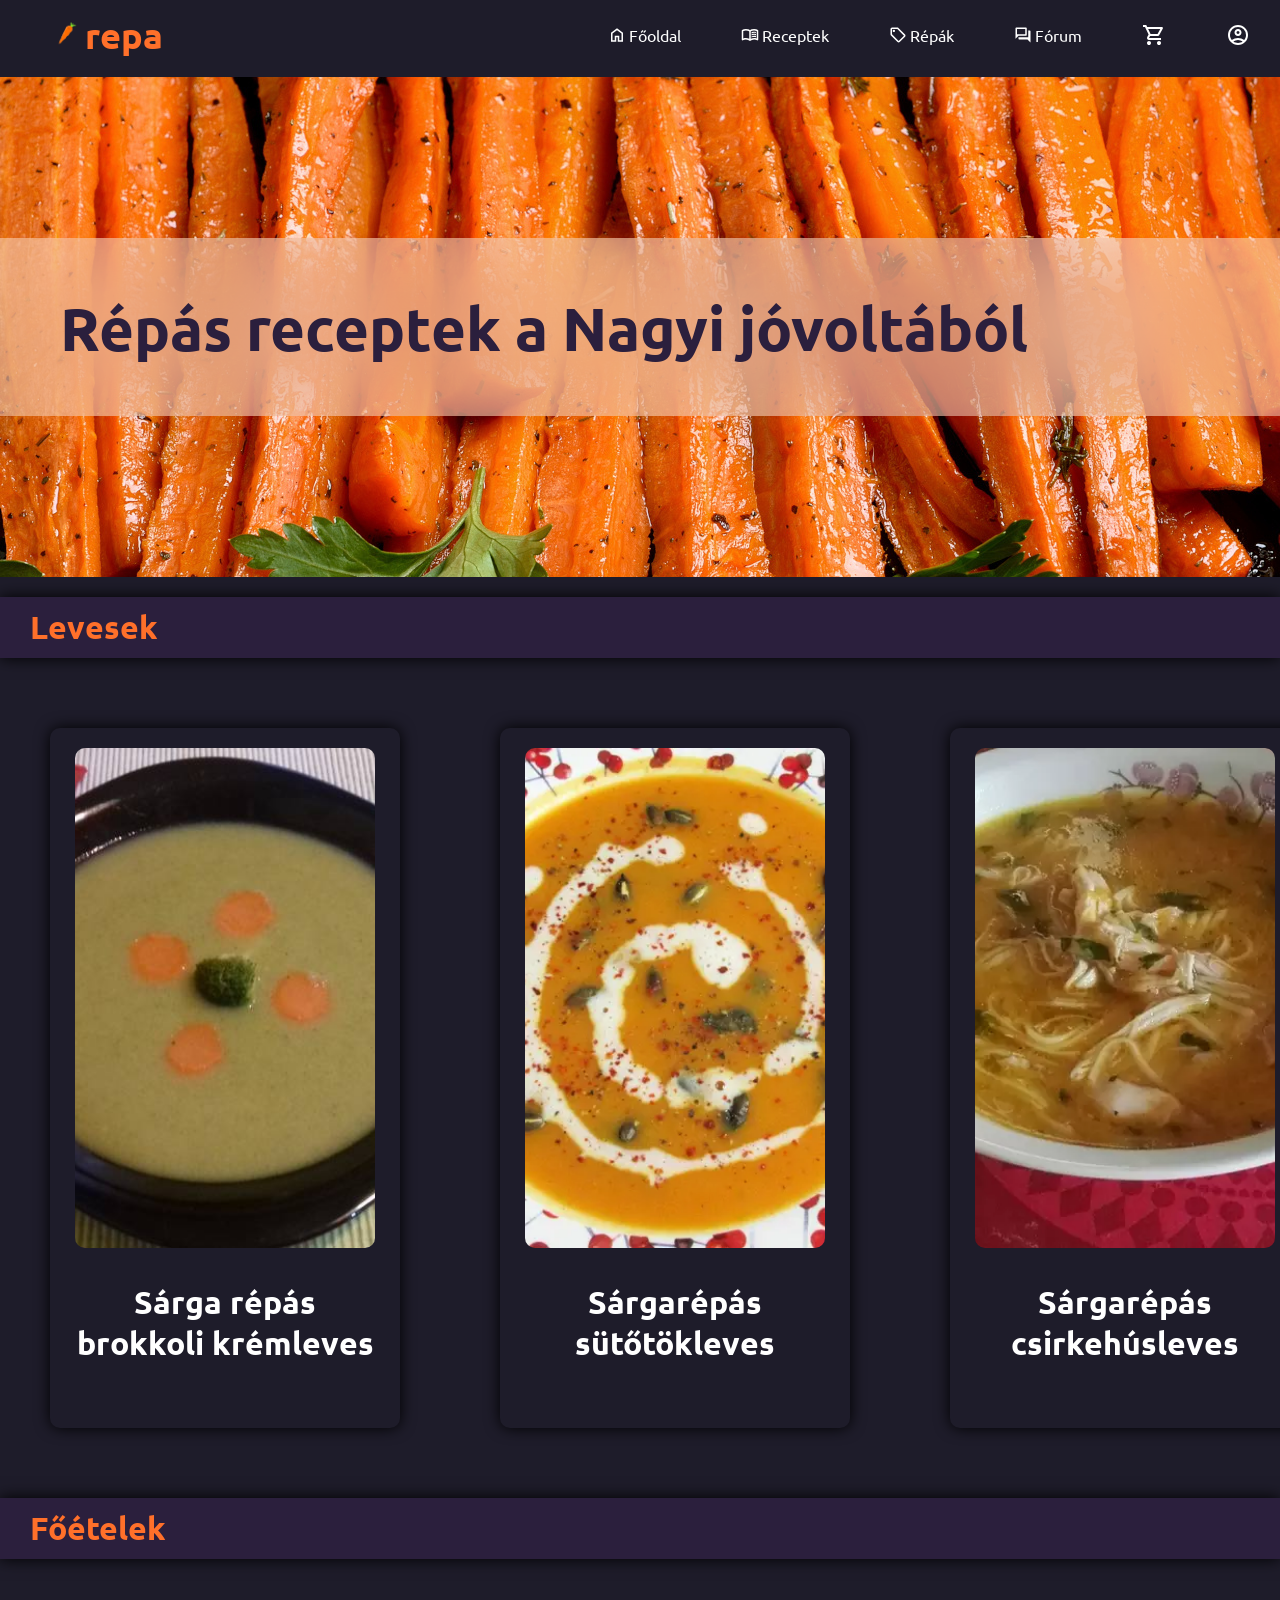
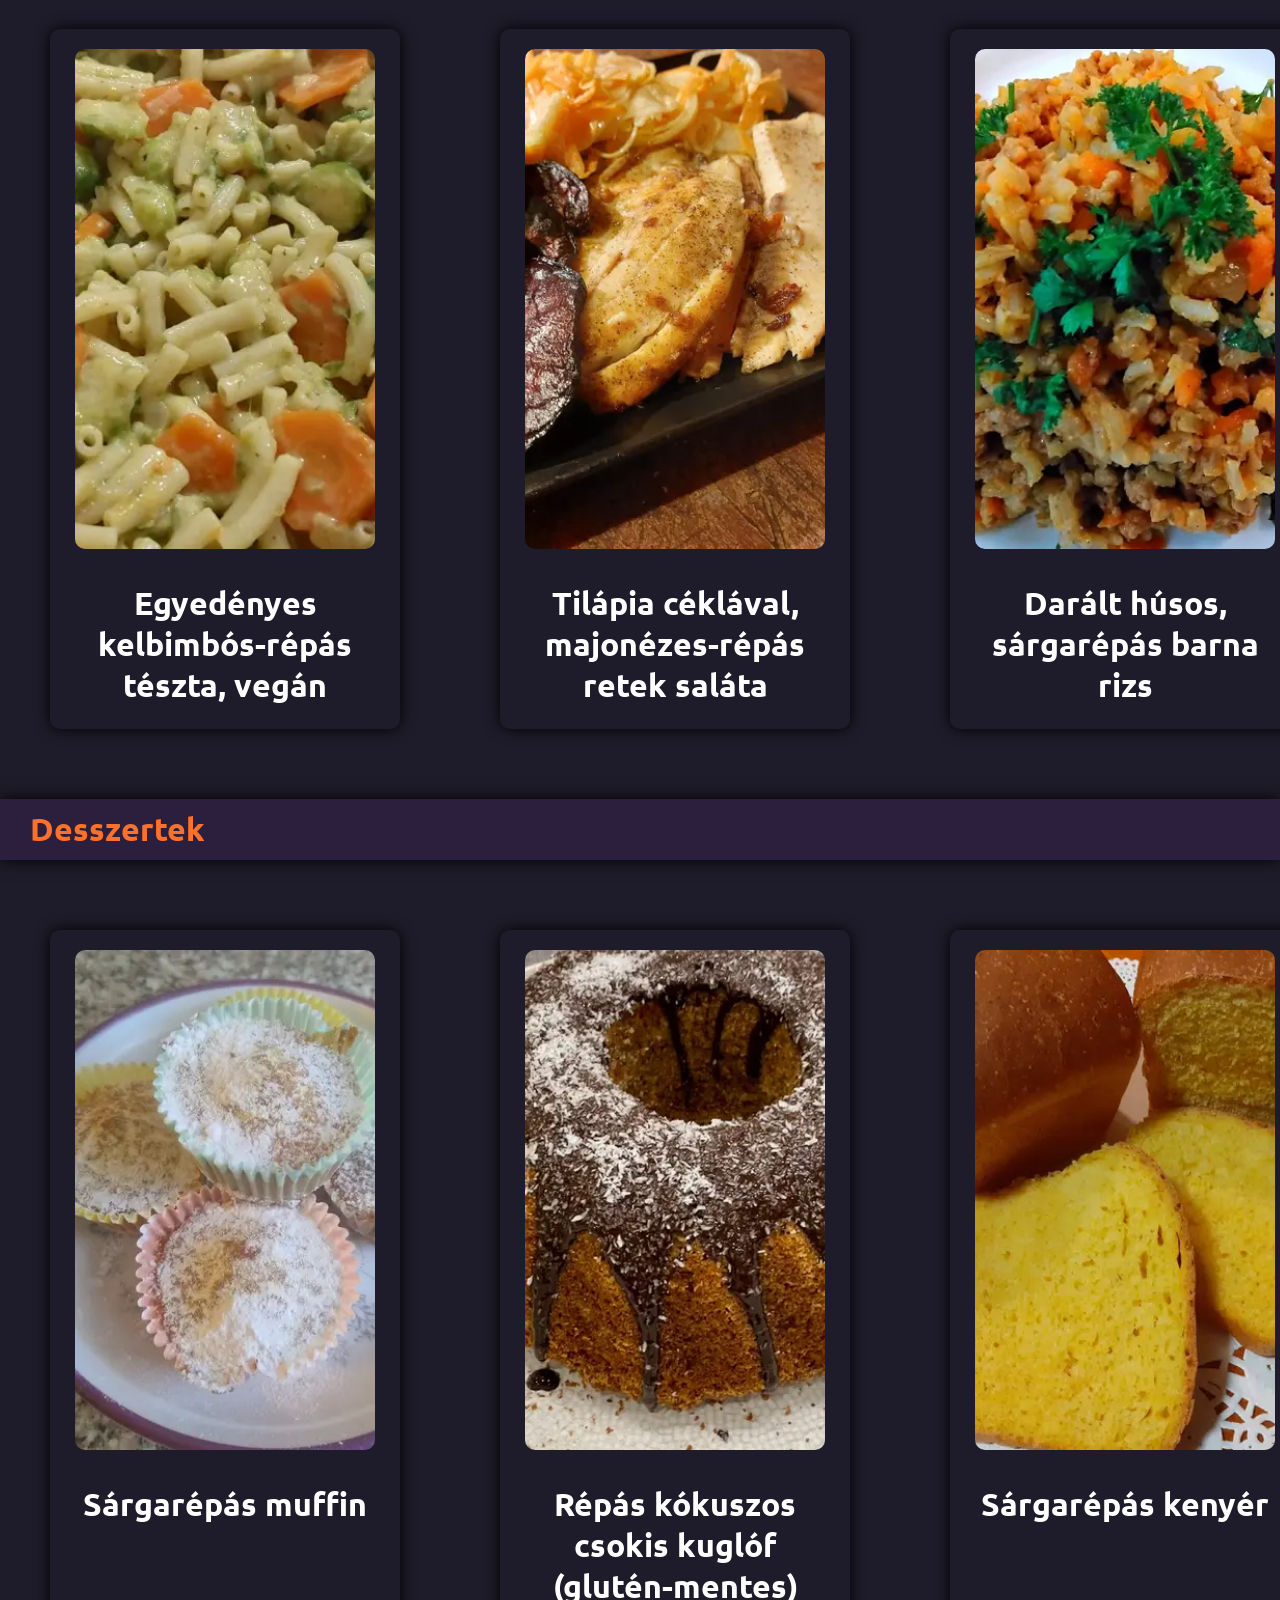
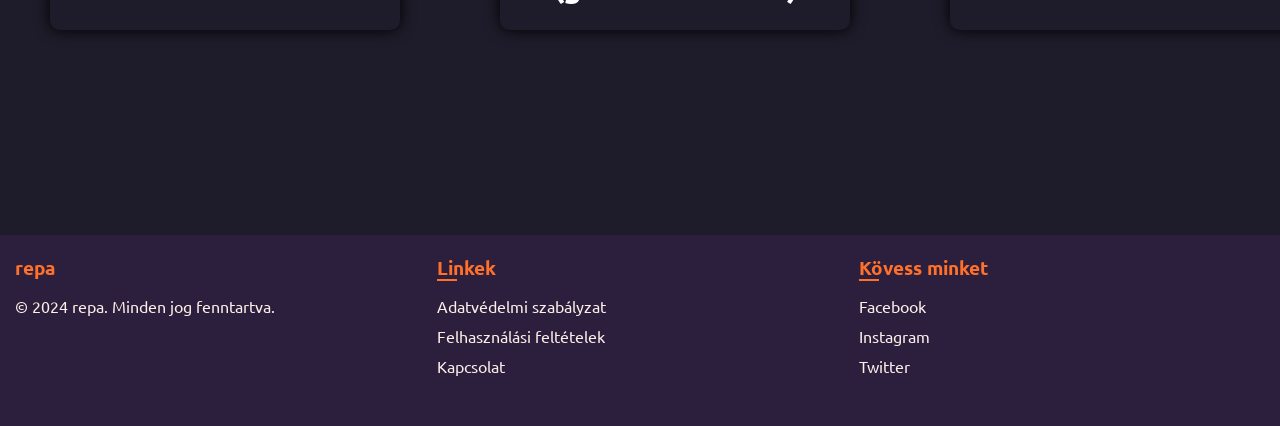
<file: recipe.html>
<!DOCTYPE html>
<html lang="hu">
<head>
    <meta charset="UTF-8">
    <meta name="viewport" content="width=device-width, initial-scale=1.0">
    <link rel="icon" href="rootimg/favicon.png">
    <!-- JAVASCRIPT LINKS -->
    <script src="rootjs/navbar.js"></script>

    <!--  CSS LINKS -->
    <link rel="stylesheet" href="rootcss/footer.css">
    <link rel="stylesheet" href="rootcss/nav.css">
    <link rel="stylesheet" href="rootcss/root.css">
    <link rel="stylesheet" href="recipe/css/recipe.css">

    <!-- FONTS -->
    <link rel="preconnect" href="https://fonts.googleapis.com">
    <link rel="preconnect" href="https://fonts.gstatic.com" crossorigin>
    <link href="https://fonts.googleapis.com/css2?family=Ubuntu:ital,wght@0,300;0,400;0,500;0,700;1,300;1,400;1,500;1,700&display=swap" rel="stylesheet">
    <title>repa | Nagyi titkos receptjei</title>
</head>
<body>


    <!-- NAVBAR, SIDEBAR -->


    <nav>
        <ul class="sidebar">
            <li onclick="hideSidebar()"><a href="#" id="sidebar-close"><svg xmlns="http://www.w3.org/2000/svg" height="24" viewBox="0 -960 960 960" width="24"><path d="m256-200-56-56 224-224-224-224 56-56 224 224 224-224 56 56-224 224 224 224-56 56-224-224-224 224Z"/></svg></a></li>
            <li><a href="index.html"><svg xmlns="http://www.w3.org/2000/svg" height="24" viewBox="0 -960 960 960" width="18"><path d="M240-200h120v-240h240v240h120v-360L480-740 240-560v360Zm-80 80v-480l320-240 320 240v480H520v-240h-80v240H160Zm320-350Z"/></svg>  
                Főoldal</a></li>
            <li><a href="recipe.html"><svg xmlns="http://www.w3.org/2000/svg" height="24" viewBox="0 -960 960 960" width="24"><path d="M560-564v-68q33-14 67.5-21t72.5-7q26 0 51 4t49 10v64q-24-9-48.5-13.5T700-600q-38 0-73 9.5T560-564Zm0 220v-68q33-14 67.5-21t72.5-7q26 0 51 4t49 10v64q-24-9-48.5-13.5T700-380q-38 0-73 9t-67 27Zm0-110v-68q33-14 67.5-21t72.5-7q26 0 51 4t49 10v64q-24-9-48.5-13.5T700-490q-38 0-73 9.5T560-454ZM260-320q47 0 91.5 10.5T440-278v-394q-41-24-87-36t-93-12q-36 0-71.5 7T120-692v396q35-12 69.5-18t70.5-6Zm260 42q44-21 88.5-31.5T700-320q36 0 70.5 6t69.5 18v-396q-33-14-68.5-21t-71.5-7q-47 0-93 12t-87 36v394Zm-40 118q-48-38-104-59t-116-21q-42 0-82.5 11T100-198q-21 11-40.5-1T40-234v-482q0-11 5.5-21T62-752q46-24 96-36t102-12q58 0 113.5 15T480-740q51-30 106.5-45T700-800q52 0 102 12t96 36q11 5 16.5 15t5.5 21v482q0 23-19.5 35t-40.5 1q-37-20-77.5-31T700-240q-60 0-116 21t-104 59ZM280-494Z"/></svg>
                Receptek</a></li>
            <li><a href="shopfront.html"><svg xmlns="http://www.w3.org/2000/svg" height="24" viewBox="0 -960 960 960" width="24"><path d="M570-104q-23 23-57 23t-57-23L104-456q-11-11-17.5-26T80-514v-286q0-33 23.5-56.5T160-880h286q17 0 32 6.5t26 17.5l352 353q23 23 23 56.5T856-390L570-104Zm-57-56 286-286-353-354H160v286l353 354ZM260-640q25 0 42.5-17.5T320-700q0-25-17.5-42.5T260-760q-25 0-42.5 17.5T200-700q0 25 17.5 42.5T260-640ZM160-800Z"/></svg>
                Répák</a></li>
            <li><a href="forum.html"><svg xmlns="http://www.w3.org/2000/svg" height="24" viewBox="0 -960 960 960" width="24"><path d="M280-240q-17 0-28.5-11.5T240-280v-80h520v-360h80q17 0 28.5 11.5T880-680v600L720-240H280ZM80-280v-560q0-17 11.5-28.5T120-880h520q17 0 28.5 11.5T680-840v360q0 17-11.5 28.5T640-440H240L80-280Zm520-240v-280H160v280h440Zm-440 0v-280 280Z"/></svg>
                Fórum</a></li>
            <li><a href="basket.html" id="sidebasket"><svg xmlns="http://www.w3.org/2000/svg" height="24" viewBox="0 -960 960 960" width="24"><path d="M280-80q-33 0-56.5-23.5T200-160q0-33 23.5-56.5T280-240q33 0 56.5 23.5T360-160q0 33-23.5 56.5T280-80Zm400 0q-33 0-56.5-23.5T600-160q0-33 23.5-56.5T680-240q33 0 56.5 23.5T760-160q0 33-23.5 56.5T680-80ZM246-720l96 200h280l110-200H246Zm-38-80h590q23 0 35 20.5t1 41.5L692-482q-11 20-29.5 31T622-440H324l-44 80h480v80H280q-45 0-68-39.5t-2-78.5l54-98-144-304H40v-80h130l38 80Zm134 280h280-280Z"/></svg>
                Kosár</a></li>
            <li><a href="profile.html" id="sideprofile"><svg xmlns="http://www.w3.org/2000/svg" height="24" viewBox="0 -960 960 960" width="24"><path d="M234-276q51-39 114-61.5T480-360q69 0 132 22.5T726-276q35-41 54.5-93T800-480q0-133-93.5-226.5T480-800q-133 0-226.5 93.5T160-480q0 59 19.5 111t54.5 93Zm246-164q-59 0-99.5-40.5T340-580q0-59 40.5-99.5T480-720q59 0 99.5 40.5T620-580q0 59-40.5 99.5T480-440Zm0 360q-83 0-156-31.5T197-197q-54-54-85.5-127T80-480q0-83 31.5-156T197-763q54-54 127-85.5T480-880q83 0 156 31.5T763-763q54 54 85.5 127T880-480q0 83-31.5 156T763-197q-54 54-127 85.5T480-80Zm0-80q53 0 100-15.5t86-44.5q-39-29-86-44.5T480-280q-53 0-100 15.5T294-220q39 29 86 44.5T480-160Zm0-360q26 0 43-17t17-43q0-26-17-43t-43-17q-26 0-43 17t-17 43q0 26 17 43t43 17Zm0-60Zm0 360Z"/></svg>
                Profil</a></li>
        </ul>
        <ul>
            <li>
                <a id="nav-logo" href="index.html"><img src="rootimg/favicon2.png" alt="" id="logo-img">repa</a>
            </li>
            <li><a href="index.html" class="hideOnMobile"><svg xmlns="http://www.w3.org/2000/svg" height="24" viewBox="0 -960 960 960" width="18"><path d="M240-200h120v-240h240v240h120v-360L480-740 240-560v360Zm-80 80v-480l320-240 320 240v480H520v-240h-80v240H160Zm320-350Z"/></svg>  
                Főoldal</a></li>
            <li><a href="recipe.html" class="hideOnMobile"><svg xmlns="http://www.w3.org/2000/svg" height="24" viewBox="0 -960 960 960" width="24"><path d="M560-564v-68q33-14 67.5-21t72.5-7q26 0 51 4t49 10v64q-24-9-48.5-13.5T700-600q-38 0-73 9.5T560-564Zm0 220v-68q33-14 67.5-21t72.5-7q26 0 51 4t49 10v64q-24-9-48.5-13.5T700-380q-38 0-73 9t-67 27Zm0-110v-68q33-14 67.5-21t72.5-7q26 0 51 4t49 10v64q-24-9-48.5-13.5T700-490q-38 0-73 9.5T560-454ZM260-320q47 0 91.5 10.5T440-278v-394q-41-24-87-36t-93-12q-36 0-71.5 7T120-692v396q35-12 69.5-18t70.5-6Zm260 42q44-21 88.5-31.5T700-320q36 0 70.5 6t69.5 18v-396q-33-14-68.5-21t-71.5-7q-47 0-93 12t-87 36v394Zm-40 118q-48-38-104-59t-116-21q-42 0-82.5 11T100-198q-21 11-40.5-1T40-234v-482q0-11 5.5-21T62-752q46-24 96-36t102-12q58 0 113.5 15T480-740q51-30 106.5-45T700-800q52 0 102 12t96 36q11 5 16.5 15t5.5 21v482q0 23-19.5 35t-40.5 1q-37-20-77.5-31T700-240q-60 0-116 21t-104 59ZM280-494Z"/></svg>
                Receptek</a></li>
            <li><a href="shopfront.html" class="hideOnMobile"><svg xmlns="http://www.w3.org/2000/svg" height="24" viewBox="0 -960 960 960" width="24"><path d="M570-104q-23 23-57 23t-57-23L104-456q-11-11-17.5-26T80-514v-286q0-33 23.5-56.5T160-880h286q17 0 32 6.5t26 17.5l352 353q23 23 23 56.5T856-390L570-104Zm-57-56 286-286-353-354H160v286l353 354ZM260-640q25 0 42.5-17.5T320-700q0-25-17.5-42.5T260-760q-25 0-42.5 17.5T200-700q0 25 17.5 42.5T260-640ZM160-800Z"/></svg>
                Répák</a></li>
            <li><a href="forum.html" class="hideOnMobile"><svg xmlns="http://www.w3.org/2000/svg" height="24" viewBox="0 -960 960 960" width="24"><path d="M280-240q-17 0-28.5-11.5T240-280v-80h520v-360h80q17 0 28.5 11.5T880-680v600L720-240H280ZM80-280v-560q0-17 11.5-28.5T120-880h520q17 0 28.5 11.5T680-840v360q0 17-11.5 28.5T640-440H240L80-280Zm520-240v-280H160v280h440Zm-440 0v-280 280Z"/></svg>
                Fórum</a></li>
            <li><a href="basket.html" class="hideOnMobile" id="basket"><svg xmlns="http://www.w3.org/2000/svg" height="24" viewBox="0 -960 960 960" width="24"><path d="M280-80q-33 0-56.5-23.5T200-160q0-33 23.5-56.5T280-240q33 0 56.5 23.5T360-160q0 33-23.5 56.5T280-80Zm400 0q-33 0-56.5-23.5T600-160q0-33 23.5-56.5T680-240q33 0 56.5 23.5T760-160q0 33-23.5 56.5T680-80ZM246-720l96 200h280l110-200H246Zm-38-80h590q23 0 35 20.5t1 41.5L692-482q-11 20-29.5 31T622-440H324l-44 80h480v80H280q-45 0-68-39.5t-2-78.5l54-98-144-304H40v-80h130l38 80Zm134 280h280-280Z"/></svg></a></li>
            <li><a href="profile.html" class="hideOnMobile" id="profile"><svg xmlns="http://www.w3.org/2000/svg" height="24" viewBox="0 -960 960 960" width="24"><path d="M234-276q51-39 114-61.5T480-360q69 0 132 22.5T726-276q35-41 54.5-93T800-480q0-133-93.5-226.5T480-800q-133 0-226.5 93.5T160-480q0 59 19.5 111t54.5 93Zm246-164q-59 0-99.5-40.5T340-580q0-59 40.5-99.5T480-720q59 0 99.5 40.5T620-580q0 59-40.5 99.5T480-440Zm0 360q-83 0-156-31.5T197-197q-54-54-85.5-127T80-480q0-83 31.5-156T197-763q54-54 127-85.5T480-880q83 0 156 31.5T763-763q54 54 85.5 127T880-480q0 83-31.5 156T763-197q-54 54-127 85.5T480-80Zm0-80q53 0 100-15.5t86-44.5q-39-29-86-44.5T480-280q-53 0-100 15.5T294-220q39 29 86 44.5T480-160Zm0-360q26 0 43-17t17-43q0-26-17-43t-43-17q-26 0-43 17t-17 43q0 26 17 43t43 17Zm0-60Zm0 360Z"/></svg></a></li>
            <li class="menu-button" onclick="showSidebar()"><a href="#"><svg xmlns="http://www.w3.org/2000/svg" height="24" viewBox="0 -960 960 960" width="24"><path d="M120-240v-80h720v80H120Zm0-200v-80h720v80H120Zm0-200v-80h720v80H120Z"/></svg></a></li>
        </ul>
    </nav>


    <div id="pic">
        <h1 id="title">Répás receptek a Nagyi jóvoltából</h1>
    </div>

    <br>

    <h1 class="head">Levesek</h1>
    <div class="row">
        <div class="flip-card">
            <div class="flip-card-inner">
                <div class="flip-card-front">
                    <img src="recipe/img/sarga-repas-brokkoli-kremleves-vegan-recept-foto.jpg" alt="Avatar">
                    <h1>Sárga répás brokkoli krémleves</h1>
                </div>
                <div class="flip-card-back">
                    <h3>Hozzávalók:</h3>
                    <p>50 dkg brokkoli</p>
                    <p>3 közepes db sárgarépa</p>
                    <p>1 közepes db burgonya</p>
                    <p>1 közepes db vöröshagyma</p>
                    <p>2 ek olívaolaj</p>
                    <p>1 db leveskocka (zöldség)</p>
                    <p>1 csipet só</p>
                    <p>7 dl víz</p>

                    <br>

                    <h3>Elkészítés:</h3>
                    <p>A zöldségeket megtisztítjuk (a brokkoli szárát is meghámozzuk), apróra vágjuk.</p>
                    <p>A hagymát olajon megfonnyasztjuk.</p>
                    <p>Felöntjük 7 dl vízzel, hozzáadjuk a leveskockát, a sót, a zöldségeket, és puhára pároljuk.</p>
                    <p>Díszítéshez kevés zöldséget kiveszünk, a többit botmixerrel pürésítjük.</p>
                    <p>Tálaláskor barackmag vagy kökénymagolajat locsolhatunk rá.</p>

                </div>
            </div>
        </div>
        
        <div class="flip-card">
            <div class="flip-card-inner">
                <div class="flip-card-front">
                    <img src="recipe/img/sargarepas-sutotokleves-recept-foto.webp" alt="Avatar">
                    <h1>Sárgarépás sütőtökleves</h1>
                </div>
                <div class="flip-card-back">
                    <h3>Hozzávalók:</h3>
                    <p>5 dkg vaj</p>
                    <p>1 db közepes fej vöröshagyma, 50 dkg sütőtök (tisztítva mérve), 2 db közepes sárgarépa (kb. 20 dkg tisztítva mérve)</p>
                    <p>10 dl víz, 1-2 ek citromlé, 1 tk balzsamecet</p>
                    <p>2 db erőleveskocka (vagy ételízesítő)</p>
                    <p>1 tk só, 1-2 ek cukor vagy méz, 1/2 mk őrölt fehér bors, 1/2 mk őrölt fahéj, 1/2 mk őrölt gyömbér</p>
                    <p>1 dl főzőtejszín</p>
                    <p>1/4 mk chilipehely (elmaradhat)</p>
                    <p>1/4 mk durvára őrölt fekete bors (elmaradhat)</p>
                    <p>5 dkg pirított tökmag</p>

                    <br>

                    <h3>Elkészítés:</h3>
                    <p>Vajon megdinszteljük az apróra vágott vöröshagymát, majd hozzáadjuk a sütőtököt és a sárgarépát.</p>
                    <p>Felöntjük vízzel, hozzáadjuk a leveskockát és a fűszereket, majd puhára főzzük.</p>
                    <p>Pürésítjük, majd ízesítjük cukorral, citromlével, tejszínnel és sóval.</p>
                    <p>Megpirítjuk a tökmagot serpenyőben.</p>
                    <p>Tálaláskor tejszínnel megcsorgatjuk, balzsamecettel, chilipehellyel és borssal ízesítjük.</p>
                </div>
            </div>
        </div>

        <div class="flip-card">
            <div class="flip-card-inner">
                <div class="flip-card-front">
                    <img src="recipe/img/sargarepas-csirkehusleves-recept-foto.webp" alt="Avatar">
                    <h1>Sárgarépás csirkehúsleves</h1>
                </div>
                <div class="flip-card-back">
                    <h3>Hozzávalók:</h3>
                    <p>2 db egész csirkecomb</p>
                    <p>1 teáskanál só, 2 evőkanál liszt, 1 evőkanál olívaolaj</p>
                    <p>3 dkg vaj</p>
                    <p>2 db sárgarépa, 1 db közepes vöröshagyma, 2 gerezd fokhagyma</p>
                    <p>4 dl hideg víz</p>
                    <p>1,2 liter húsleves</p>
                    <p>ízlés szerint őrölt fekete bors, ízlés szerint só, ízlés szerint petrezselyemzöld</p>
                    <p>1 dl vastagabb cérnametélt</p>

                    <br>

                    <h3>Elkészítés:</h3>
                    <p>Csirkecombokat sós vízben megfőzzük. Kihűlés után feldolgozzuk. Vöröshagymát finomra vágjuk, fokhagymát, sárgarépát lereszeljük.</p>
                    <p>Olívaolajat, vajat és a répát lábasba tesszük, és addig pároljuk, míg a répa kis levet enged. Hozzáadjuk a vágott hagymát, majd beletesszük a fokhagymát.</p>
                    <p>2 evőkanál liszttel megszórjuk, majd keverjük, míg a zsiradék fel nem veszi a lisztet. Ráöntjük a 4 dl hideg vizet, majd a félretett húslevet. Összefőzzük, a cérnametéltet beletesszük, elkavarjuk. Beletesszük a felaprított húst. Ízlés szerint sózzuk, borsozzuk, összeforraljuk.</p>
                </div>
            </div>
        </div>

        <div class="flip-card">
            <div class="flip-card-inner">
                <div class="flip-card-front">
                    <img src="recipe/img/burgonyas-sargarepas-kremleves-recept-foto.webp" alt="Avatar">
                    <h1>Burgonyás sárgarépás krémleves</h1>
                </div>
                <div class="flip-card-back">
                    <h3>Hozzávalók:</h3>
                    <p>50 dkg burgonya</p>
                    <p>500 ml tej</p>
                    <p>500 ml víz</p>
                    <p>25 dkg vékony sárgarépa</p>
                    <p>5 dkg 82%-os vaj</p>
                    <p>1 evőkanál finomra vágott petrezselyem</p>
                    <p>Ízlés szerint só</p>
                    <p>2 db tojássárgája</p>

                    <br>

                    <h3>Elkészítés:</h3>
                    <p>A fél kg krumplit meghámozom, kockára vágva megfőzöm a fele mennyiségű sós tejes vízben. Nagyon kell rá figyelni, mert könnyen kifut.</p>
                    <p>A sárgarépát megtisztítom, vékony karikára vágom, és 3 dkg vajon, a petrezselyem nagy részével s egy pici sóval meghintve kis lángon megpárolom.</p>
                    <p>Amikor a burgonya megpuhult, leturmixolom, felöntöm a maradék tejjel és vízzel, állandó keverés közben felforralom.</p>
                    <p>Egy leveses tálban a maradék vajat elhabarom a két tojássárgájával,</p>
                    <p>Fokozatosan rámerem a forró levest, miközben keverem.</p>
                    <p>Beleteszem a megpárolt petrezselymes sárgarépát, megszórom a maradék petrezselyemmel és azonnal tálalom.</p>
                </div>
            </div>
        </div>

        <div class="flip-card">
            <div class="flip-card-inner">
                <div class="flip-card-front">
                    <img src="recipe/img/almas-repas-ceklakremleves-recept-foto.webp" alt="Avatar">
                    <h1>Almás-répás céklakrémleves</h1>
                </div>
                <div class="flip-card-back">
                    <h3>Hozzávalók:</h3>
                    <p>2 db cékla</p>
                    <p>2 db sárgarépa</p>
                    <p>1 db alma</p>
                    <p>Szükség szerint víz</p>
                    <p>3 ek joghurt</p>
                    <p>1 db leveskocka</p>

                    <br>

                    <h3>Elkészítés:</h3>
                    <p>Előkészítjük a répát, céklát, almát.</p>
                    <p>Megtisztítjuk és feldaraboljuk őket, egy lábasba tesszük.</p>
                    <p>Felöntjük annyi vízzel, ami ellepi és felforraljuk. Kb. 4 perc.</p>
                    <p>Ha felforrt, akkor beletesszük a leveskockát és alacsony lángon addig főzzük, amíg meg nem puhul minden hozzávaló. Kb. 12 perc.</p>
                    <p>Hagyjuk kihűlni.</p>
                    <p>Ha kihűlt, akkor mehet a turmixba. Botmixerrel is lehet, de úgy darabosabb maradhat.</p>
                    <p>Ha kész vagyunk, akkor keverünk bele joghurtot és kész is.</p>
                </div>
            </div>
        </div>

        <div class="flip-card">
            <div class="flip-card-inner">
                <div class="flip-card-front">
                    <img src="recipe/img/957-krumplis-sargarepas-kolbaszos-tejfolos-leves-habarassal-recept-foto.webp" alt="Avatar">
                    <h1>Sárgarépás kolbászos tejfölös leves</h1>
                </div>
                <div class="flip-card-back">
                    <h3>Hozzávalók:</h3>
                    <p>1 kg krumpli, 3 db nagy sárgarépa, 1 db vöröshagyma, 2 cikk fokhagyma</p>
                    <p>10 dkg füstölt kolbász, 5 dkg csípős füstölt kolbász</p>
                    <p>3 L húsleves alap vagy víz</p>
                    <p>3-4 db babérlevél</p>
                    <p>2 tk vegeta</p>
                    <p>1/2 mk őrölt köménymag, 1/2 mk őrölt bors</p>
                    <p>2,5 dl tejföl</p>
                    <p>1,5 ek liszt (habaráshoz)</p>
                    
                    <br>

                    <h3>Elkészítés:</h3>
                    <p>A hozzávalókat előkészítem.</p>
                    <p>Egy edénybe zsírt teszek, majd beleteszem a vöröshagymát, és kicsit megpirítom.</p>
                    <p>Ráteszem a fokhagymát, a sárgarépát, a fűszereket. majd pár percig párolom.</p>
                    <p>Ráteszem a feldarabolt kolbászt, afeldarabolt krumplit, majd felengedem húslevessel vagy vízzel.</p>
                    <p>Beleteszem a babérlevelet, majd ráteszek egy fedőt, és hagyom főni. Addig a tejfölt és a lisztet elkeverem csomómentesre kevés vízzel.</p>
                    <p>Mikor már puha minden, hozzáadom a tejfölös habarást és az ecetet, majd jól kiforralom.</p>
                </div>
            </div>
        </div>

    </div>

    <h1 class="head">Főételek</h1>
    <div class="row">
        <div class="flip-card">
            <div class="flip-card-inner">
                <div class="flip-card-front">
                    <img src="recipe/img/egyedenyes-kelbimbos-repas-teszta-vegan-recept-foto.webp" alt="Avatar">
                    <h1>Egyedényes kelbimbós-répás tészta, vegán</h1>
                </div>
                <div class="flip-card-back">
                    <h3>Hozzávalók:</h3>
                    <p>6 marék tojásmentes tészta</p>
                    <p>100 ml növényi főzőkrém</p>
                    <p>1 mk füstölt paprika</p>
                    <p>1 db zöldségleves kocka</p>
                    <p>Szükség szerint annyi víz, ami ellepi a zöldségeket</p>
                    <p>Ízlés szerint só, bors</p>
                    <p>1 db vöröshagyma</p>
                    <p>1 gerezd fokhagyma</p>
                    <p>1 db nagyobb répa</p>
                    <p>400 gr kelbimbó</p>
                    <p>2 ek sörélesztőpehely</p>
                    
                    <br>

                    <h3>Elkészítés:</h3>
                    <p>A vöröshagymát, fokhagymát felaprítom. A répákat karikákra vágom, a kelbimbót, ketté vágom. Felmelegítem az edényt, olívaolajat. Megpirítom a vöröshagymát, majd ezt követik a fokhagymadarabok, só, bors, répa karikák. Ezután hozzáadom a félbevágott kelbimbókat. Kb. 5 perc pirítás után felengedem vízzel.</p>
                    <p>Beledobok egy zöldségkockát. Beleszórom a füstölt fűszer paprikát. Hagyom hogy felfőjön a víz, hozzáadok 6 maréknyi csőtésztát. Amikor a víz már majdnem teljesen elfőtt hozzáadom a főzőkémet és a sörélesztőpelyhet. Elkeverem és tálalhatom is.</p>
                </div>
            </div>
        </div>
        
        <div class="flip-card">
            <div class="flip-card-inner">
                <div class="flip-card-front">
                    <img src="recipe/img/fokhagymas-tilapia-cekla-chips-szel-majonezes-hagymas-repas-retek-salata-recept-foto.webp" alt="Avatar">
                    <h1>Tilápia céklával, majonézes-répás retek saláta</h1>
                </div>
                <div class="flip-card-back">
                    <h3>Hozzávalók:</h3>
                    <p>4 db cékla</p>
                    <p>1 tk só, 1/2 mk őrölt fekete bors</p>
                    <p>Kevés étolaj</p>
                    <p>1 kg tilápia filé</p>
                    <p>3 gerezd zúzott fokhagyma</p>
                    <p>Csipet só, csipet őrölt fekete bors, csipet őrölt édes pirospaprika</p>
                    <p>50 g olvasztott vaj</p>
                    <p>2 db sárgarépa, 3 db vajretek</p>
                    <p>2 fej sonkahagyma</p>
                    <p>2 ek tejföl, 2 ek majonéz, 2 tk cukor, 1 tk citromlé, 1 tk só</p>

                    <br>

                    <h3>Elkészítés:</h3>
                    <p>A céklát, retket, hagymát vékony karikákra vágjuk, a répát pedig lereszeljük.</p>
                    <p>A tejfölt, majonézt összekeverjük a sóval, borssal, cukorral és citromlével. Hozzáadjuk a zöldségeket, majd tálalásig hűtőbe tesszük.</p>
                    <p>Az olajat, sót, borsot összekeverjük, majd ebbe forgatjuk bele a céklát. Ropogósra sütjük előmelegített sütőben 150°C-on 20 perc alatt.</p>
                    <p>A halat sózzuk, borsozzuk. Az olvasztott vajat összekeverjük a fokhagymával, sóval, borssal és pirospaprikával, majd ebben sütjük meg a hal szeleteket serpenyőben.</p>
                </div>
            </div>
        </div>

        <div class="flip-card">
            <div class="flip-card-inner">
                <div class="flip-card-front">
                    <img src="recipe/img/daralt-husos-sargarepas-barna-rizs-recept-foto.webp" alt="Avatar">
                    <h1>Darált húsos, sárgarépás barna rizs</h1>
                </div>
                <div class="flip-card-back">
                    <h3>Hozzávalók:</h3>
                    <p>50 dkg darált hús / sertés</p>
                    <p>25 dkg barna rizs</p>
                    <p>15 dkg sárgarépa / reszelve</p>
                    <p>1 fej hagyma</p>
                    <p>2 gerezd fokhagyma</p>
                    <p>7 dkg paradicsompüré</p>
                    <p>5 evőkanál étolaj</p>
                    <p>Fűszerek ízlés szerint: só, őrölt fekete bors, kakukkfű, petrezselyemzöld</p>
                    
                    <br>

                    <h3>Elkészítés:</h3>
                    <p>A rizst 2 evőkanál étolajon megpirítjuk, majd felöntjük 2x mennyiségű vízzel, és tetszés szerint fűszerezzük. Alacsony hőfokon megpároljuk.</p>
                    <p>A hagymát apróra vágjuk, majd 3 evőkanál étolajon kissé megpirítjuk. Hozzáadjuk a fokhagymát és a reszelt répát, tovább pirítjuk. Ezután belekeverjük a paradicsompürét.</p>
                    <p>Végül hozzáadjuk a darált húst, sót, borsot és kakukkfűvet. Adunk hozzá fél dl vizet, majd megpároljuk. A rizst összekeverjük a húsos répával.</p>
                    <p>A kész ételt megszórjuk petrezselyemzölddel, és készre fűszerezzük. Savanyúsággal, salátával vagy befőttel szervírozhatjuk.</p>
                </div>
            </div>
        </div>

        <div class="flip-card">
            <div class="flip-card-inner">
                <div class="flip-card-front">
                    <img src="recipe/img/sargarepas-narancsos-sutoben-sult-csirkemell-recept-foto.webp" alt="Avatar">
                    <h1>Sárgarépás, narancsos sütőben sült csirkemell</h1>
                </div>
                <div class="flip-card-back">
                    <h3>Hozzávalók:</h3>
                    <p>600 gramm csirkemell</p>
                    <p>1 db vöröshagyma, 1 db lilahagyma, 2 gerezd fokhagyma</p>
                    <p>2-3 db sárgarépa, 1 db savanykás alma, 1 db narancs frissen facsart leve</p>
                    <p>1 evőkanál citromlé, 3 evőkanál méz, 2 evőkanál mustár, 20 ml olívaolaj</p>                   

                    <p>1 mokkáskanál gyömbérpor, 1 teáskanál korianderlevél, 1 teáskanál őrölt rozmaring, 1 mokkáskanál frissen őrölt fekete bors, 1 mokkáskanál chilisó, 1 evőkanál só</p>

                    <br>

                    <h3>Elkészítés:</h3>
                    <p>A zöldségeket feldolgozom.</p>
                    <p>Marinád elkészítése: Elkeverem az olívaolajat, mézet, fokhagymát, narancs levét, citromlevet, mustárt, gyömbérport, chilisót, korianderlevelet, őrölt rozmaringot, borsot, és sót.</p>
                    <p>A sárgarépát csíkokra, a hagymát nagyobb darabokra, az almát cikkekre vágom. A húst tisztítom, majd vastagabb csíkokra vágom.</p>
                    <p>A sárgarépa csíkokat, csirkemelleket marinádba megforgatom, tepsiben szétterített alma, hagyma darabokra helyezem.</p>
                    <p>Sütés 220°C-on, 35 percig fólia alatt.</p>
                </div>
            </div>
        </div>

        <div class="flip-card">
            <div class="flip-card-inner">
                <div class="flip-card-front">
                    <img src="recipe/img/ajvaros-gnocchi-repas-marhakoftevel-recept-foto.webp" alt="Avatar">
                    <h1>Ajváros gnocchi répás  marhaköftével</h1>
                </div>
                <div class="flip-card-back">
                    <h3>Hozzávalók:</h3>
                    <p>20 dkg répa, 40 dkg marhahús</p>
                    <p>1 kisebb vöröshagyma, 3 gerezd fokhagyma</p>
                    <p>1/4 tk római kömény, 3 ek étolaj, só, bors</p>
                    <p>50 dkg bolti gnocci</p>
                    <p>2 dl tejszín</p>
                    <p>3 ek Podravka ajvár</p>
                    <p>só, frissen őrölt bors</p>
                    <p>friss petrezselyemzöld</p>

                    <br>

                    <h3>Elkészítés:</h3>
                    <p>A répát reszeljük le, fonnyasszuk meg 2 evőkanál étolajon a hagymával, köménnyel és fokhagymával együtt.</p>
                    <p>A gnocchit főzzük meg. Olvasszunk vajat, borítsuk bele a gnocchit, pirítsuk 3-4 percig. Az ajvárt keverjük ki tejszínnel, majd öntsük a gnocchira. Forraljuk össze.</p>
                    <p>A köfte többi hozzávalóit dolgozzuk össze vele, hengereket formázunk belőlük. Forró serpenyőben 2-3 evőkanál olajon süssük 8-10 percen át.</p>
                    <p>Ezután nyársakra fűzzük. A gnocchit sózzuk, borsozzuk, majd petrezselyemmel megszórva köftével tálaljuk.</p>
                </div>
            </div>
        </div>

        <div class="flip-card">
            <div class="flip-card-inner">
                <div class="flip-card-front">
                    <img src="recipe/img/sargarepas-oreg-tarhonya-recept-foto.webp" alt="Avatar">
                    <h1>Sárgarépás tarhonya</h1>
                </div>
                <div class="flip-card-back">
                    <h3>Hozzávalók:</h3>
                    <p>15 dkg füstölt kolozsvári szalonna, 20 dkg tarhonya</p>
                    <p>2 evőkanál olaj</p>
                    <p>1 db közepes vöröshagyma, 4 gerezd fokhagyma</p>
                    <p>1/2 db fehér paprika, 6 db közepes burgonya, 1 db nagyobb sárgarépa</p>
                    <p>1 evőkanál őrölt pirospaprika, 1 evőkanál vegeta, 1 evőkanál szárított zöldségkeverék, 1 teáskanál őrölt feketebors, 1 mokkáskanál őrölt fűszerkömény</p>                   
                    <p>Ízlés szerint só</p>
                    <p>5 dkg füstölt kolbász</p>

                    <br>

                    <h3>Elkészítés:</h3>
                    <p>A zöldségeket tisztítani, darabolni.</p>
                    <p>A kisebb kockára vágott szalonnát az olajon kisütni. A pörcöt félretenni. A visszamaradt zsiradékon a tarhonyát pirítani, majd az aprított hagymákat, paprikát, paradicsomot megdinsztelni.</p>
                    <p>Hozzáadni a kis kockára darabolt sárgarépát, a szeletelt kolbászt. Néhány percig együtt pirítani, majd felönteni 2 liter vízzel.</p>
                    <p>Amikor felforrt, belekerül a kockára vágott burgonya, a szalonnapörc és a fűszerek. Az egészet félpuhára főzni, majd hozzáadni a pirított tarhonyát.</p>
                </div>
            </div>
        </div>
    </div>
    
    <h1 class="head">Desszertek</h1>
    <div class="row">
        <div class="flip-card">
            <div class="flip-card-inner">
                <div class="flip-card-front">
                    <img src="recipe/img/sargarepas-muffin-recept-foto.webp" alt="Avatar">
                    <h1>Sárgarépás muffin</h1>
                </div>
                <div class="flip-card-back">
                    <h3>Hozzávalók:</h3>
                    <p>150 g margarin</p>
                    <p>250 g reszelt sárgarépa</p>
                    <p>200 g kristálycukor</p>
                    <p>200 g liszt</p>
                    <p>1,5 kk fahéj</p>
                    <p>2 tk sütőpor</p>
                    <p>2 tojás</p>

                    <br>

                    <h3>Elkészítés:</h3>
                    <p>Melegítsd elő a sütőt 180 °C-ra, majd olvaszd meg a margarint a mikrohullámú sütőben.</p>
                    <p>Hámozd meg és reszeld le a sárgarépát.</p>
                    <p>Egy tálban keverd össze a reszelt sárgarépát, a kristálycukrot és az olvasztott margarint.</p>
                    <p>Szitáld hozzá a lisztet, a sütőport és a fahéjat.</p>
                    <p>A tojásokat verd fel külön egy kis tálban, majd öntsd a masszához.</p>
                    <p>Kanalazd a masszát muffinformákba és süsd 20 percig.</p>
                    <p>Ha elkészült, szórd meg porcukorral.</p>
                </div>
            </div>
        </div>
        
        <div class="flip-card">
            <div class="flip-card-inner">
                <div class="flip-card-front">
                    <img src="recipe/img/repas-kokuszos-csokis-kuglof-gluten-mentes-recept-foto.webp" alt="Avatar">
                    <h1>Répás kókuszos csokis kuglóf (glutén-mentes)</h1>
                </div>
                <div class="flip-card-back">
                    <h3>Hozzávalók:</h3>
                    <p>280 g reszelt sárgarépa</p>
                    <p>160 g liszt</p>
                    <p>120 g kókuszreszelék (és még egy kevés a kuglófforma kiszórásához)</p>
                    <p>100 g darált dió</p>
                    <p>150 g cukor</p>
                    <p>4 db tojás</p>
                    <p>1 db citrom reszelt héja</p>
                    <p>1 csomag sütőpor</p>
                    <p>1 dl olívaolaj</p>

                    <br>

                    <h3>Elkészítés:</h3>
                    <p>Bekapcsoljuk a sütőt 180°-ra.</p>
                    <p>Egy tálban összekeverjük az sárgarépát, tojást, cukrot, citromhéjat, olajat.</p>
                    <p>Egy másik tálban összekeverjük a zabot, diót, kókuszreszeléket és a sütőport.</p>
                    <p>Hozzákeverjük a száraz összetevőket a répás masszához.</p>
                    <p>Kiolajozott és kókuszreszelékkel megszórt kuglófformába töltjük és 180°-on 35 percig sütjük.</p>
                    <p>A 4 kocka étcsokit egy lábosban alacsony fokon felolvasztjuk és ráöntjük a kuglófra.</p>
                </div>
            </div>
        </div>

        <div class="flip-card">
            <div class="flip-card-inner">
                <div class="flip-card-front">
                    <img src="recipe/img/sargarepas-kenyer-recept-foto.webp" alt="Avatar">
                    <h1>Sárgarépás kenyér</h1>
                </div>
                <div class="flip-card-back">
                    <h3>Hozzávalók:</h3>
                    <p>380 g liszt</p>
                    <p>100 g tisztított répa</p>
                    <p>4 g só</p>
                    <p>140 ml víz</p>
                    <p>5 g instant élesztő</p>
                    <p>1 evőkanál méz</p>
                    <p>25 g étolaj</p>

                    <br>

                    <h3>Elkészítés:</h3>
                    <p>Főzd meg, majd pürésítsd a répát.</p>
                    <p>Mérd ki a lisztet, majd add hozzá az alapanyagot és a répapürét.</p>
                    <p>Dagaszd, keleszd a tésztát egy órán át meleg helyen.</p>
                    <p>Formászd, majd tedd bele az olajjal kikent sütőformába a tekercset, majd pihentesd egy órát.</p>
                    <p>180°C-os sütőbe helyezd a kenyeret, majd 30 perc múlva vedd ki és hagyd kihűlni.</p>
                </div>
            </div>
        </div>

        <div class="flip-card">
            <div class="flip-card-inner">
                <div class="flip-card-front">
                    <img src="recipe/img/lead_L_torok-sargarepas-szelet-recept-shutterstock_776930677.jpg" alt="Avatar">
                    <h1>Török sárgarépás szelet</h1>
                </div>
                <div class="flip-card-back">
                    <h3>Hozzávalók:</h3>
                    <p>50 dkg sárgarépa</p>
                    <p>20 dkg kristálycukor</p>
                    <p>0.5 tk őrölt fahéj</p>
                    <p>1 tk vaníliaaroma</p>
                    <p>10 dkg dió, mogyoró, mandula vagy pisztáciabél</p>
                    <p>5 dkg kókuszreszelék</p>

                    <br>

                    <h3>Elkészítés:</h3>
                    <p>Meghámozzuk és aprítóban finomra vágjuk, vagy reszeljük a sárgarépát.</p>
                    <p>Hozzákeverjük a cukrot, a fahéjat és a vaníliát, majd hozzáadjuk 2,5 dl vizet.</p>
                    <p>Főzzük kis lángon, amíg az összes folyadék elpárolog. Közben lefedjük, de hagyunk egy kis részt a távozó hőnek.</p>
                    <p>Belekeverjük a durvára vágott dióféléket, majd a masszát egy sütőpapírral bélelt tepsibe simítjuk.</p>
                    <p>A hűtőbe tesszük legalább 1 órára, majd négyzetekre vágjuk és megforgatjuk mindegyiket a kókuszreszelékben.</p>
                </div>
            </div>
        </div>

        <div class="flip-card">
            <div class="flip-card-inner">
                <div class="flip-card-front">
                    <img src="recipe/img/lead_L_kremes-repatorta-recept.jpg" alt="Avatar">
                    <h1>Répatorta krémes töltelékkel</h1>
                </div>
                <div class="flip-card-back">
                    <h3>Hozzávalók:</h3>
                    <p>400 g reszelt sárgarépa</p>
                    <p>130 g cukor</p>
                    <p>1 kk. kanál gm. őrölt fahéj</p>
                    <p>1 . kk. vanília aroma</p>
                    <p>kb. 100 ml víz</p>
                    <p>50-50 g dió és mandula (lehet más olajos mag is)</p>
                    <p>gluténmentes kókuszreszelék</p>

                    <br>

                    <h3>Elkészítés:</h3>
                    <p>A diót száraz serpenyőben megpirítjuk, majd durvára vágjuk.</p>
                    <p>A répát megtisztítjuk és lereszeljük.</p>
                    <p>Egy tálban összekeverjük a liszteket, a sütőport, a fahéjat és a sót.</p>
                    <p>A tojásokat habosra verjük a cukrokkal, majd hozzáadjuk az olajat.</p>
                    <p>Hozzáadjuk a lisztes keveréket, a sárgarépát és a diót, majd összeforgatjuk.</p>
                    <p>A masszát kivajazott tortaformába öntjük, és 180 fokos sütőben 30 percig sütjük.</p>
                    <p>Kihűtjük, majd hosszában félbevágjuk.</p>
                    <p>A vajas krémsajtot habosra keverjük, hozzáadjuk a vanília belsejét, a citrom héját és a porcukrot.</p>
                    <p>A mascarponés krémmel megkenjük a tortát.</p>
                </div>
            </div>
        </div>

        <div class="flip-card">
            <div class="flip-card-inner">
                <div class="flip-card-front">
                    <img src="recipe/img/lead_L_repas-palacsinta-friss-kremsajttal-(1)-(1).jpg" alt="Avatar">
                    <h1>Répás palacsinta friss krémsajttal</h1>
                </div>
                <div class="flip-card-back">
                    <h3>Hozzávalók:</h3>
                    <p>45 dkg sárgarépa, 2.5 dkg dió</p>
                    <p>15 dkg liszt</p>
                    <p>2 tk sütőpor</p>
                    <p>1 db tojás, 25 dl tej, 4 ek vaj, 17.5 dkg tejszínes krémsajt</p>
                    <p>0.25 tk só, 5 dkg porcukor, 4 ek barna cukor, 1 tk őrölt fahéj</p>


                    <br>

                    <h3>Elkészítés:</h3>
                    <p>Megtisztítjuk és reszeljük a répát.</p>
                    <p>A diót apróra vágjuk, majd összekeverjük a liszttel, sütőporral, fahéjjal, sóval és gyömbérrel.</p>
                    <p>Tojást habosra keverünk a barna cukorral és tejjel.</p>
                    <p>Hozzáadjuk a répát, majd a lisztes keverékbe forgatjuk.</p>
                    <p>30 percig pihentetjük a tésztát.</p>
                    <p>Egy tálban porcukrot és krémsajtot habosra keverünk.</p>
                    <p>Forró serpenyőben kevés vajon kisütjük a tésztát.</p>
                    <p>Palacsintákat készítünk, majd 50 fokos sütőben melegen tartjuk.</p>
                    <p>Kisütött palacsintákat és krémsajtot rétegezünk.</p>
                    <p>Friss gyümölccsel tálaljuk.</p>
                </div>
            </div>
        </div>

        <div class="flip-card">
            <div class="flip-card-inner">
                <div class="flip-card-front">
                    <img src="recipe/img/lead_L_shutterstock_788423437.jpg" alt="Avatar">
                    <h1>Sárgarépás energiagolyó</h1>
                </div>
                <div class="flip-card-back">
                    <h3>Hozzávalók:</h3>
                    <p>10 dkg dióbél</p>
                    <p>15 dkg aszalt datolya</p>
                    <p>2 db sárgarépa</p>
                    <p>1 tk cukrozatlan kakaópor</p>
                    <p>8 dkg kókuszreszelék</p>
                    <p>0.5 tk őrölt fahéj</p>
                    <p>0.5 tk őrölt szerecsendió</p>
                    <p>Só ízlés szerint</p>

                    <br>
                    
                    <h3>Elkészítés:</h3>
                    <p>Késes aprítóba tesszük a diót és a datolyát, majd kissé darabosra vágjuk.</p>
                    <p>Hozzáforgatjuk a meghámozott és lereszelt sárgarépát, a kakaóport, a kókuszreszelék felét, a fűszereket, és 1 csipet sót.</p>
                    <p>Összedolgozzuk, majd a masszából kis golyókat formázunk.</p>
                    <p>Meghempergetjük mindet a maradék kókuszreszelékben, majd betesszük a hűtőbe a golyókat, hogy kissé megszilárduljanak.</p>
                    <p>Szobahőmérsékleten kínáljuk.</p>
                </div>
            </div>
        </div>
    </div>

    <!-- FOOTER -->

    <footer>
        <div class="footer-container">
            <div class="footer-section">
                <h3>repa</h3>
                <p>&copy; 2024 repa. Minden jog fenntartva.</p>
            </div>
            <div class="footer-section">
                <h3>Linkek</h3>
                <ul>
                    <li><a href="aszf.html">Adatvédelmi szabályzat</a></li>
                    <li><a href="ff.html">Felhasználási feltételek</a></li>
                    <li><a href="undermaintenence.html">Kapcsolat</a></li>
                </ul>
            </div>
            <div class="footer-section">
                <h3>Kövess minket</h3>
                <ul>
                    <li><a href="undermaintenence.html">Facebook</a></li>
                    <li><a href="undermaintenence.html">Instagram</a></li>
                    <li><a href="undermaintenence.html">Twitter</a></li>
                </ul>
            </div>
        </div>
    </footer>
</body>
</html>
</file>
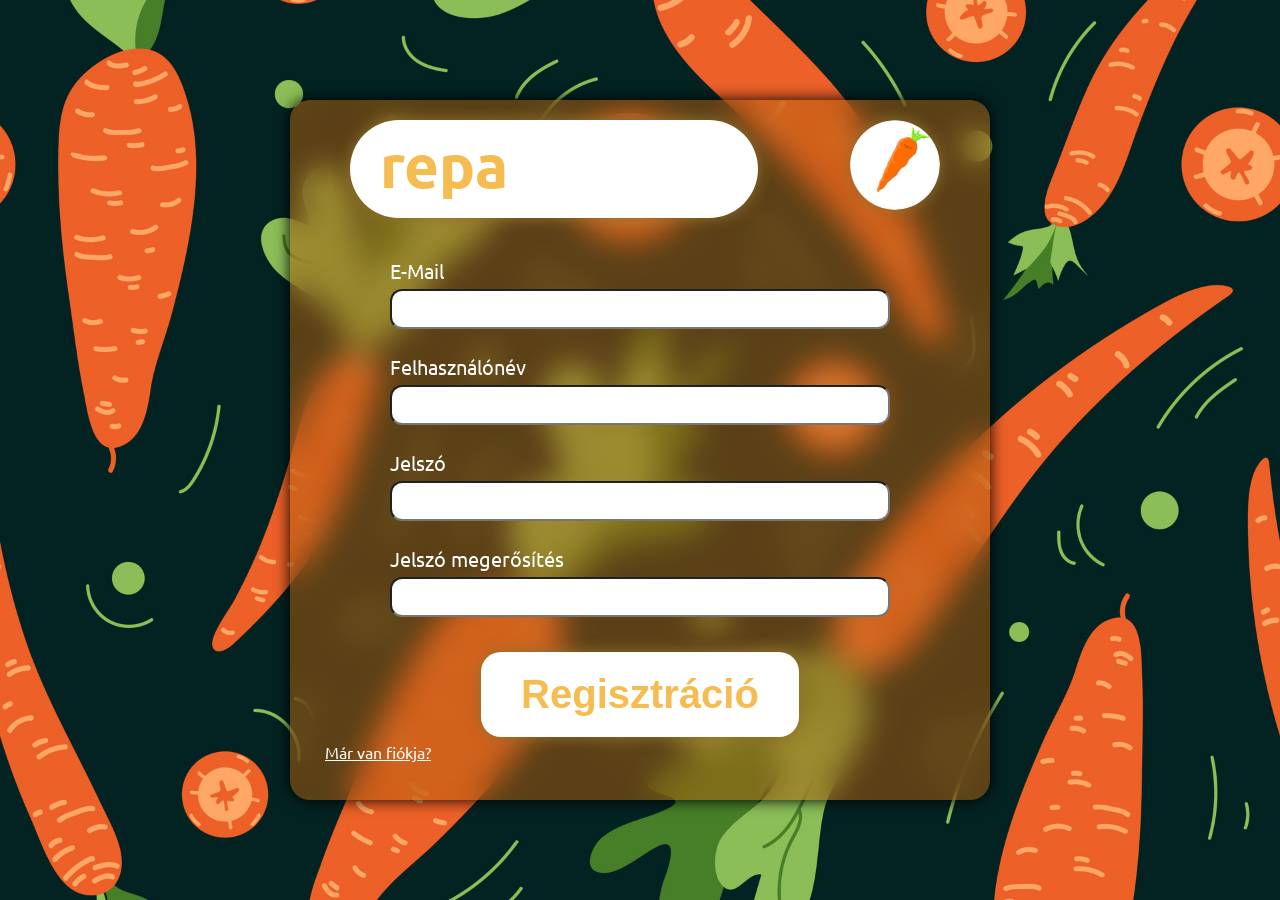
<file: registration.html>
<!DOCTYPE html>
<html lang="hu">
<head>
    <meta charset="UTF-8">
    <meta name="viewport" content="width=device-width, initial-scale=1.0">
    <title>repa | Regisztráció</title>
    <link rel="icon" href="rootimg/favicon.png" class="ikon">

    <!-- CSS -->
    <link rel="stylesheet" href="rootcss/root.css">
    <link rel="stylesheet" href="registration/css/registration.css">
    

    <!-- FONTS -->
    <link href="https://fonts.googleapis.com/css2?family=Ubuntu:ital,wght@0,300;0,400;0,500;0,700;1,300;1,400;1,500;1,700&display=swap" rel="stylesheet">
</head>
<body>
    <form method="POST">
        <div id="head">
            <img src="registration/img/image.png" alt="repa" width="90" class="ikon" style="float: right">
            <h1 id="cim">repa</h1>
        </div>
        <div id="mid-section">
            <label for="input-email" id="e-mail">E-Mail</label>
            <input id="input-email" type="email" class="brackets">
        
            <label for="input-name" class="name-password">Felhasználónév</label>
            <input id="input-name" type="text" class="brackets">
        
            <label for="input-password" class="name-password">Jelszó</label>
            <input id="input-password" type="password" class="brackets">
        
            <label for="last-bracket" class="name-password">Jelszó megerősítés</label>
            <input id="last-bracket" type="password">
        </div>
        <div id="regplace">
            <input type="button" value="Regisztráció" id="registration">
        </div>
        <div id="log">
            <a href="login.html" id="log-style"><p>Már van fiókja?</p></a>
        </div>
    </form>
</body>
</html>
</file>
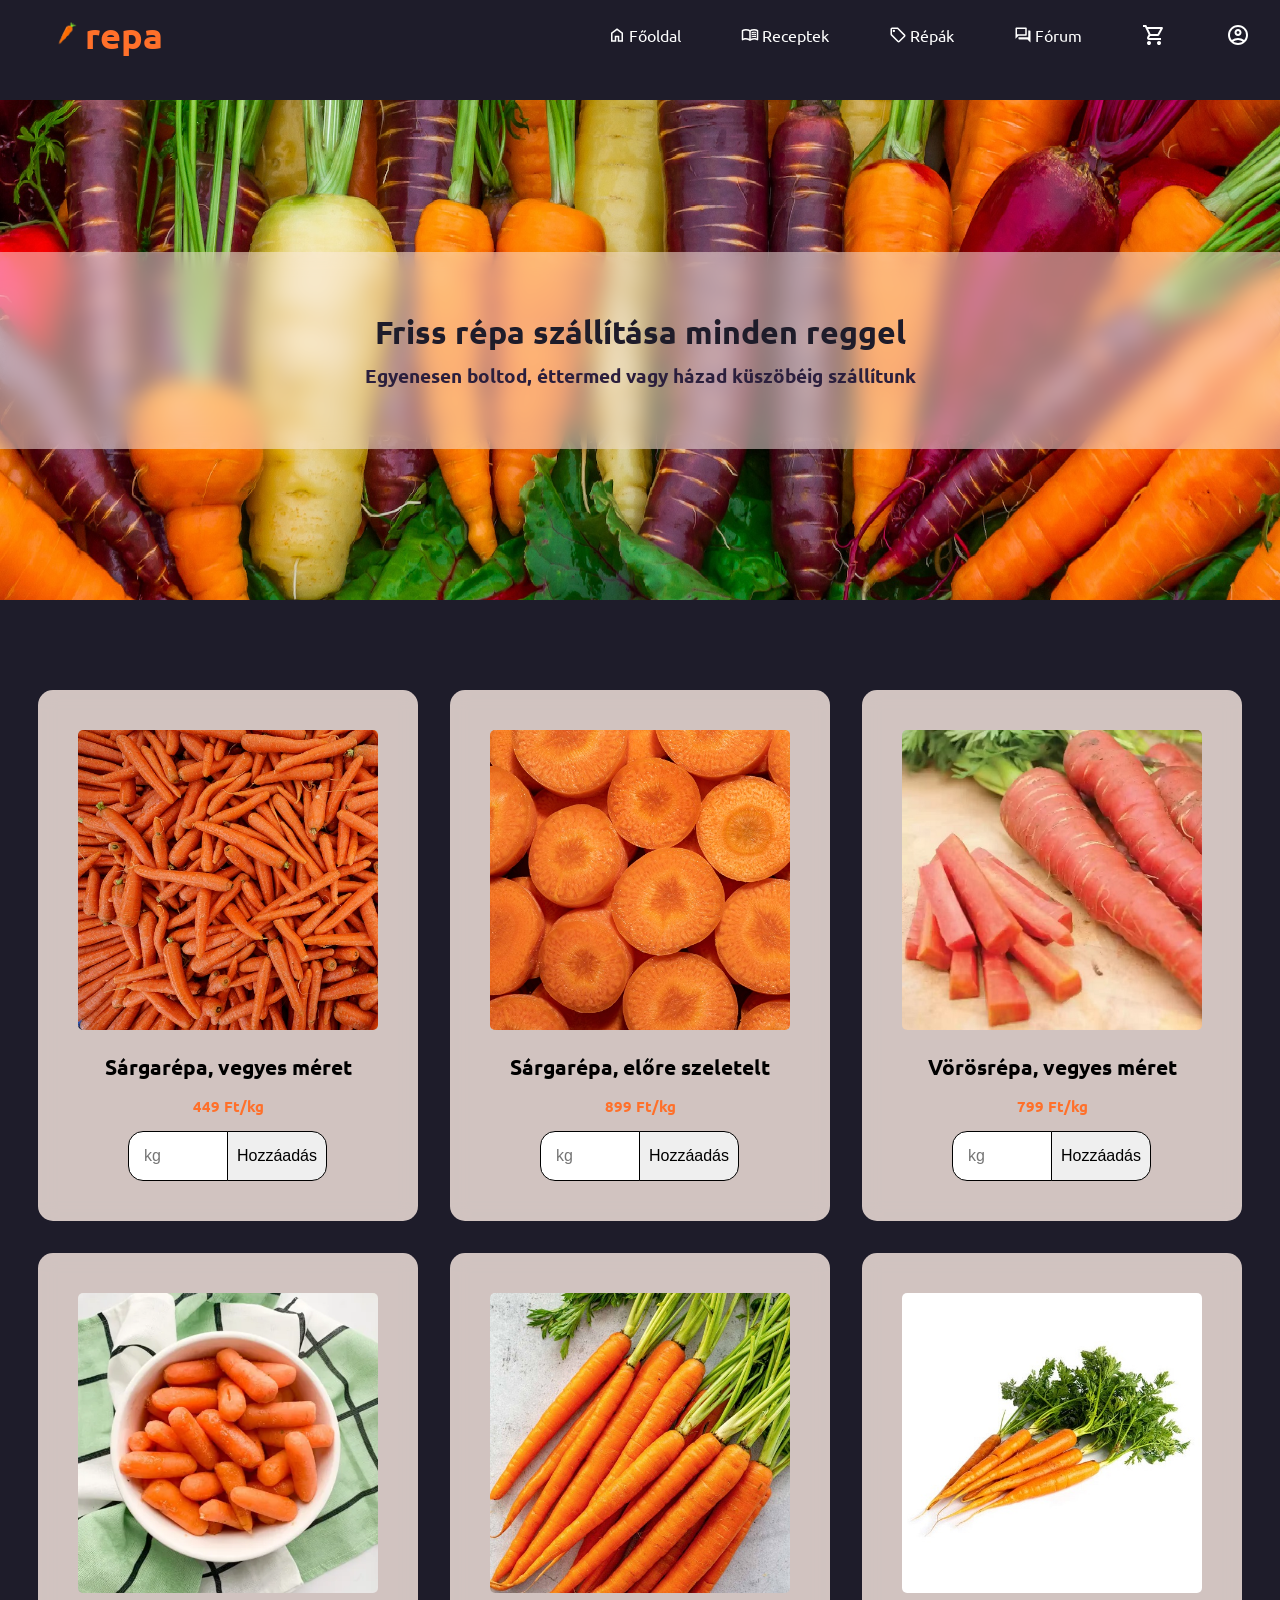
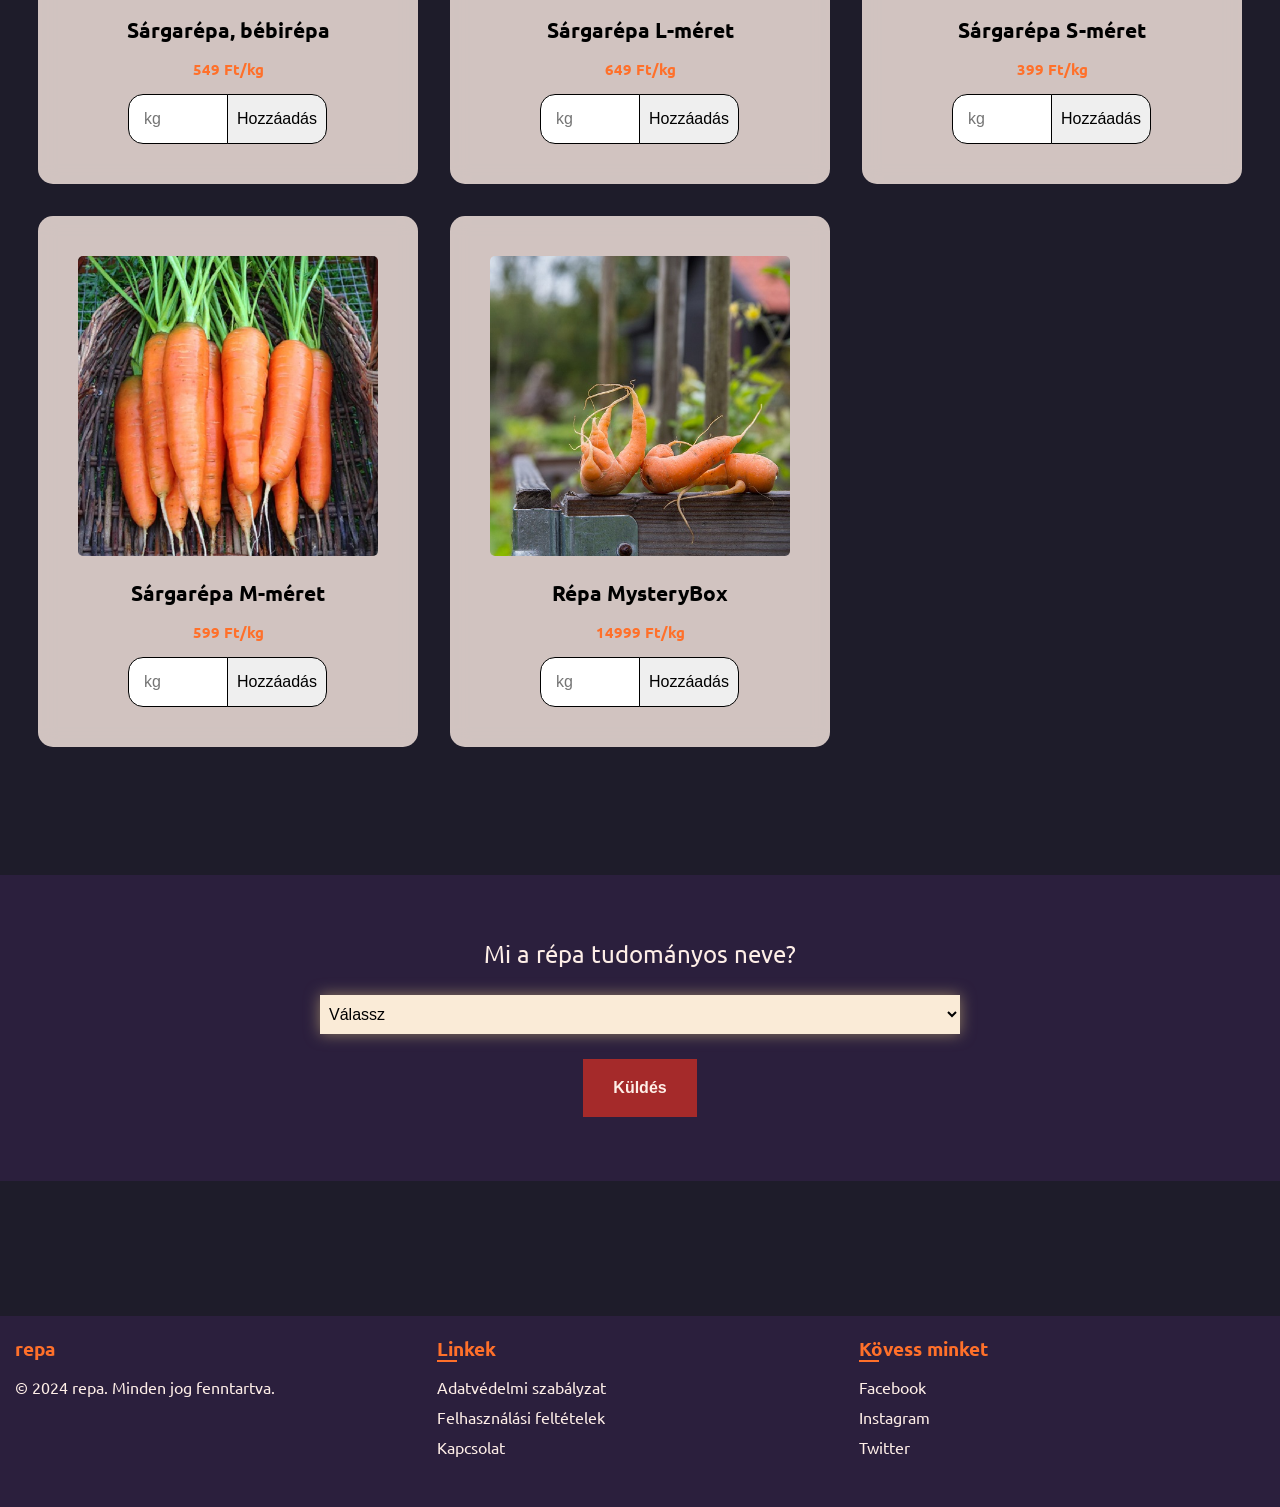
<file: shopfront.html>
<!DOCTYPE html>
<html lang="hu">
<head>
    <meta charset="UTF-8">
    <meta name="viewport" content="width=device-width, initial-scale=1.0">
    <link rel="icon" href="rootimg/favicon.png">

    <!-- JAVASCRIPT LINKS -->
    <script src="rootjs/navbar.js"></script>
    <script src="shopfront/js/discount.js"></script>

    <!--  CSS LINKS -->
    <link rel="stylesheet" href="rootcss/footer.css">
    <link rel="stylesheet" href="rootcss/nav.css">
    <link rel="stylesheet" href="rootcss/root.css">
    <link rel="stylesheet" href="shopfront/css/shopfront.css">

    <!-- FONTS -->
    <link rel="preconnect" href="https://fonts.googleapis.com">
    <link rel="preconnect" href="https://fonts.gstatic.com" crossorigin>
    <link href="https://fonts.googleapis.com/css2?family=Ubuntu:ital,wght@0,300;0,400;0,500;0,700;1,300;1,400;1,500;1,700&display=swap" rel="stylesheet">
    <title>repa | Vásárlás</title>
</head>
<body>


    <!-- NAVBAR, SIDEBAR -->

    <nav>
        <ul class="sidebar">
            <li onclick="hideSidebar()"><a href="#" id="sidebar-close"><svg xmlns="http://www.w3.org/2000/svg" height="24" viewBox="0 -960 960 960" width="24"><path d="m256-200-56-56 224-224-224-224 56-56 224 224 224-224 56 56-224 224 224 224-56 56-224-224-224 224Z"/></svg></a></li>
            <li><a href="index.html"><svg xmlns="http://www.w3.org/2000/svg" height="24" viewBox="0 -960 960 960" width="18"><path d="M240-200h120v-240h240v240h120v-360L480-740 240-560v360Zm-80 80v-480l320-240 320 240v480H520v-240h-80v240H160Zm320-350Z"/></svg>  
                Főoldal</a></li>
            <li><a href="recipe.html"><svg xmlns="http://www.w3.org/2000/svg" height="24" viewBox="0 -960 960 960" width="24"><path d="M560-564v-68q33-14 67.5-21t72.5-7q26 0 51 4t49 10v64q-24-9-48.5-13.5T700-600q-38 0-73 9.5T560-564Zm0 220v-68q33-14 67.5-21t72.5-7q26 0 51 4t49 10v64q-24-9-48.5-13.5T700-380q-38 0-73 9t-67 27Zm0-110v-68q33-14 67.5-21t72.5-7q26 0 51 4t49 10v64q-24-9-48.5-13.5T700-490q-38 0-73 9.5T560-454ZM260-320q47 0 91.5 10.5T440-278v-394q-41-24-87-36t-93-12q-36 0-71.5 7T120-692v396q35-12 69.5-18t70.5-6Zm260 42q44-21 88.5-31.5T700-320q36 0 70.5 6t69.5 18v-396q-33-14-68.5-21t-71.5-7q-47 0-93 12t-87 36v394Zm-40 118q-48-38-104-59t-116-21q-42 0-82.5 11T100-198q-21 11-40.5-1T40-234v-482q0-11 5.5-21T62-752q46-24 96-36t102-12q58 0 113.5 15T480-740q51-30 106.5-45T700-800q52 0 102 12t96 36q11 5 16.5 15t5.5 21v482q0 23-19.5 35t-40.5 1q-37-20-77.5-31T700-240q-60 0-116 21t-104 59ZM280-494Z"/></svg>
                Receptek</a></li>
            <li><a href="shopfront.html"><svg xmlns="http://www.w3.org/2000/svg" height="24" viewBox="0 -960 960 960" width="24"><path d="M570-104q-23 23-57 23t-57-23L104-456q-11-11-17.5-26T80-514v-286q0-33 23.5-56.5T160-880h286q17 0 32 6.5t26 17.5l352 353q23 23 23 56.5T856-390L570-104Zm-57-56 286-286-353-354H160v286l353 354ZM260-640q25 0 42.5-17.5T320-700q0-25-17.5-42.5T260-760q-25 0-42.5 17.5T200-700q0 25 17.5 42.5T260-640ZM160-800Z"/></svg>
                Répák</a></li>
            <li><a href="forum.html"><svg xmlns="http://www.w3.org/2000/svg" height="24" viewBox="0 -960 960 960" width="24"><path d="M280-240q-17 0-28.5-11.5T240-280v-80h520v-360h80q17 0 28.5 11.5T880-680v600L720-240H280ZM80-280v-560q0-17 11.5-28.5T120-880h520q17 0 28.5 11.5T680-840v360q0 17-11.5 28.5T640-440H240L80-280Zm520-240v-280H160v280h440Zm-440 0v-280 280Z"/></svg>
                Fórum</a></li>
            <li><a href="basket.html" id="sidebasket"><svg xmlns="http://www.w3.org/2000/svg" height="24" viewBox="0 -960 960 960" width="24"><path d="M280-80q-33 0-56.5-23.5T200-160q0-33 23.5-56.5T280-240q33 0 56.5 23.5T360-160q0 33-23.5 56.5T280-80Zm400 0q-33 0-56.5-23.5T600-160q0-33 23.5-56.5T680-240q33 0 56.5 23.5T760-160q0 33-23.5 56.5T680-80ZM246-720l96 200h280l110-200H246Zm-38-80h590q23 0 35 20.5t1 41.5L692-482q-11 20-29.5 31T622-440H324l-44 80h480v80H280q-45 0-68-39.5t-2-78.5l54-98-144-304H40v-80h130l38 80Zm134 280h280-280Z"/></svg>
                Kosár</a></li>
            <li><a href="profile.html" id="sideprofile"><svg xmlns="http://www.w3.org/2000/svg" height="24" viewBox="0 -960 960 960" width="24"><path d="M234-276q51-39 114-61.5T480-360q69 0 132 22.5T726-276q35-41 54.5-93T800-480q0-133-93.5-226.5T480-800q-133 0-226.5 93.5T160-480q0 59 19.5 111t54.5 93Zm246-164q-59 0-99.5-40.5T340-580q0-59 40.5-99.5T480-720q59 0 99.5 40.5T620-580q0 59-40.5 99.5T480-440Zm0 360q-83 0-156-31.5T197-197q-54-54-85.5-127T80-480q0-83 31.5-156T197-763q54-54 127-85.5T480-880q83 0 156 31.5T763-763q54 54 85.5 127T880-480q0 83-31.5 156T763-197q-54 54-127 85.5T480-80Zm0-80q53 0 100-15.5t86-44.5q-39-29-86-44.5T480-280q-53 0-100 15.5T294-220q39 29 86 44.5T480-160Zm0-360q26 0 43-17t17-43q0-26-17-43t-43-17q-26 0-43 17t-17 43q0 26 17 43t43 17Zm0-60Zm0 360Z"/></svg>
                Profil</a></li>
        </ul>
        <ul>
            <li>
                <a id="nav-logo" href="index.html"><img src="rootimg/favicon2.png" alt="" id="logo-img">repa</a>
            </li>
            <li><a href="index.html" class="hideOnMobile"><svg xmlns="http://www.w3.org/2000/svg" height="24" viewBox="0 -960 960 960" width="18"><path d="M240-200h120v-240h240v240h120v-360L480-740 240-560v360Zm-80 80v-480l320-240 320 240v480H520v-240h-80v240H160Zm320-350Z"/></svg>  
                Főoldal</a></li>
            <li><a href="recipe.html" class="hideOnMobile"><svg xmlns="http://www.w3.org/2000/svg" height="24" viewBox="0 -960 960 960" width="24"><path d="M560-564v-68q33-14 67.5-21t72.5-7q26 0 51 4t49 10v64q-24-9-48.5-13.5T700-600q-38 0-73 9.5T560-564Zm0 220v-68q33-14 67.5-21t72.5-7q26 0 51 4t49 10v64q-24-9-48.5-13.5T700-380q-38 0-73 9t-67 27Zm0-110v-68q33-14 67.5-21t72.5-7q26 0 51 4t49 10v64q-24-9-48.5-13.5T700-490q-38 0-73 9.5T560-454ZM260-320q47 0 91.5 10.5T440-278v-394q-41-24-87-36t-93-12q-36 0-71.5 7T120-692v396q35-12 69.5-18t70.5-6Zm260 42q44-21 88.5-31.5T700-320q36 0 70.5 6t69.5 18v-396q-33-14-68.5-21t-71.5-7q-47 0-93 12t-87 36v394Zm-40 118q-48-38-104-59t-116-21q-42 0-82.5 11T100-198q-21 11-40.5-1T40-234v-482q0-11 5.5-21T62-752q46-24 96-36t102-12q58 0 113.5 15T480-740q51-30 106.5-45T700-800q52 0 102 12t96 36q11 5 16.5 15t5.5 21v482q0 23-19.5 35t-40.5 1q-37-20-77.5-31T700-240q-60 0-116 21t-104 59ZM280-494Z"/></svg>
                Receptek</a></li>
            <li><a href="shopfront.html" class="hideOnMobile"><svg xmlns="http://www.w3.org/2000/svg" height="24" viewBox="0 -960 960 960" width="24"><path d="M570-104q-23 23-57 23t-57-23L104-456q-11-11-17.5-26T80-514v-286q0-33 23.5-56.5T160-880h286q17 0 32 6.5t26 17.5l352 353q23 23 23 56.5T856-390L570-104Zm-57-56 286-286-353-354H160v286l353 354ZM260-640q25 0 42.5-17.5T320-700q0-25-17.5-42.5T260-760q-25 0-42.5 17.5T200-700q0 25 17.5 42.5T260-640ZM160-800Z"/></svg>
                Répák</a></li>
            <li><a href="forum.html" class="hideOnMobile"><svg xmlns="http://www.w3.org/2000/svg" height="24" viewBox="0 -960 960 960" width="24"><path d="M280-240q-17 0-28.5-11.5T240-280v-80h520v-360h80q17 0 28.5 11.5T880-680v600L720-240H280ZM80-280v-560q0-17 11.5-28.5T120-880h520q17 0 28.5 11.5T680-840v360q0 17-11.5 28.5T640-440H240L80-280Zm520-240v-280H160v280h440Zm-440 0v-280 280Z"/></svg>
                Fórum</a></li>
            <li><a href="basket.html" class="hideOnMobile" id="basket"><svg xmlns="http://www.w3.org/2000/svg" height="24" viewBox="0 -960 960 960" width="24"><path d="M280-80q-33 0-56.5-23.5T200-160q0-33 23.5-56.5T280-240q33 0 56.5 23.5T360-160q0 33-23.5 56.5T280-80Zm400 0q-33 0-56.5-23.5T600-160q0-33 23.5-56.5T680-240q33 0 56.5 23.5T760-160q0 33-23.5 56.5T680-80ZM246-720l96 200h280l110-200H246Zm-38-80h590q23 0 35 20.5t1 41.5L692-482q-11 20-29.5 31T622-440H324l-44 80h480v80H280q-45 0-68-39.5t-2-78.5l54-98-144-304H40v-80h130l38 80Zm134 280h280-280Z"/></svg></a></li>
            <li><a href="profile.html" class="hideOnMobile" id="profile"><svg xmlns="http://www.w3.org/2000/svg" height="24" viewBox="0 -960 960 960" width="24"><path d="M234-276q51-39 114-61.5T480-360q69 0 132 22.5T726-276q35-41 54.5-93T800-480q0-133-93.5-226.5T480-800q-133 0-226.5 93.5T160-480q0 59 19.5 111t54.5 93Zm246-164q-59 0-99.5-40.5T340-580q0-59 40.5-99.5T480-720q59 0 99.5 40.5T620-580q0 59-40.5 99.5T480-440Zm0 360q-83 0-156-31.5T197-197q-54-54-85.5-127T80-480q0-83 31.5-156T197-763q54-54 127-85.5T480-880q83 0 156 31.5T763-763q54 54 85.5 127T880-480q0 83-31.5 156T763-197q-54 54-127 85.5T480-80Zm0-80q53 0 100-15.5t86-44.5q-39-29-86-44.5T480-280q-53 0-100 15.5T294-220q39 29 86 44.5T480-160Zm0-360q26 0 43-17t17-43q0-26-17-43t-43-17q-26 0-43 17t-17 43q0 26 17 43t43 17Zm0-60Zm0 360Z"/></svg></a></li>
            <li class="menu-button" onclick="showSidebar()"><a href="#"><svg xmlns="http://www.w3.org/2000/svg" height="24" viewBox="0 -960 960 960" width="24"><path d="M120-240v-80h720v80H120Zm0-200v-80h720v80H120Zm0-200v-80h720v80H120Z"/></svg></a></li>
        </ul>
    </nav>

    <!-- BANNER -->
    
    <div class="banner">
        <div class="banner-box">
            <h1>Friss répa szállítása minden reggel</h1>
        <h3>Egyenesen boltod, éttermed vagy házad küszöbéig szállítunk</h3>
        </div>
    </div>

    <!-- PRODUCTS -->


    <main class="shop">
        <div class="container">
            <form method="POST" class="product-box">
                <img src="shopfront/img/product1.jpg" alt="">
                <h4>Sárgarépa, vegyes méret</h4>
                <h5>449 Ft/kg</h5>
                <div class="input">
                    <input type="number" placeholder="kg" name="amount">
                    <input type="submit" value="Hozzáadás">
                </div>
            </form>
            <form method="POST" class="product-box">
                <img src="shopfront/img/product2.jpg" alt="">
                <h4>Sárgarépa, előre szeletelt</h4>
                <h5>899 Ft/kg</h5>
                <div class="input">
                    <input type="number" placeholder="kg" name="amount">
                    <input type="submit" value="Hozzáadás">
                </div>
            </form>
            <form method="POST" class="product-box">
                <img src="shopfront/img/product3.jpg" alt="">
                <h4>Vörösrépa, vegyes méret</h4>
                <h5>799 Ft/kg</h5>
                <div class="input">
                    <input type="number" placeholder="kg" name="amount">
                    <input type="submit" value="Hozzáadás">
                </div>
            </form>
            <form method="POST" class="product-box">
                <img src="shopfront/img/product4.webp" alt="">
                <h4>Sárgarépa, bébirépa</h4>
                <h5>549 Ft/kg</h5>
                <div class="input">
                    <input type="number" placeholder="kg" name="amount">
                    <input type="submit" value="Hozzáadás">
                </div>
            </form>
            <form method="POST" class="product-box">
                <img src="shopfront/img/product5.jpeg" alt="">
                <h4>Sárgarépa L-méret</h4>
                <h5>649 Ft/kg</h5>
                <div class="input">
                    <input type="number" placeholder="kg" name="amount">
                    <input type="submit" value="Hozzáadás">
                </div>
            </form>
            <form method="POST" class="product-box">
                <img src="shopfront/img/product6.jpg" alt="">
                <h4>Sárgarépa S-méret</h4>
                <h5>399 Ft/kg</h5>
                <div class="input">
                    <input type="number" placeholder="kg" name="amount">
                    <input type="submit" value="Hozzáadás">
                </div>
            </form>
            <form method="POST" class="product-box">
                <img src="shopfront/img/product7.jpg" alt="">
                <h4>Sárgarépa M-méret</h4>
                <h5>599 Ft/kg</h5>
                <div class="input">
                    <input type="number" placeholder="kg" name="amount">
                    <input type="submit" value="Hozzáadás">
                </div>
            </form>
            <form method="POST" class="product-box">
                <img src="shopfront/img/product8.jpg" alt="">
                <h4>Répa MysteryBox</h4>
                <h5>14999 Ft/kg</h5>
                <div class="input">
                    <input type="number" placeholder="kg" name="amount">
                    <input type="submit" value="Hozzáadás">
                </div>
            </form>
        </div>
    </main>

    <!-- QUIZ -->

    <div id="border">
        <p id="question">Generálj kérdést</p>
        <select name="select" id="answer">
            <option value="selected">Válassz</option>
            <option value="optional1">1</option>
            <option value="optional2">2</option>
            <option value="optional3">3</option>
        </select>
    
        <button id="submit" onclick="openAlert()">Küldés</button>
    </div>

    <!-- ALERT -->

    <div class="overlay">
        <div class="alert">
            <div class="alertHead">
                <h3>A válasz helyes! Itt a jutalmad!</h3>
                <svg onclick="closeAlert()" xmlns="http://www.w3.org/2000/svg" height="24" viewBox="0 -960 960 960" width="24"><path d="m256-200-56-56 224-224-224-224 56-56 224 224 224-224 56 56-224 224 224 224-56 56-224-224-224 224Z"/></svg>
            </div>
            <div class="alertBody">
                <h2 id="discountText">123456789</h2>
            </div>
        </div>
    </div>

    <div class="errorOverlay">
        <div class="alert">
            <div class="alertHead">
                <h3>Sajnos a válasz helytelen!</h3>
                <svg onclick="closeAlert()" xmlns="http://www.w3.org/2000/svg" height="24" viewBox="0 -960 960 960" width="24"><path d="m256-200-56-56 224-224-224-224 56-56 224 224 224-224 56 56-224 224 224 224-56 56-224-224-224 224Z"/></svg>
            </div>
            <div class="alertBody">
                <h2>Ma nem kapsz kupont :c</h2>
            </div>
        </div>
    </div>
    

    <!-- FOOTER -->

    <footer>
        <div class="footer-container">
            <div class="footer-section">
                <h3>repa</h3>
                <p>&copy; 2024 repa. Minden jog fenntartva.</p>
            </div>
            <div class="footer-section">
                <h3>Linkek</h3>
                <ul>
                    <li><a href="aszf.html">Adatvédelmi szabályzat</a></li>
                    <li><a href="ff.html">Felhasználási feltételek</a></li>
                    <li><a href="undermaintenence.html">Kapcsolat</a></li>
                </ul>
            </div>
            <div class="footer-section">
                <h3>Kövess minket</h3>
                <ul>
                    <li><a href="undermaintenence.html">Facebook</a></li>
                    <li><a href="undermaintenence.html">Instagram</a></li>
                    <li><a href="undermaintenence.html">Twitter</a></li>
                </ul>
            </div>
        </div>
    </footer>
</body>
</html>
</file>
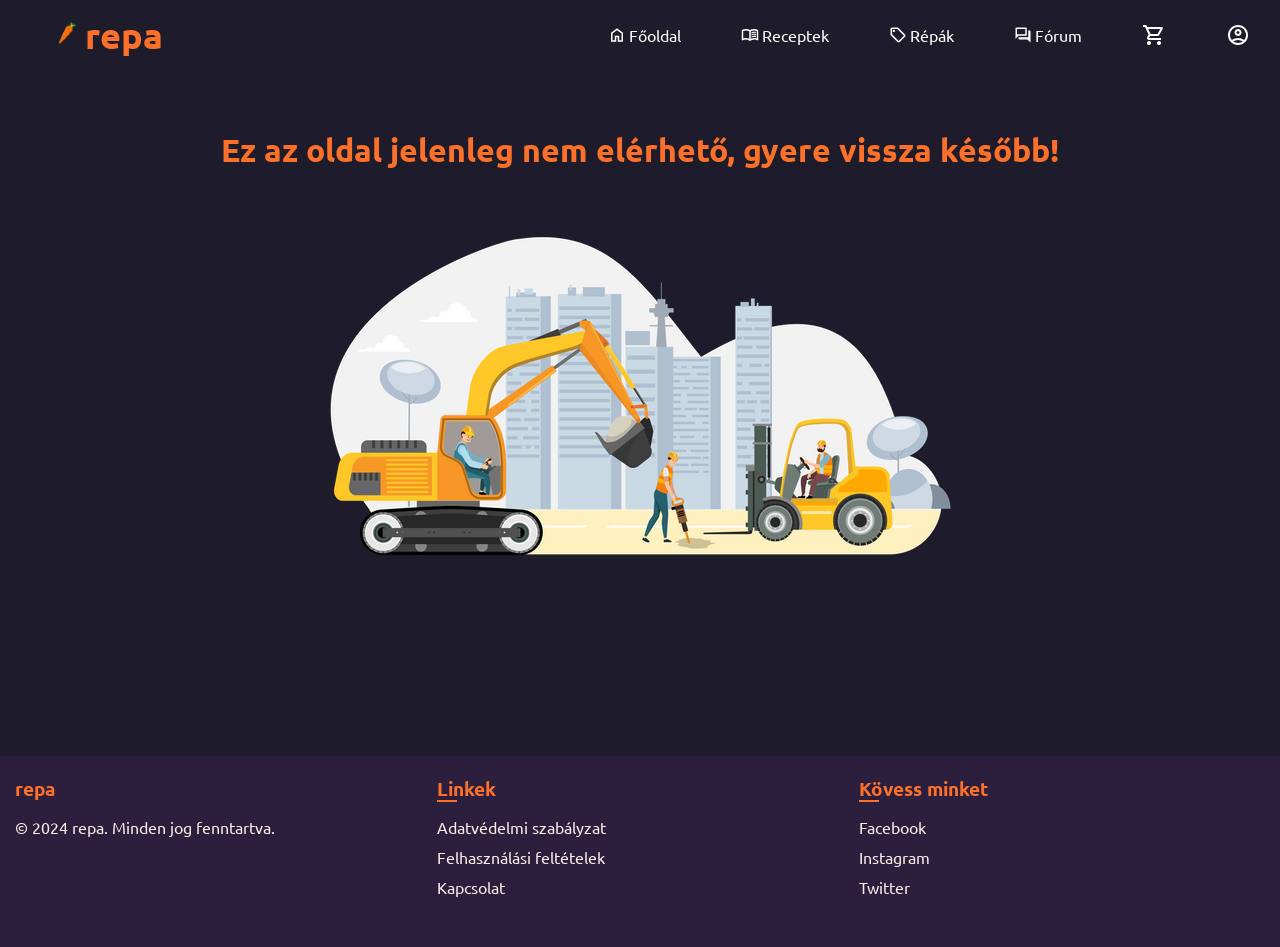
<file: undermaintenence.html>
<!DOCTYPE html>
<html lang="en">
<head>
    <meta charset="UTF-8">
    <meta name="viewport" content="width=device-width, initial-scale=1.0">
    <link rel="icon" href="rootimg/favicon.png">
    <title>repa | Hoppá</title>

     <!-- JAVASCRIPT LINKS -->
     <script src="rootjs/navbar.js"></script>

     <!--  CSS LINKS -->
     <link rel="stylesheet" href="rootcss/footer.css">
     <link rel="stylesheet" href="rootcss/nav.css">
     <link rel="stylesheet" href="rootcss/root.css">
     <link rel="stylesheet" href="misc/MAINTENENCE/css/undermaintenence.css">
 
     <!-- FONTS -->
     <link rel="preconnect" href="https://fonts.googleapis.com">
     <link rel="preconnect" href="https://fonts.gstatic.com" crossorigin>
     <link href="https://fonts.googleapis.com/css2?family=Ubuntu:ital,wght@0,300;0,400;0,500;0,700;1,300;1,400;1,500;1,700&display=swap" rel="stylesheet">
</head>
<body>
    <!-- NAVBAR, SIDEBAR -->


    <nav>
        <ul class="sidebar">
            <li onclick="hideSidebar()"><a href="#" id="sidebar-close"><svg xmlns="http://www.w3.org/2000/svg" height="24" viewBox="0 -960 960 960" width="24"><path d="m256-200-56-56 224-224-224-224 56-56 224 224 224-224 56 56-224 224 224 224-56 56-224-224-224 224Z"/></svg></a></li>
            <li><a href="index.html"><svg xmlns="http://www.w3.org/2000/svg" height="24" viewBox="0 -960 960 960" width="18"><path d="M240-200h120v-240h240v240h120v-360L480-740 240-560v360Zm-80 80v-480l320-240 320 240v480H520v-240h-80v240H160Zm320-350Z"/></svg>  
                Főoldal</a></li>
            <li><a href="recipe.html"><svg xmlns="http://www.w3.org/2000/svg" height="24" viewBox="0 -960 960 960" width="24"><path d="M560-564v-68q33-14 67.5-21t72.5-7q26 0 51 4t49 10v64q-24-9-48.5-13.5T700-600q-38 0-73 9.5T560-564Zm0 220v-68q33-14 67.5-21t72.5-7q26 0 51 4t49 10v64q-24-9-48.5-13.5T700-380q-38 0-73 9t-67 27Zm0-110v-68q33-14 67.5-21t72.5-7q26 0 51 4t49 10v64q-24-9-48.5-13.5T700-490q-38 0-73 9.5T560-454ZM260-320q47 0 91.5 10.5T440-278v-394q-41-24-87-36t-93-12q-36 0-71.5 7T120-692v396q35-12 69.5-18t70.5-6Zm260 42q44-21 88.5-31.5T700-320q36 0 70.5 6t69.5 18v-396q-33-14-68.5-21t-71.5-7q-47 0-93 12t-87 36v394Zm-40 118q-48-38-104-59t-116-21q-42 0-82.5 11T100-198q-21 11-40.5-1T40-234v-482q0-11 5.5-21T62-752q46-24 96-36t102-12q58 0 113.5 15T480-740q51-30 106.5-45T700-800q52 0 102 12t96 36q11 5 16.5 15t5.5 21v482q0 23-19.5 35t-40.5 1q-37-20-77.5-31T700-240q-60 0-116 21t-104 59ZM280-494Z"/></svg>
                Receptek</a></li>
            <li><a href="shopfront.html"><svg xmlns="http://www.w3.org/2000/svg" height="24" viewBox="0 -960 960 960" width="24"><path d="M570-104q-23 23-57 23t-57-23L104-456q-11-11-17.5-26T80-514v-286q0-33 23.5-56.5T160-880h286q17 0 32 6.5t26 17.5l352 353q23 23 23 56.5T856-390L570-104Zm-57-56 286-286-353-354H160v286l353 354ZM260-640q25 0 42.5-17.5T320-700q0-25-17.5-42.5T260-760q-25 0-42.5 17.5T200-700q0 25 17.5 42.5T260-640ZM160-800Z"/></svg>
                Répák</a></li>
            <li><a href="forum.html"><svg xmlns="http://www.w3.org/2000/svg" height="24" viewBox="0 -960 960 960" width="24"><path d="M280-240q-17 0-28.5-11.5T240-280v-80h520v-360h80q17 0 28.5 11.5T880-680v600L720-240H280ZM80-280v-560q0-17 11.5-28.5T120-880h520q17 0 28.5 11.5T680-840v360q0 17-11.5 28.5T640-440H240L80-280Zm520-240v-280H160v280h440Zm-440 0v-280 280Z"/></svg>
                Fórum</a></li>
            <li><a href="basket.html" id="sidebasket"><svg xmlns="http://www.w3.org/2000/svg" height="24" viewBox="0 -960 960 960" width="24"><path d="M280-80q-33 0-56.5-23.5T200-160q0-33 23.5-56.5T280-240q33 0 56.5 23.5T360-160q0 33-23.5 56.5T280-80Zm400 0q-33 0-56.5-23.5T600-160q0-33 23.5-56.5T680-240q33 0 56.5 23.5T760-160q0 33-23.5 56.5T680-80ZM246-720l96 200h280l110-200H246Zm-38-80h590q23 0 35 20.5t1 41.5L692-482q-11 20-29.5 31T622-440H324l-44 80h480v80H280q-45 0-68-39.5t-2-78.5l54-98-144-304H40v-80h130l38 80Zm134 280h280-280Z"/></svg>
                Kosár</a></li>
            <li><a href="profile.html" id="sideprofile"><svg xmlns="http://www.w3.org/2000/svg" height="24" viewBox="0 -960 960 960" width="24"><path d="M234-276q51-39 114-61.5T480-360q69 0 132 22.5T726-276q35-41 54.5-93T800-480q0-133-93.5-226.5T480-800q-133 0-226.5 93.5T160-480q0 59 19.5 111t54.5 93Zm246-164q-59 0-99.5-40.5T340-580q0-59 40.5-99.5T480-720q59 0 99.5 40.5T620-580q0 59-40.5 99.5T480-440Zm0 360q-83 0-156-31.5T197-197q-54-54-85.5-127T80-480q0-83 31.5-156T197-763q54-54 127-85.5T480-880q83 0 156 31.5T763-763q54 54 85.5 127T880-480q0 83-31.5 156T763-197q-54 54-127 85.5T480-80Zm0-80q53 0 100-15.5t86-44.5q-39-29-86-44.5T480-280q-53 0-100 15.5T294-220q39 29 86 44.5T480-160Zm0-360q26 0 43-17t17-43q0-26-17-43t-43-17q-26 0-43 17t-17 43q0 26 17 43t43 17Zm0-60Zm0 360Z"/></svg>
                Profil</a></li>
        </ul>
        <ul>
            <li>
                <a id="nav-logo" href="index.html"><img src="rootimg/favicon2.png" alt="" id="logo-img">repa</a>
            </li>
            <li><a href="index.html" class="hideOnMobile"><svg xmlns="http://www.w3.org/2000/svg" height="24" viewBox="0 -960 960 960" width="18"><path d="M240-200h120v-240h240v240h120v-360L480-740 240-560v360Zm-80 80v-480l320-240 320 240v480H520v-240h-80v240H160Zm320-350Z"/></svg>  
                Főoldal</a></li>
            <li><a href="recipe.html" class="hideOnMobile"><svg xmlns="http://www.w3.org/2000/svg" height="24" viewBox="0 -960 960 960" width="24"><path d="M560-564v-68q33-14 67.5-21t72.5-7q26 0 51 4t49 10v64q-24-9-48.5-13.5T700-600q-38 0-73 9.5T560-564Zm0 220v-68q33-14 67.5-21t72.5-7q26 0 51 4t49 10v64q-24-9-48.5-13.5T700-380q-38 0-73 9t-67 27Zm0-110v-68q33-14 67.5-21t72.5-7q26 0 51 4t49 10v64q-24-9-48.5-13.5T700-490q-38 0-73 9.5T560-454ZM260-320q47 0 91.5 10.5T440-278v-394q-41-24-87-36t-93-12q-36 0-71.5 7T120-692v396q35-12 69.5-18t70.5-6Zm260 42q44-21 88.5-31.5T700-320q36 0 70.5 6t69.5 18v-396q-33-14-68.5-21t-71.5-7q-47 0-93 12t-87 36v394Zm-40 118q-48-38-104-59t-116-21q-42 0-82.5 11T100-198q-21 11-40.5-1T40-234v-482q0-11 5.5-21T62-752q46-24 96-36t102-12q58 0 113.5 15T480-740q51-30 106.5-45T700-800q52 0 102 12t96 36q11 5 16.5 15t5.5 21v482q0 23-19.5 35t-40.5 1q-37-20-77.5-31T700-240q-60 0-116 21t-104 59ZM280-494Z"/></svg>
                Receptek</a></li>
            <li><a href="shopfront.html" class="hideOnMobile"><svg xmlns="http://www.w3.org/2000/svg" height="24" viewBox="0 -960 960 960" width="24"><path d="M570-104q-23 23-57 23t-57-23L104-456q-11-11-17.5-26T80-514v-286q0-33 23.5-56.5T160-880h286q17 0 32 6.5t26 17.5l352 353q23 23 23 56.5T856-390L570-104Zm-57-56 286-286-353-354H160v286l353 354ZM260-640q25 0 42.5-17.5T320-700q0-25-17.5-42.5T260-760q-25 0-42.5 17.5T200-700q0 25 17.5 42.5T260-640ZM160-800Z"/></svg>
                Répák</a></li>
            <li><a href="forum.html" class="hideOnMobile"><svg xmlns="http://www.w3.org/2000/svg" height="24" viewBox="0 -960 960 960" width="24"><path d="M280-240q-17 0-28.5-11.5T240-280v-80h520v-360h80q17 0 28.5 11.5T880-680v600L720-240H280ZM80-280v-560q0-17 11.5-28.5T120-880h520q17 0 28.5 11.5T680-840v360q0 17-11.5 28.5T640-440H240L80-280Zm520-240v-280H160v280h440Zm-440 0v-280 280Z"/></svg>
                Fórum</a></li>
            <li><a href="basket.html" class="hideOnMobile" id="basket"><svg xmlns="http://www.w3.org/2000/svg" height="24" viewBox="0 -960 960 960" width="24"><path d="M280-80q-33 0-56.5-23.5T200-160q0-33 23.5-56.5T280-240q33 0 56.5 23.5T360-160q0 33-23.5 56.5T280-80Zm400 0q-33 0-56.5-23.5T600-160q0-33 23.5-56.5T680-240q33 0 56.5 23.5T760-160q0 33-23.5 56.5T680-80ZM246-720l96 200h280l110-200H246Zm-38-80h590q23 0 35 20.5t1 41.5L692-482q-11 20-29.5 31T622-440H324l-44 80h480v80H280q-45 0-68-39.5t-2-78.5l54-98-144-304H40v-80h130l38 80Zm134 280h280-280Z"/></svg></a></li>
            <li><a href="profile.html" class="hideOnMobile" id="profile"><svg xmlns="http://www.w3.org/2000/svg" height="24" viewBox="0 -960 960 960" width="24"><path d="M234-276q51-39 114-61.5T480-360q69 0 132 22.5T726-276q35-41 54.5-93T800-480q0-133-93.5-226.5T480-800q-133 0-226.5 93.5T160-480q0 59 19.5 111t54.5 93Zm246-164q-59 0-99.5-40.5T340-580q0-59 40.5-99.5T480-720q59 0 99.5 40.5T620-580q0 59-40.5 99.5T480-440Zm0 360q-83 0-156-31.5T197-197q-54-54-85.5-127T80-480q0-83 31.5-156T197-763q54-54 127-85.5T480-880q83 0 156 31.5T763-763q54 54 85.5 127T880-480q0 83-31.5 156T763-197q-54 54-127 85.5T480-80Zm0-80q53 0 100-15.5t86-44.5q-39-29-86-44.5T480-280q-53 0-100 15.5T294-220q39 29 86 44.5T480-160Zm0-360q26 0 43-17t17-43q0-26-17-43t-43-17q-26 0-43 17t-17 43q0 26 17 43t43 17Zm0-60Zm0 360Z"/></svg></a></li>
            <li class="menu-button" onclick="showSidebar()"><a href="#"><svg xmlns="http://www.w3.org/2000/svg" height="24" viewBox="0 -960 960 960" width="24"><path d="M120-240v-80h720v80H120Zm0-200v-80h720v80H120Zm0-200v-80h720v80H120Z"/></svg></a></li>
        </ul>
    </nav>

    
    <div class="wrapper">
        <h1 id="header">Ez az oldal jelenleg nem elérhető, gyere vissza később!</h1>
        <img src="misc/MAINTENENCE/img/construction.webp" alt="construction" id="construction">
    </div>
    
    <!-- FOOTER -->

    <footer>
        <div class="footer-container">
            <div class="footer-section">
                <h3>repa</h3>
                <p>&copy; 2024 repa. Minden jog fenntartva.</p>
            </div>
            <div class="footer-section">
                <h3>Linkek</h3>
                <ul>
                    <li><a href="aszf.html">Adatvédelmi szabályzat</a></li>
                    <li><a href="ff.html">Felhasználási feltételek</a></li>
                    <li><a href="undermaintenence.html">Kapcsolat</a></li>
                </ul>
            </div>
            <div class="footer-section">
                <h3>Kövess minket</h3>
                <ul>
                    <li><a href="undermaintenence.html">Facebook</a></li>
                    <li><a href="undermaintenence.html">Instagram</a></li>
                    <li><a href="undermaintenence.html">Twitter</a></li>
                </ul>
            </div>
        </div>
    </footer>
</body>
</html>
</file>
<file: rootcss/footer.css>
:root {
  --main-color: #ff702a;
  --text-color: #fff;
  --bg-color: #1e1c2a;
  --accent-color: #2b1f3d;
  --white-accent: #feeee7;
  --main-color2: #E3E6F3;
  --main-orange: hsl(29, 100%, 59%);
}

footer {
    background-color: var(--accent-color);
    color: var(--white-accent);
    padding: 20px 0;
    margin-top: 15vh;
  }
  
  .footer-container {
    display: flex;
    justify-content: space-around;
    align-items: flex-start;
    gap: 1rem;
    flex-wrap: wrap;
    padding: 0 15px;
  }
  
  .footer-section {
    flex: 30%;
    margin-bottom: 20px;
  
  }
  
  .footer-section h3 {
    margin-bottom: 15px;
    position: relative;
    color: var(--main-color);
  }
  
  .footer-section:first-of-type h3::after {
    width: 0px;
  }
  
  .footer-section h3::after {
    content: '';
    position: absolute;
    left: 0;
    bottom: 0;
    height: 2px;
    width: 20px;
    background-color: var(--main-color);
  }
  
  .footer-section p {
    margin: 0;
  }
  
  .footer-section ul {
    list-style: none;
    padding: 0;
  }
  
  .footer-section ul li {
    margin-bottom: 10px;
  }
  
  .footer-section ul li a {
    color: var(--white-accent);
    text-decoration: none;
  }
</file>
<file: rootcss/nav.css>
:root {
  --main-color: #ff702a;
  --text-color: #fff;
  --bg-color: #1e1c2a;
  --accent-color: #2b1f3d;
  --white-accent: #feeee7;
  --main-color2: #E3E6F3;
  --main-orange: hsl(29, 100%, 59%);
}

/**
* NAVIGACIOS BAR
**/
nav {
  background-color: var(--bg-color);
  /*box-shadow: 3px 3px 5px rgba(0, 0, 0, 0.2);*/
  position: absolute;
  top: 0;
  right: 0;
  left: 0;
}

#logo-img {
  width: 30px;
  margin-right: 5px;
  display: inline;
  vertical-align: center;
}

nav ul {
  list-style-type: none;
  width: 100%;
  display: flex;
  justify-content: flex-end;
  align-items: center;
}
  
nav ul li {
  height: 70px;
  vertical-align: center;
} 
  
nav a {
  height: 100%;
  padding: 0px 30px;
  display: flex;
  align-items: center;
  color: white;
  transition: background-color 0.2s;
}

#basket svg, #profile svg, #sideprofile svg, #sidebasket svg{
  width: 24px;
  margin: 0px;
}
  
nav a:hover {
  background-color: var(--main-color);
}
  
nav li:first-child {
  margin-right: auto;
}
  
nav li:first-child a:hover {
  background-color: var(--bg-color);
}
  
nav li:first-child a {
  color: var(--main-color);
  font-weight: 700;
  font-size: 2.25rem;
  padding: 0px 50px;
}
  
  
/**
* SIDEBAR
**/
  
  
svg {
  fill: white;
}

.hideOnMobile svg{
  margin-right: 3px;
  width: 18px;
}

.sidebar {
  position: fixed;
  top: 0;
  right: 0;
  height: 100vh;
  width: 250px;
  backdrop-filter: blur(25px);
  background-color: #ffffff00;
  display: none;
  flex-direction: column;
  justify-content: flex-start;
  align-items: flex-start;
  box-shadow: -10px 0px 10px rgba(0, 0, 0, 0.2);
  z-index: 9999;
}

.sidebar a:hover {
  background-color: rgba(0, 0, 0, .5);
}

.sidebar li {
  width: 100%;
}

#sidebar-close{
  display: block;
  text-align: center;
}

.sidebar a {
  width: 100%;
}

.menu-button {
  display: none;
}

@media(max-width: 960px) {
  .hideOnMobile{
    display: none;
  }
  .menu-button{
    display: block;
  }
}

@media(max-width: 450px) {
  .sidebar {
    width: 100%;
  }
  .sidebar ul {
    justify-items: center;
  }
}
</file>
<file: rootcss/root.css>
* {
    padding: 0px;
    margin: 0px;
    text-decoration: none;
    scroll-behavior: smooth;
    box-sizing: border-box;
}

:root {
  --main-color: #ff702a;
  --text-color: #fff;
  --bg-color: #1e1c2a;
  --accent-color: #2b1f3d;
  --white-accent: #feeee7;
  --main-color2: #E3E6F3;
  --main-orange: hsl(29, 100%, 59%);
}

body {
    font-family: "Ubuntu", sans-serif;
    background-color: var(--bg-color);
    padding-top: 70px;
}

::-webkit-scrollbar {
  width: 10px;
}

::-webkit-scrollbar-track {
  border-radius: 10px;
}

::-webkit-scrollbar-thumb {
  background: #140e1d;
  border-radius: 10px;
}
</file>
<file: index/css/index.css>
:root {
  --main-color: #ff702a;
  --text-color: #fff;
  --bg-color: #1e1c2a;
  --accent-color: #2b1f3d;
  --white-accent: #feeee7;
  --main-color2: #E3E6F3;
  --main-orange: hsl(29, 100%, 59%);
}

/**
* WELCOME
**/

.welcome-wrapper {
  color: var(--main-color);
  font-size: 1.5rem;
  text-align: center;
  margin: 3% 0px;
}

.welcome-wrapper img {
  max-width: 35%;
  min-width: 35%;
  padding-bottom: 30px;
}


.login-link {
  color: var(--white-accent);
  font-size: 2rem;
  display: block;
  text-decoration: underline;
  margin-left: 3%;
  margin-bottom: 2%;
}


/**
* STORE BANNER
*/

.wrapper {
  background-color: var(--accent-color);
  display: flex;
  flex-direction: row;
  padding: 50px 0px;
  column-gap: 4%;
  margin-bottom: 15vh;
  flex: 50%;
}

.text {
  display: block;
  margin: auto;
  margin-left: 3%;
  flex: 50%;
}

.text h1 {
  color: var(--main-color);
  font-weight: 700;
  text-shadow: black 2px 2px .3px;
}

.text p {
  margin: 20px 0px;
  color: var(--white-accent);
  display: block;
}

.text a {
  color: var(--white-accent);
  background-color: var(--main-color);
  font-weight: 700;
  padding: 10px 15px;
  border-radius: 5px 20px;
  display: inline-block;
  transition: all .3s ease-out;
  min-width: 150px;
}

.text a:hover {
  translate: 0px -2px;
  box-shadow: 0px 0px 15px rgba(255, 145, 0, 0.5);
  transition: all .15s ease-out;
}

.banner-img {
  flex: 50%;
  padding: 1.5%;
}

.banner-img img {
  max-width: 100%;
  margin: auto;
  display: block;
}

/**
* RECIPES BANNER
*/

.recipes{
  justify-content: space-around;
  display: flex;
  flex-direction: row;
  column-gap: 1.5%;
}

.recipes-wrapper:first-of-type {
  padding: 100px 0px;
  margin-bottom: 25vh;
}

.recipes-wrapper h3, h2 {
  color: var(--main-color);
  text-align: center;
}

.recipes-wrapper h2 {
  color: var(--white-accent);
  margin: 15px 0px 25px 0px;
}

.recipes h3 {
  display: block;
  text-align: center;
  color: black;
  margin: 5% 0px;
}

.recipes p {
  display: inline-block;
  text-align: center;
  margin: auto;
}

.recipes a {
  display: block;
  margin: auto;
  text-align: center;
  margin-top: 15%;
  max-width: 140px;
  background-color: var(--main-color);
  color: var(--white-accent);
  padding: 10px;
  font-weight: bold;
  transition: all .15s ease-out;
}

.recipes a:hover {
  box-shadow: 0px 0px 15px rgba(255, 145, 0, 0.8);
  transition: all .15s ease-out;
}

.recipes-img-div{
  justify-content: center;
  align-items: center;
  padding: 25px;
  background-color: var(--white-accent);
  border-radius: 5px;
  max-width: 500px;
  display: flex;
  flex: 50%;
  column-gap: 25px;
  transition: all .5s ease-out;
}

.recipes-img-div:hover {
  translate: 0px -5px;
  transition: all .2s ease-out;
}

.recipes-img-div img {
  width: 200px;
  height: 250px;
}

.recipes-h1{
  display: block;
}

/**
* FORUM BANNER
*/

#forum-img {
  max-width: 80%;
  margin-left: 3%;
  display: block;
}

/**
* MERCH
**/

.merch {
  max-width: 240px;
  min-width: 240px;
  max-height: 240px;
  min-height: 240px;
}




@media (max-width: 768px) {
  .footer-container {
      flex-direction: column;
  }

}


@media(max-width: 800px) {
  .wrapper {
    flex-direction: column;
    row-gap: 25px;
    margin-bottom: 5vh;
  }

  .wrapper:first-of-type{
    margin-top: 15vh;
  }

  .recipes-wrapper{
    margin-bottom: 5vh;
  }
  .text h1, p {
    text-align: center;
  }
  .text a {
    display: block;
    text-align: center;
    width: 26%;
    margin: auto;
  }
  .banner-img img {
    max-width: 80%;
    display: block;
    margin: auto;
  }
  .text {
    margin: auto;
  }
  #forum-img {
    margin: auto;
    display: block;
  }
}

@media(max-width: 1230px){
  .recipes{
    flex-direction: column;
    row-gap: 25px;
  }
  .recipes-img-div{
    margin: auto;
  }
  .welcome-wrapper img {
    max-width: 70%;
  }
  .welcome-wrapper {
    margin: 5% 0px;
  }
}

@media(max-width: 500px){
  .recipes-img-div{
    border-radius: 0px;
  }
  .welcome-wrapper {
    margin: 25% 0px;
  }
}

@media(max-width: 450px) {
  .recipes-img-div{
    flex-direction: column;
  }
  .recipes-img-div a {
    margin-top: 25px;
  }
  .welcome-wrapper {
    margin: 35% 0px;
  }
}
</file>
<file: misc/ASZF/css/aszf.css>
:root {
    --main-color: #ff702a;
    --text-color: #fff;
    --bg-color: #1e1c2a;
    --accent-color: #2b1f3d;
    --white-accent: #feeee7;
    --main-color2: #E3E6F3;
    --main-orange: hsl(29, 100%, 59%);
  }

body {
    background-color: var(--bg-color);
    padding-top: 130px;
    color: var(--white-accent);
}
.wrapper {
    max-width: 70%;
    margin: auto;
}

h1 {
    color: var(--main-color);
    margin-bottom: 20px;
}

h2 {
    margin-bottom: 5px;
}

p {
    margin-bottom: 25px;
}
</file>
<file: basket/css/basket.css>
:root {
  --main-color: #ff702a;
  --text-color: #fff;
  --bg-color: #1e1c2a;
  --accent-color: #2b1f3d;
  --white-accent: #feeee7;
  --main-color2: #E3E6F3;
  --main-orange: hsl(29, 100%, 59%);
}

body {
  color: var(--white-accent);
  padding-top: 100px;
}

.wrapper{
  display: grid;
  grid-template-columns: 2fr 1fr;
  grid-template-rows: 1fr 1fr 1fr;
  grid-template-areas: 
  "payment-container items-container" 
  "payment-container items-container" 
  "payment-container discount-container";
  height: 70vh;
}

.payment-container, .discount-container {
  background-color: var(--accent-color);
  border: 1px var(--white-accent) solid;
  grid-area: payment-container;
  display: flex;
  flex-direction: column;
  justify-content: center;
  align-items: center;
}

.payment-container div {
  width: 80%;
  margin: 1.5vh 0px;
}

.items-container {
  grid-area: items-container;
  background-color: var(--accent-color);
  border: 1px var(--white-accent) solid;
  border-left: 0;
  overflow-y: scroll;
}


.item {
  display: flex;
  flex-direction: row;
  margin: 15px;
  padding: 10px;
  align-items: center;
  justify-content: space-around;
  gap: 1%;
  border: solid 2px rgba(255, 255, 255, 0.308);
  border-radius: 10px;
  text-align: center;
}

.item div {
  margin-left: 3%;
}

.item div a {
  color: white;
  font-size: 13px;
  display: inline-block;
  margin-top: 5px;
  display: block;
  text-align: center;
}

.item-price {
  color: var(--main-color);
}

.items-container input[type="number"] {
  width: 35px;
  height: 25px;
  text-align: center;
}

.items-container img {
  max-width: 80px;
  border-radius: 4px;
}

.discount-container {
  grid-area: discount-container;
  background-color: var(--accent-color);
  border: 1px var(--white-accent) solid;
  border-left: 0;
  border-top: 0;
  text-align: center;
}

.discount-container input {
  width: 100%;
  height: 35px;
  border-radius: 10px;
  border: 0px;
  outline: none;
  padding-left: 20px;
}

.discount-container input[type="text"] {
  margin: 5% 0px;
  width: 60%;
  border-top-right-radius: 0px;
  border-bottom-right-radius: 0px;
  translate: 4px 0px;
}

.discount-container button {
  width: 30%;
  height: 35px;
  padding: 8px 7px;
  background-color: var(--main-color);
  color: var(--white-accent);
  border: 0;
  border-radius: 0px 5px 5px 0px;
  transition: all .2s ease-out;
}

.discount-container button:hover {
  cursor: pointer;
  box-shadow: 0px 0px 10px 1px var(--main-color);
}

main {
  margin: 0px 5%;
}

button span {
  display: block;
  text-align: center;
}

.payment-container input{
  width: 100%;
  height: 35px;
  border-radius: 10px;
  border: 0px;
  outline: none;
  padding-left: 20px;
}
.expdate {
  display: grid;
  grid-template-columns: 1fr 15px 1fr;
  padding: 0px 20%;
}

.expdate input , .cvv input {
  display: inline-block;
  text-align: center;
  padding: 0;
}

.inline {
  display: inline-block;
  text-align: center;
}

.cvv {
  max-width: 100px;
}

.pay {
  padding: 20px 10px;
  margin: 15px 0px 0px 0px;
  width: 150px;
  display: inline-block;
  font-size: 1.2rem;
  font-weight: bold;
  color: var(--white-accent);
  border-radius: 5px;
  background-color: var(--main-color);
  border: 0;
  transition: all .2s ease-out;
}
.pay:hover {
  cursor: pointer;
  translate: 0px -2px;
  box-shadow: 0px 0px 10px 1px var(--main-color);
}

@media(max-width: 970px) {
  .wrapper{
    grid-template-columns: 1fr;
    grid-template-rows: 2fr 2fr 1fr;
    grid-template-areas: 
    "payment-container" 
    "items-container" 
    "discount-container";
    height: auto;
  }

  .discount-container{
    border: 1px solid var(--white-accent);
    translate: 0px -2px;
  }
  .items-container {
    border: 1px solid var(--white-accent);
    translate: 0px -1px;
  }
}
</file>
<file: misc/FF/css/ff.css>
:root {
    --main-color: #ff702a;
    --text-color: #fff;
    --bg-color: #1e1c2a;
    --accent-color: #2b1f3d;
    --white-accent: #feeee7;
    --main-color2: #E3E6F3;
    --main-orange: hsl(29, 100%, 59%);
  }

body {
    background-color: var(--bg-color);
    padding-top: 130px;
    color: var(--white-accent);
}
.wrapper {
    max-width: 70%;
    margin: auto;
}

h1 {
    color: var(--main-color);
    margin-bottom: 20px;
}

h2 {
    margin-bottom: 5px;
}

p {
    margin-bottom: 25px;
}
</file>
<file: forum/css/forum.css>
:root {
  --main-color: #ff702a;
  --text-color: #fff;
  --bg-color: #1e1c2a;
  --accent-color: #2b1f3d;
  --white-accent: #feeee7;
  --main-color2: #E3E6F3;
  --main-orange: hsl(29, 100%, 59%);
}

body {
  color: var(--white-accent);
  padding-top: 100px;
}

.wrapper {
  margin: 0px 8%;
}

.comment-input-area {
  margin: auto;
  width: 50%;
}

.comment-input-area textarea {
  resize: none;
  width: 100%;
  height: 120px;
  border: 0;
  background-color: var(--white-accent);
  outline: none;
  padding: 1.5%;
  border-radius: 5px 5px 0px 0px;
}

.comment-input-area button {
  display: block;
  width: 100%;
  padding: 10px 20px;
  border: 0;
  translate: 0px -3px;
  background-color: var(--main-color);
  color: var(--white-accent);
  font-size: 1rem;
  transition: all .1s ease-out;
  border-radius: 0px 0px 5px 5px;
}

.comment-input-area button:hover {
  background-color: #ff7b39;
  cursor: pointer;
}

.comment-input-area button:active{
  background-color: #cf561a;
}

.comment {
  margin-bottom: 4%;
  background-color: var(--accent-color);
  padding: 15px;
  border-radius: 5px;
}

.username {
  color: var(--main-color);
  margin-bottom: 2px;
  font-size: 1.1rem;
}

.sentDate {
  margin-bottom: 7px;
  font-size: .8rem;
}

.commentText {
  margin-top: 1%;

}

.comment img {
  width: 35px;
  height: 35px;
  border-radius: 100%;
  margin-right: max(5px, .5%);
}

.userDetails {
  display: flex;
  flex-direction: row;
  width: 100%;
}

svg {
  display: inline-block;
  width: 28px;
  height: 28px;
}

.header {
  display: flex;
  flex-direction: row;
  justify-content: left;
  align-items: center;
  margin-bottom: 3%;
}

@media(max-width: 800px) {
  .comment-input-area {
    width: 100%;
  }
}

@media(max-width: 600px) {
  .header {
    justify-content: center;
  }
}

@media(max-width: 410px) {
  
  .header h1 {
    font-size: 1.7rem;
  }

  svg {
    width: 23px;
    height: 23px;
  }
}

@media(max-width: 350px) {

  .header h1 {
    font-size: 1.2rem;
  }
  body {
    padding-top: 100px;
  }
}
</file>
<file: login/css/login.css>
body {
    background-image: url(../img/wallpaper.jpg);
    background-repeat: repeat;
    background-size: cover;
    font-family: "Ubuntu", sans-serif;
    display: flex;
    justify-content: center;
    align-items: center;
    min-height: 100vh;
    margin: 0;
    padding-top: 0px;
}

form {
    background-color: rgba(180, 94, 13, 0.5);
    backdrop-filter: blur(15px);
    border-radius: 20px;
    border: none;
    box-shadow: 0px 0px 15px rgb(0, 0, 0);
    margin:auto;
    width: 700px;
}

.ikon {
    display: flex;
    border-radius: 100%;
    border: none;
    box-shadow: 0px 0px 15px rgb(146, 112, 48);
    display: block;
    align-items: right;
}


#cim {
    display: flex;
    padding: 5px 270px 15px 30px;
    margin: 0px 0px 0px 0px;
    border-radius: 80px;
    color: rgb(245, 188, 81);
    font-size: 60px;
    background-color: white;
    display: inline-block;
    box-shadow: 1px 1px 2px rgb(146, 112, 48);
}

#head {
    padding: 20px 50px 20px 60px;
}

#login {
    background-color: white;
    color: rgb(245, 188, 81);
    border-radius: 20px;
    border: none;
    box-shadow: 0px 0px 15px rgb(146, 112, 48);
    transition: 0.2s;
    cursor: pointer;
    vertical-align: bottom;
    padding: 20px 40px 20px 40px;
    font-size: 40px;
    font-weight: bold;
    margin: auto;
    margin-top: 30px;
}

#logplace {
    display: flex;
}

#login:hover {
    background-color: antiquewhite;
    color: rgb(167, 129, 59);
}

#login:active {
    background-color: rgb(245, 188, 81);
    color: white;
}

#mid-section {
    display: flex;
    flex-direction: column;
    padding: 20px 0px 20px 90px;
}

.brackets {
    display: flex;
    border-radius: 12px;
    height: 40px;
    width: 500px;
    font-size: 20px;
    outline: none;
    padding-left: 10px;
}

label {
    display: flex;
    display: block;
    color: white;
    font-size: 20px;
}

.name-pword {
    margin: 25px 0px 5px 0px;
}

#log {
    display: flex;
    padding: 5px 10px 10px 35px;
}

#log-style {
    font-size: 25;
    color: white;
    margin: 0px 0px 0px 0px;
    transition: 0.2;
    text-decoration: underline;
}

#log-style:hover {
    color: rgb(206, 206, 206);
}

#log-style:active {
    color: rgb(250, 250, 250);
}

@media(max-width:700px) {

    form {
        max-width: 450px;
    }

    .brackets {
        width: 300px;
    }

    #head {
        display: flex;
        justify-content: center;
        padding: 20px 60px 20px 60px;
    }

    #head img {
        display: none;
    }

    #cim {
        padding: 10px 40px 10px 40px;
    }

    #login {
        padding: 10px 20px 10px 20px;
        font-size: 30px;
    }

    #mid-section {
        display: flex;
        padding: 0px;
        align-items: center;
    }

    .name-pword {
        margin: 15px 0px 5px 0px;
    }

}

@media(max-width:450px) {

    form {
        position: absolute;
        max-width: 100%;
        height: 100%;
        border-radius: 0px;
    }

    .brackets,
    #last-bracket {
        width: 250px;
    }

}
</file>
<file: merch/css/merch.css>
* {
  padding: 0px;
  margin: 0px;
  text-decoration: none;
  scroll-behavior: smooth;
  box-sizing: border-box;
}

:root {
--main-color: #ff702a;
--text-color: #fff;
--bg-color: #1e1c2a;
--accent-color: #2b1f3d;
--white-accent: #feeee7;
--main-color2: #E3E6F3;
--main-orange: hsl(29, 100%, 59%);
}

body {
  font-family: "Ubuntu" sans-serif;
  background-color: white;
  padding-top: 70px;
}

::-webkit-scrollbar-thumb {
  background: var(--main-color2);
  border-radius: 10px;
}

/*
* BANNER
*/

.banner {
  margin-bottom: 5%;
}

.banner img {
  max-width: 100%;
}


/**
* PRODUCT CARDS
*/


.toCart:hover {
  fill: var(--white-accent);
  background-color: black;
}

input[type=number] {
  -moz-appearance: textfield;
  appearance: textfield;
}

.container {
  display: grid;
  grid-template-columns: repeat(auto-fit, minmax(340px, auto));
  gap: 2rem;
  align-items: center;
  justify-content: space-around;
  text-align: center;
  padding: 0px 5%;
}

.product-box {
  background-color: var(--main-color2);
  box-shadow: 0px 0px 30px 0px #E3E6F3;
  backdrop-filter: blur(10px);
  padding: 10px;
  border-radius: 25px;
}

.product-disc {
  text-align: left;
  display: flex;
  flex-direction: row;
  margin: 10px;
}

.product-disc h4 {
  color: black;
}

.product-disc h6{
  color: black;
}

.product-disc h5 {
  padding-top: 10px;
}

.toCart {
  background-color: #fff;
  justify-content: center;
  align-items: center;
  display: flex;
  position: absolute;
  right: 10px;
  bottom: 10px;
  padding: 10px;
  border-radius: 100%;
  transition: all .1s ease-out;
}

.toCart:hover {
  background-color: black;
  cursor: pointer;
}

.toCart:hover svg {
  fill: white;
}

.product-box img {
  width: 300px;
  border-radius: 25px;
}

footer {
  background-color: var(--main-color2);
  color: var(--main-orange);
}

.footer-section h3{
  color: var(--main-orange);
}

.footer-section h3::after {
  background-color: var(--main-orange);
}

.footer-section ul li a {
  color: black;
}

.footer-section p {
  color: black;
}
</file>
<file: merch/css/merchNav.css>
* {
  padding: 0px;
  margin: 0px;
  text-decoration: none;
  scroll-behavior: smooth;
  box-sizing: border-box;
}

:root {
--main-color: #ff702a;
--text-color: #fff;
--bg-color: #1e1c2a;
--accent-color: #2b1f3d;
--white-accent: #feeee7;
--main-color2: #E3E6F3;
--main-orange: hsl(29, 100%, 59%);
}

/**
* NAVIGACIOS BAR
**/

:root {
  --main-color: #E3E6F3;
  --main-orange: hsl(29, 93%, 18%);
}

body {
  color: var(--main-orange);
}

nav {
  background-color: var(--main-color);
  /*box-shadow: 3px 3px 5px rgba(0, 0, 0, 0.2);*/
  position: absolute;
  top: 0;
  right: 0;
  left: 0;
}

#logo-img {
  width: 30px;
  margin-right: 5px;
  display: inline;
  vertical-align: center;
}

nav ul {
  list-style-type: none;
  width: 100%;
  display: flex;
  justify-content: flex-end;
  align-items: center;
}
  
nav ul li {
  height: 70px;
  position: relative;
  display: flex;
  align-items: center;
  justify-content: center;
} 
  
nav a {
  padding: 0px 30px;
  display: flex;
  align-items: center;
  transition: all 0.1s ease-out;
  color: var(--main-orange);
  font-weight: bold;
}

#basket svg, #profile svg{
  width: 24px;
  margin: 0px;
}

nav a:hover, a:hover svg {
  color: black;
  fill: black;
}

nav ul li a:hover::after {
  content: "";
  width: 30%;
  height: 2px;
  background-color: black;
  position: absolute;
  bottom: 20px;
  left: 30px;
}

nav ul li:first-child a:hover::after {
  width: 0px;
}
  
nav li:first-child {
  margin-right: auto;
}
  
nav li:first-child a:hover {
  color: var(--main-orange);
}
  
nav li:first-child a {
  font-weight: 700;
  font-size: 2.25rem;
  padding: 0px 50px;
}
  
  
/**
* SIDEBAR
**/
  
  
svg {
  fill: var(--main-orange);
}

.hideOnMobile svg{
  margin-right: 3px;
  width: 18px;
}

.sidebar {
  position: fixed;
  top: 0;
  right: 0;
  height: 100vh;
  width: 250px;
  backdrop-filter: blur(25px);
  background-color: #ffffff00;
  display: none;
  flex-direction: column;
  justify-content: flex-start;
  align-items: flex-start;
  box-shadow: -10px 0px 10px rgba(0, 0, 0, 0.2);
  z-index: 9999;
}


.sidebar li {
  width: 100%;
}

#sidebar-close{
  display: block;
  text-align: center;
}

.sidebar a {
  width: 100%;
}

.menu-button {
  display: none;
}

@media(max-width: 960px) {
  .hideOnMobile{
    display: none;
  }
  .menu-button{
    display: block;
  }
}

@media(max-width: 450px) {
  .sidebar {
    width: 100%;
  }
  .sidebar ul {
    justify-items: center;
  }
}
</file>
<file: profile/css/profile.css>
body {
  padding-top: 10%;
  background-image: url(../img/background-texture-carrots-vegetables-wallpaper-0a0eb9f237cb96e8cd7ad76a8644bc9e.jpg);
  justify-content: center;
  align-content: center;
}

:root {
  --main-color: #ff702a;
  --text-color: #fff;
  --bg-color: #1e1c2a;
  --accent-color: #2b1f3d;
  --white-accent: #feeee7;
  --main-color2: #E3E6F3;
  --main-orange: hsl(29, 100%, 59%);
}

footer {
  background-color: var(--bg-color);
}

#border {
  display: flex;
  justify-content: center;
  align-content: center;
  border: none;
  flex-direction: row;
}

#picture-side,
#info-side {
  display: flex;
  flex-direction: column;
  box-shadow: 0px 0px 15px rgb(109, 109, 109);
  backdrop-filter: blur(50px);
}

#picture-side {
  background-color: rgba(34, 13, 65, 0.4);
  border-radius: 20px 0px 0px 20px;
  padding: 30px 50px 30px 50px;
  justify-content: center;
}

#info-side {
  background-color: rgba(255, 255, 255, 0.4);
  border-radius: 0px 20px 20px 0px;
}

#picture {
  display: flex;
  justify-content: center;
  align-content: center;
}

#picture img {
  width: 200px;
  border-radius: 100px;
}

input[type="file"] {
  display: none;
}

#upload {
  display: inline-block;
  margin: auto;
  margin-top: 15px;
  margin-bottom: 0px;
  padding: 10px 20px 10px 20px;
  background-color: white;
  border-radius: 10px;
  border: none;
  transition: 0.2s;
  cursor: pointer;
  font-size: 15px;
  color: var(--accent-color);
}

#upload:hover {
  background-color: rgb(172, 172, 172);
}

#upload:active {
  background-color: rgb(83, 83, 83);
  color: var(--text-color);
}

#name {
  padding: 20px 20px 30px 20px;
  display: flex;
  font-size: 25px;
  color: var(--text-color);
  justify-content: center;
  align-content: center;
}

.info {
  padding: 60px 40px 60px 30px;
  min-width: 600px;
  display: flex;
  font-size: 30px;
  color: var(--bg-color);
  justify-items: center;
  align-items: flex-start;
  flex-direction: column;
}

h5 {
  margin-bottom: 5px;
}

input[type="text"] {
  display: none;
}

#avatar {
  display: flex;
}

#change {
  display: inline-block;
  margin-left: 5px;
  background-color: rgba(255, 255, 255, 0);
  border: none;
  cursor: pointer;
  font-size: 15px;
  color: var(--bg-color);
}

#edit {
  display: flex;
  flex-direction: row;
}

#edit-button {
  fill: black;
}

#nickname {
  display: none;
}

#submit {
  display: flex;
  flex-direction: row;
}

#changeName {
  margin-bottom: 5px;
  padding: 10px 20px 10px 20px;
  background-color: white;
  border-radius: 10px 0px 0px 10px;
  border: none;
  transition: 0.2s;
  font-size: 15px;
  color: var(--accent-color);
}

#saveName {
  display: none;
  margin-bottom: 5px;
  text-align: center;
  padding: 10px 10px 10px 10px;
  background-color: rgb(228, 228, 228);
  border-radius: 0px 10px 10px 0px;
  border: none;
  transition: 0.2s;
  cursor: pointer;
  font-size: 15px;
  color: var(--accent-color);
}

#saveName:hover {
  background-color: rgb(201, 201, 201);
}

#saveName:active {
  background-color: rgb(146, 146, 146);
}

@media(max-width:900px) {

  body {
    padding-top: 100px;
  }

  #border {
    flex-direction: column;
  }

  #picture-side {
    border-radius: 20px 20px 0px 0px;
    
  }
  
  #info-side {
    border-radius: 0px 0px 20px 20px;
  }
}

@media(max-width: 600px) {

  body {
    padding-top: 70px;
  }

  #border {
    position: relative;
    left: 0;
    right: 0;
    width: 100%;
  }

  #picture-side {
    border-radius: 0px;
  }

  #info-side {
    border-radius: 0px;
  }

  .info {
    min-width: 0px;
    font-size: 20px;
  }

  footer {
    margin: 0;
  }
}
</file>
<file: recipe/css/recipe.css>
body {
    padding-top: 6%;
}

#pic {
  display: flex;
  background-image: url(../img/bg.jpg);
  background-position: center;
  height: 500px;
  flex-direction: column;
  justify-content: center;
}

#title {
  color: var(--accent-color);
  font-size: 60px;
  /*box-shadow: 0px 0px 15px rgb(194, 194, 194);*/
  padding-left: 60px;
  padding-top: 50px;
  padding-bottom: 50px;
  backdrop-filter: blur(50px);
  background-color: rgba(255, 255, 255, 0.4);
}

.row {
  display: flex;
  justify-content:flex-start;
  overflow-x: scroll;
}

#start {
  color: white;
  font-size: 20px;
}

.head {
  background-color: var(--accent-color);
  box-shadow: 0px 0px 15px rgb(0, 0, 0);
  padding-left: 30px;
  padding-top: 10px;
  padding-bottom: 10px;
  color: var(--main-color);
}

::-webkit-scrollbar {
  width: 10px;
}

::-webkit-scrollbar-track {
  border-radius: 10px;
}

::-webkit-scrollbar-thumb {
  background: #140e1d;
  border-radius: 10px;
}

.flip-card {
  background-color: transparent;
  min-width: 350px;
  max-width: 350px;
  height: 700px;
  perspective: 1000px;
  display: flex;
  flex-direction: column;
  justify-content: center;
  margin: 70px 50px 70px 50px;
}

.flip-card-inner {
  position: relative;
  width: 100%;
  height: 100%;
  text-align: center;
  transition: transform 0.6s;
  transform-style: preserve-3d;
  display: flex;
  border: none;
  box-shadow: 0px 0px 15px rgb(0, 0, 0);
  border-radius: 10px;
}

.flip-card:hover .flip-card-inner {
  transform: rotateY(180deg);
}

.flip-card-front, .flip-card-back {
  position: absolute;
  width: 100%;
  height: 100%;
  -webkit-backface-visibility: hidden;
  backface-visibility: hidden;
}

.flip-card-front {
  padding: 20px;
  color: var(--text-color);
  text-align: center;
}

.flip-card-front h1 {
  padding-top: 5%;
}

.flip-card-back {
  color: white;
  transform: rotateY(180deg);
  padding: 20px;
  text-align: left;
}

.flip-card-back p,
.flip-card-back h3 {
  padding-bottom: 8px;
}

.flip-card img {
  width:300px;
  height:500px;
  object-fit: cover;
  border-radius: 10px;
  margin-bottom: 15px;
}

@media(max-width: 1100px) {

  #title {
    font-size: 40px;
    text-align: center;
    padding: 5% 0px;
  }

}

@media(max-width: 450px) {
  
  .flip-card:first-of-type {
    margin-left: 15px;
  }

}
</file>
<file: registration/css/registration.css>
body {
    background-image: url(../img/wallpaper.jpg);
    background-repeat: repeat;
    background-size: cover;
    display: flex;
    justify-content: center;
    align-items: center;
    min-height: 100vh;
    margin: 0;
    padding-top: 0px;
}

form {
    background-color: rgba(180, 94, 13, 0.5);
    backdrop-filter: blur(15px);
    border-radius: 20px;
    border: none;
    box-shadow: 0px 0px 15px rgb(0, 0, 0);
    margin:auto;
    width: 700px;
    height: 700px;
}

.ikon {
    display: flex;
    border-radius: 100%;
    border: none;
    box-shadow: 0px 0px 15px rgb(146, 112, 48);
    display: block;
    align-items: right;
}


#cim {
    display: flex;
    padding: 5px 250px 15px 30px;
    margin: 0px 0px 0px 0px;
    border-radius: 80px;
    color: rgba(245, 188, 81);
    font-size: 60px;
    background-color: white;
    display: inline-block;
    box-shadow: 0px 0px 15px rgb(146, 112, 48);
}

#head {
    padding: 20px 50px 20px 60px;
}

#registration {
    background-color: white;
    color: rgb(245, 188, 81);
    border-radius: 20px;
    border: none;
    box-shadow: 0px 0px 15px rgb(146, 112, 48);
    transition: 0.2s;
    cursor: pointer;
    vertical-align: bottom;
    padding: 20px 40px 20px 40px;
    font-size: 40px;
    font-weight: bold;
    margin: auto;
}

#regplace {
    display: flex;
}

#registration:hover {
    background-color: antiquewhite;
    color: rgb(167, 129, 59);
}

#registration:active {
    background-color: rgb(245, 188, 81);
    color: white;
}

.brackets {
    display: flex;
    border-radius: 12px;
    height: 40px;
    width: 500px;
    margin: auto;
    font-size: 20px;
    outline: none;
    padding-left: 10px;
}

label {
    display: flex;
    color: white;
    font-size: 20px;
}

#e-mail {
    display: flex;
    margin: 0px 0px 5px 100px;
}

.name-password {
    margin: 25px 0px 5px 100px;
}

#last-bracket {
    display: flex;
    border-radius: 12px;
    height: 40px;
    width: 500px;
    margin: auto;
    font-size: 20px;
    margin-bottom: 15px;
    outline: none;
    padding-left: 10px;
}

#select {
    display: inline-block;
    color: white;
    font-size: 20px;
    margin-left: 35px;
}

#button {
    margin: 5px 5px 5px 5px;
    color: rgb(245, 188, 81);
    font-size: 30px;
}

#button:hover {
    color: rgb(167, 129, 59);
}

#mid-section {
    padding: 20px 0px 20px 0px;
}

#log {
    display: flex;
    padding: 5px 10px 10px 35px;
}

#log-style {
    font-size: 25;
    color: white;
    margin: 0px 0px 0px 0px;
    transition: 0.2;
    text-decoration: underline;
}

#log-style:hover {
    color: rgb(206, 206, 206);
}

#log-style:active {
    color: rgb(250, 250, 250);
}

@media(max-width:700px) {

    form {
        max-width: 450px;
    }

    .brackets,
    #last-bracket {
        width: 300px;
    }

    #head {
        display: flex;
        justify-content: center;
        padding: 20px 60px 20px 60px;
    }

    #head img {
        display: none;
    }

    #cim {
        padding: 10px 40px 10px 40px;
    }

    #registration {
        padding: 10px 20px 10px 20px;
        font-size: 30px;
    }

    #e-mail {
        justify-content: center;
        margin: 15px 0px 5px 0px;
    }

    .name-password {
        justify-content: center;
        margin: 15px 0px 5px 0px;
    }

}

@media(max-width:450px) {

    form {
        position: absolute;
        max-width: 100%;
        height: 100%;
        border-radius: 0px;
    }

    .brackets,
    #last-bracket {
        width: 250px;
    }

}
</file>
<file: shopfront/css/shopfront.css>
:root {
  --main-color: #ff702a;
  --text-color: #fff;
  --bg-color: #1e1c2a;
  --accent-color: #2b1f3d;
  --white-accent: #feeee7;
  --main-color2: #E3E6F3;
  --main-orange: hsl(29, 100%, 59%);
}

body {
  padding-top:0px;
}
/*
* BANNER
*/

.banner {
  width: 100%;
  height: 500px;
  background-image: url("../img/banner2.jpg");
  background-size: cover;
  background-position: center;
  margin: 100px 0px 90px 0px;
  display: flex;
  align-items: center;
  justify-content: center;
}

.banner-box {
  background-color: rgba(254, 238, 231, .5);
  backdrop-filter: blur(10px);
  text-align: center;
  width: 100%;
  padding: 60px;
}
.banner-box h1 {
  color: var(--bg-color);
  margin-bottom: 10px;
}

.banner-box h3 {
  color: var(--accent-color);
}

/**
* PRODUCT CARDS
*/

input::-webkit-outer-spin-button,
input::-webkit-inner-spin-button {
  -webkit-appearance: none;
  margin: 0;
}

input[type=number] {
  -moz-appearance: textfield;
  appearance: textfield;
}

.container {
  display: grid;
  grid-template-columns: repeat(auto-fit, minmax(360px, auto));
  gap: 2rem;
  align-items: center;
  justify-content: center;
  text-align: center;
}

.product-box {
  background-color: rgba(254, 238, 231, .8);
  backdrop-filter: blur(10px);
  padding: 40px;
  border-radius: 15px;
}


.product-box img {
  max-width: 300px;
  border-radius: 5px;
}

.input {
  max-width: 300px;
  align-items: center;
  display: flex;
  justify-content: center;
}

.product-box input[type="number"] {
  width: 100px;
  height: 50px;
  border-radius: 15px 0px 0px 15px;
  outline: none;
  border: 1px solid black;
  padding-left: 15px;
  font-size: 1rem;
}

.product-box input[type="submit"] {
  width: 100px;
  height: 50px;
  border-radius: 0px 15px 15px 0px;
  outline: none;
  border: 1px solid black;
  translate: -1px 0px;
  font-size: 12pt;
  transition: all .1s ease-out;
}

.product-box input[type="submit"]:hover {
  background-color: var(--main-color);
  color: var(--white-accent);
  cursor: pointer;
}

.product-box h4 {
  margin: 20px 0px 0px 0px;
  font-size: 16pt;
}
.product-box h5 {
  font-size: 11pt;
  margin: 15px 0px;
  color: var(--main-color);
  font-weight: bold;
}

/**
* ALERT
**/

.alert {
  display: flex;
  flex-direction: column;
  align-items: center;
  justify-content: center;
  background-color: var(--bg-color);
  max-width: 50%;
  position: fixed;
  top: 20%;
  right: 20%;
  left: 20%;
  bottom: 20%;
  margin: auto;
}

.alertBody {
  flex: 4;
  background-color: var(--accent-color);
  color: var(--white-accent);
  width: 100%;
  display: flex;
  justify-content: center;
  align-items: center;
  z-index: 998;
  text-align: center;
}

.alertHead {
  display: flex;
  align-items: center;
  flex: 1;
  width: 100%;
}

.alertHead svg {
  fill: var(--white-accent);
  position: absolute;
  right: 5%;
}

.alertHead svg:hover {
  cursor: pointer;
}

.alertHead h3 {
  color: var(--white-accent);
  display: inline-block;
  padding: 0px 50px 0px 30px;
}

.overlay {
  position: fixed;
  left: 0;
  right: 0;
  top: 0;
  bottom: 0;
  background-color: rgba(0, 0, 0, .5);
  z-index: 999;
  display: none;
}

.errorOverlay {
  position: fixed;
  left: 0;
  right: 0;
  top: 0;
  bottom: 0;
  background-color: rgba(0, 0, 0, .5);
  z-index: 999;
  display: none;
}

/**
* QUIZ
**/

#border {
  display: flex;
  align-items: center;
  justify-content: center;
  flex-direction: column;
  margin-top: 10%;
  background-color: var(--accent-color);
  padding: 5% 0px;
}


#border p {
  font-size: 1.5rem;
  color: var(--white-accent);
}

#answer {
  border: none;
  background-color: antiquewhite;
  box-shadow: 0px 0px 15px rgb(143, 123, 98);
  font-size: 1rem;
  outline: none;
  width: 50%;
  padding: 10px 5px;
  margin: 2% 0px;
}

#submit {
  display: inline-block;
  border: none;
  background-color: brown;
  color: var(--white-accent);
  font-weight: bold;
  font-size: 1rem;
  padding: 20px 30px;
  cursor: pointer;
  transition: 0.2s;
}

#submit:hover {
  background-color: rgb(105, 26, 26);
}

#submit:active {
  background-color: rgb(59, 14, 14);
}

@media(max-width: 500px) {
  .alert h2 {
    font-size: 1rem;
  }
}
</file>
<file: misc/MAINTENENCE/css/undermaintenence.css>
:root {
    --main-color: #ff702a;
    --text-color: #fff;
    --bg-color: #1e1c2a;
    --accent-color: #2b1f3d;
    --white-accent: #feeee7;
    --main-color2: #E3E6F3;
    --main-orange: hsl(29, 100%, 59%);
  }

body {
    background-color: var(--bg-color);
    justify-content: center;
    padding-top: 130px;
}

#construction {
    max-width: 100%;
}

#header {
    color: var(--main-color);
    text-align: center;
}

.wrapper {
    display: flex;
    flex-direction: column;
    align-items: center;
    justify-content: center;
}
</file>
